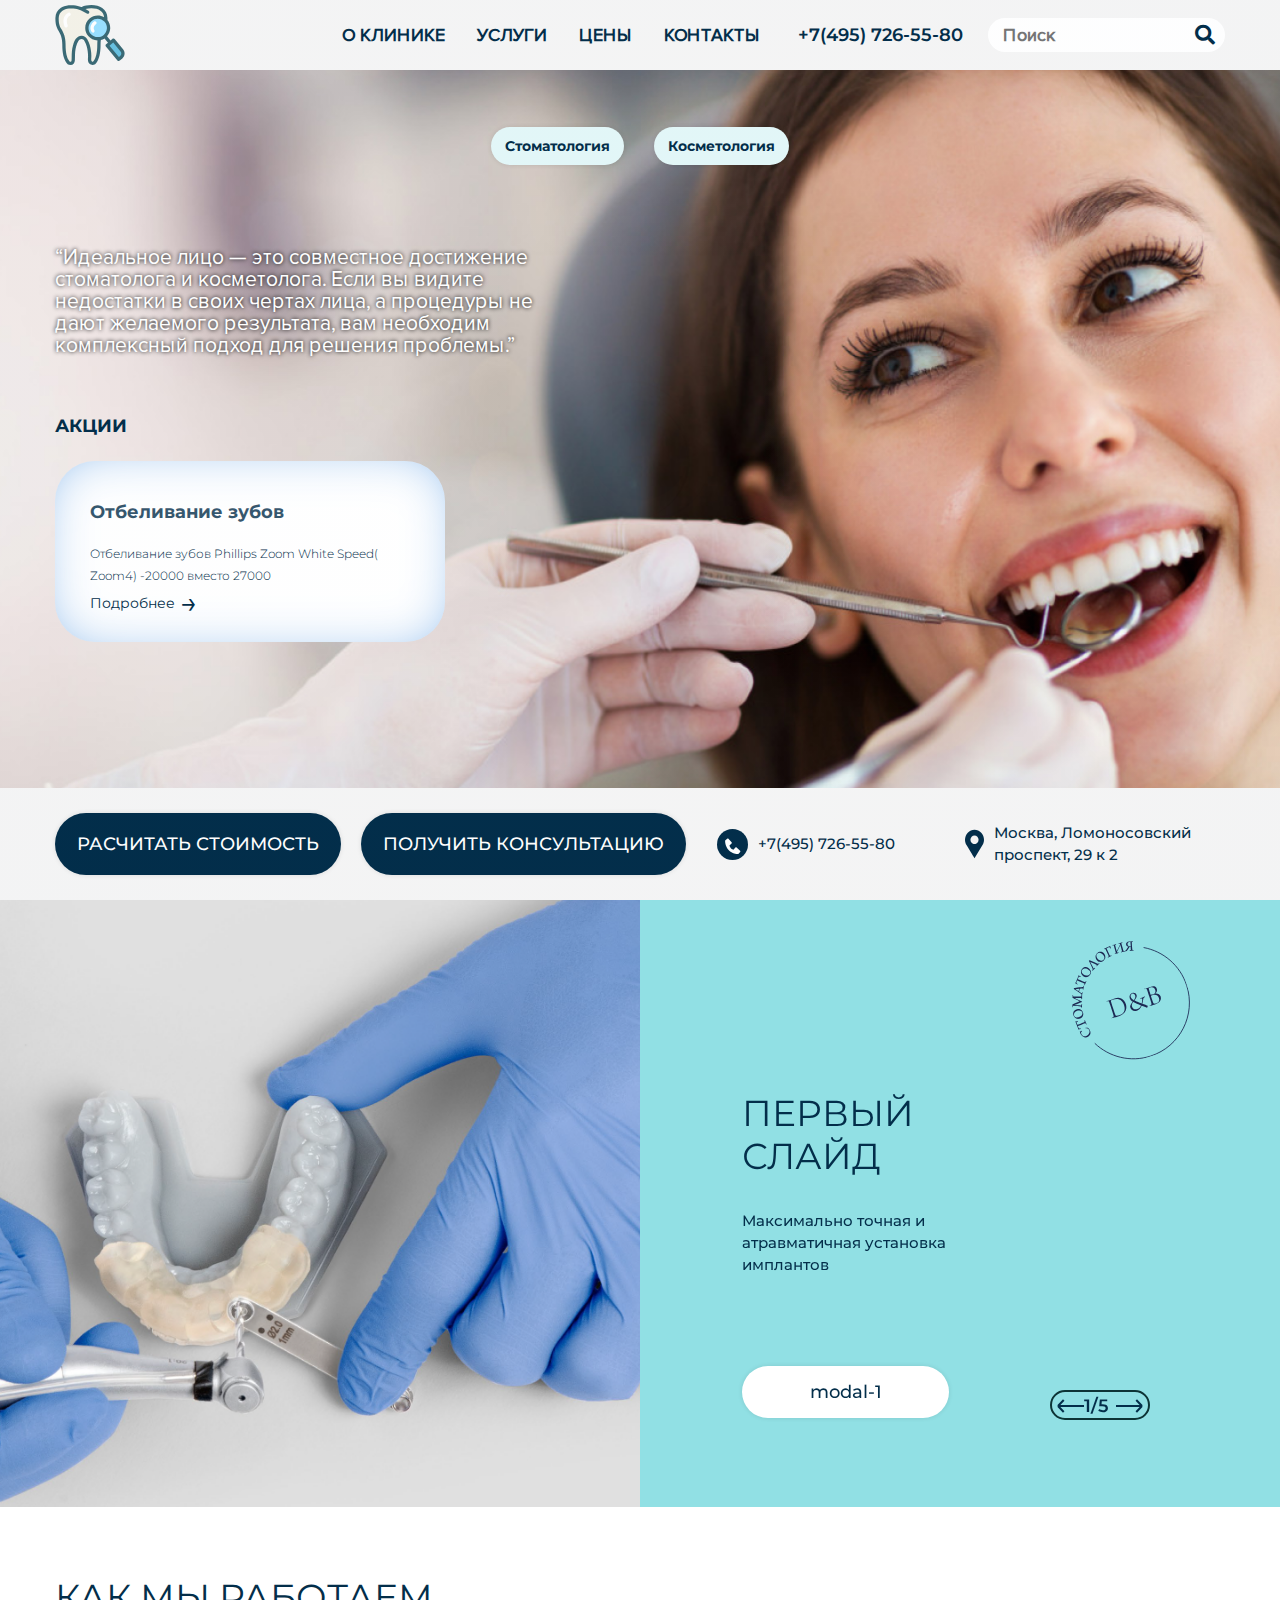
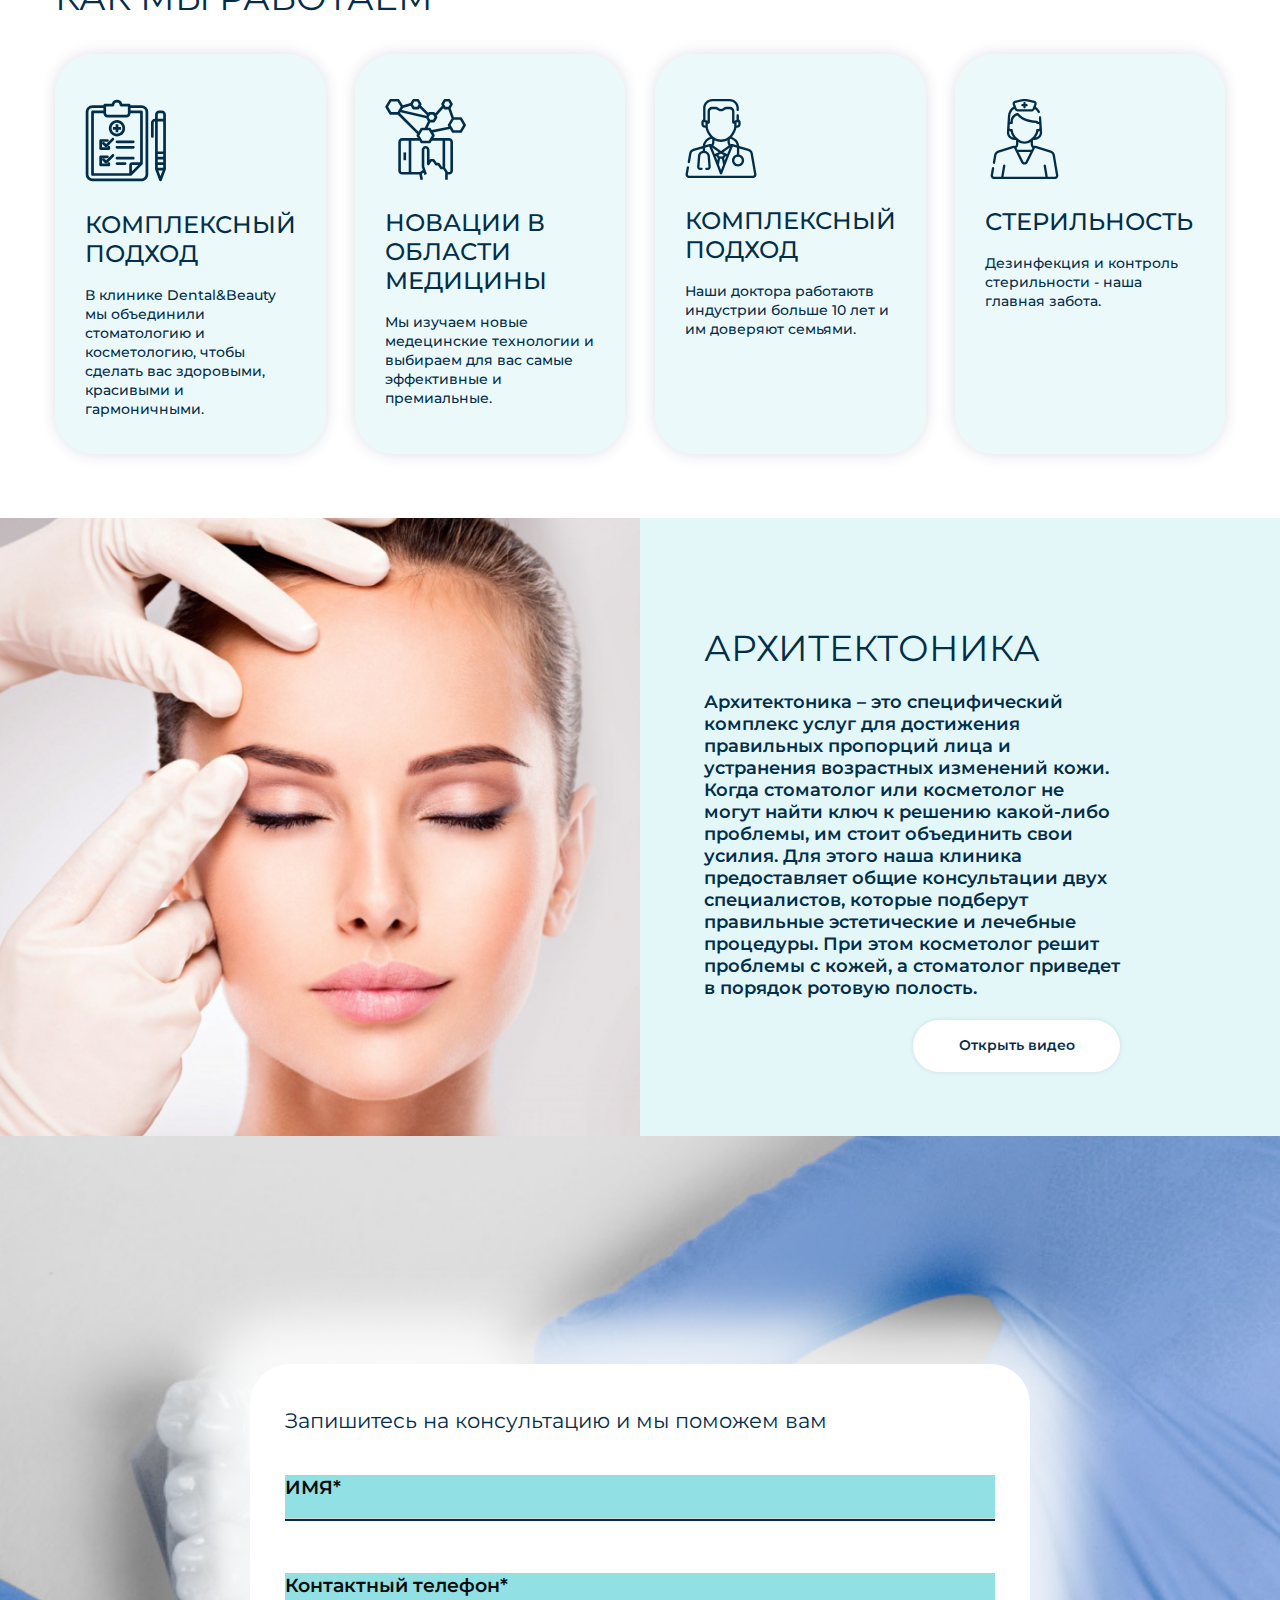
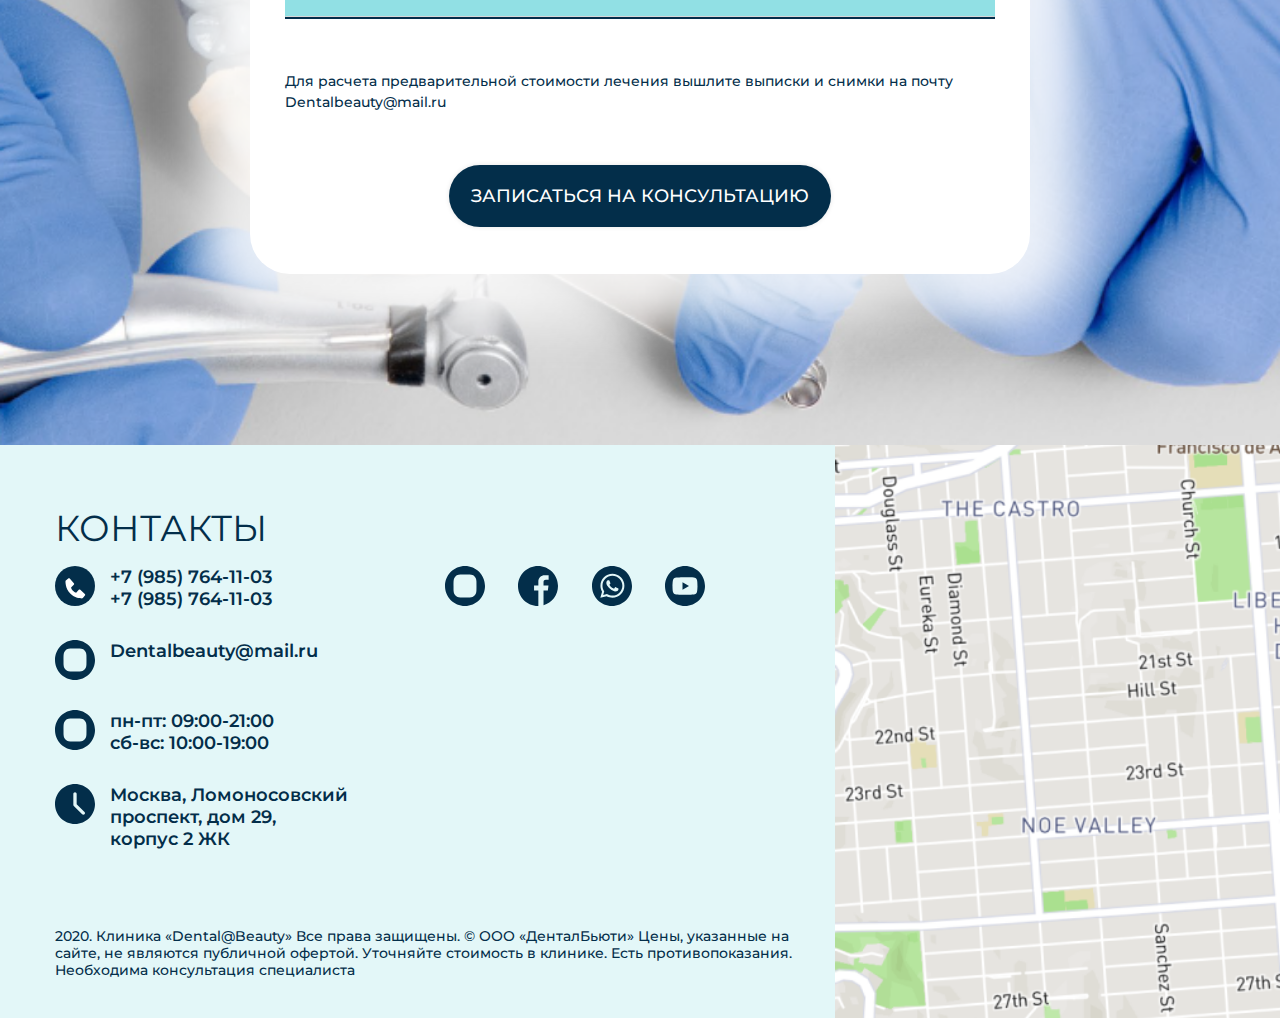
<file: index.html>
<!doctype html>
<html>

<head>
  <title>boot-dental</title>
  <meta charset="utf-8">
  <meta name="viewport" content="width=device-width,initial-scale=1,shrink-to-fit=no">
  <link href="assets/css/app.css" rel="stylesheet">
</head>

<body>
  <div class="wrapper">
    <main class="page">
      <header class="header" id="header">
        <div class="header__wrapper">
          <div class="container">
            <div class="header__body row"><a class="header__logo" href="#!"><img src="assets/img/logo.svg" alt=""></a>
              <ul class="header__menu header-menu row no-gutters" id="header__menu">
                <div class="header__menu_overlay">
                  <div class="ibg bg"><img src="assets/img/dental-1.png" alt=""></div>
                </div><i class="header-close fa fa-times"></i>
                <li class="header-menu__item"><a class="header-menu__link" href="#slider">О клинике</a></li>
                <li class="header-menu__item"><a class="header-menu__link" href="#work">Услуги</a></li>
                <li class="header-menu__item"><a class="header-menu__link" href="#arhi">Цены</a></li>
                <li class="header-menu__item"><a class="header-menu__link" href="#footer">Контакты</a></li>
              </ul>
              <div class="header__service header-service">
                <div class="header-service__body row no-gutters"><a class="header-service__phone col-xl-5"
                    href="#!">+7(495) 726-55-80</a>
                  <div class="header-service__search col-xl-7"><input class="search-input" placeholder="Поиск"><i
                      class="fa fa-search"></i></div>
                </div>
              </div><i class="header-burger fa fa-bars"></i>
            </div>
          </div>
        </div>
      </header>
      <section class="top" id="top">
        <div class="top__wrapper">
          <div class="item container-fluid">
            <div class="ibg bg"><img src="assets/img/dental-1.png" alt=""></div>
            <div class="row no-gutters">
              <div class="container bunner">
                <div class="bunner__body row">
                  <div class="bunner__buttons row no-gutters"><button class="btn btn-primary btn-primary-all"
                      type="button">Стоматология</button><button class="btn btn-primary btn-primary-all"
                      type="button">Косметология</button></div>
                  <div class="bunner__discription col-md-9 col-lg-8 col-xl-5"><span>“Идеальное лицо — это совместное
                      достижение стоматолога и косметолога. Если вы видите недостатки в своих чертах лица, а процедуры
                      не дают желаемого результата, вам необходим комплексный подход для решения проблемы.”</span>
                    <p>“Идеальное лицо — это совместное достижение стоматолога и косметолога."</p>
                  </div>
                  <h1 class="bunner__title">акции</h1>
                  <div class="bunner__info bunner-info col-md-6 col-lg-4">
                    <div class="bunner-info__body">
                      <div class="bunner-info__title">Отбеливание зубов</div>
                      <div class="bunner-info__text">Отбеливание зубов Phillips Zoom White Speed( Zoom4) -20000 вместо
                        27000</div><a class="bunner-info__link" href="#!">Подробнее<i>&#8594;</i></a>
                    </div>
                  </div>
                </div>
              </div>
            </div>
          </div>
          <section class="nav container-fluid" id="nav">
            <div class="nav__wrapper row">
              <div class="container">
                <div class="nav__body row align-items-center">
                  <div class="col-xl-3 col-md-6 col-lg-6 nav__item nav-item">
                    <div class="nav-item__body"><button class="btn btn-primary btn-primary-all btn-primary-all_dark"
                        type="button">расчитать стоимость</button></div>
                  </div>
                  <div class="col-xl-3 col-md-6 col-lg-6 nav__item nav-item">
                    <div class="nav-item__body"><button
                        class="btn btn-primary btn-primary-all btn-primary-all_dark proba-item__button"
                        type="button">получить консультацию</button></div>
                  </div>
                  <div class="col-xl-3 col-md-6 col-lg-6 nav__item nav-item">
                    <div class="nav-item__body d-flex align-items-center">
                      <div class="nav-item__icon"><img src="assets/img/Group9.svg" alt="img"></div>
                      <div class="nav-item__text">+7(495) 726-55-80</div>
                    </div>
                  </div>
                  <div class="col-xl-3 col-md-6 col-lg-6 nav__item nav-item">
                    <div class="nav-item__body d-flex align-items-center">
                      <div class="nav-item__icon"><img src="assets/img/Vector.svg" alt="img"></div>
                      <div class="nav-item__text">Москва, Ломоносовский проспект, 29 к 2</div>
                    </div>
                  </div>
                </div>
              </div>
            </div>
          </section>
        </div>
      </section>
      <section class="slider-main" id="slider">
        <div class="slider-main__wrapper">
          <div class="container-fluid">
            <div class="slider-main__body">
              <div class="slider-main__arrows slider-main-arrows">
                <div class="slider-main-arrows__arrow_prev slider-main-arrows__arrow"><img
                    src="assets/img/arrow-left.svg" alt="img"></div>
                <div class="slider-main-arrows__arrow_next slider-main-arrows__arrow"><img
                    src="assets/img/arrow-right.svg" alt="img"></div>
              </div>
              <div class="slider-main-js">
                <div class="slider-main__item slider-main-item">
                  <div class="slider-main-item__body row">
                    <div class="col-12 col-lg-6 relative slider-main-item__left">
                      <div class="ibg bg"><img src="assets/img/img-1.png" alt=""></div>
                    </div>
                    <div class="col-12 col-lg-6">
                      <div class="slider-main-item__content slider-main-item-content">
                        <div class="slider-main-item-content__body row no-gutters flex-column">
                          <div class="col-2 col-md-4 slider-main-item-content__icon offset-7"><img
                              src="assets/img/img-2.svg" alt="img"></div>
                          <div class="col-6 slider-main-item-content__title common-Title">первый слайд</div>
                          <div class="col-6 slider-main-item-content__text">Максимально точная и атравматичная установка
                            имплантов</div>
                          <div class="col-4 slider-main-item-content__button popup__init"><button
                              class="btn btn-primary btn-primary-all popup-init-js" type="button"
                              rel="slide-1-popup">modal-1</button></div>
                        </div>
                      </div>
                    </div>
                  </div>
                </div>
                <div class="slider-main__item slider-main-item">
                  <div class="slider-main-item__body row">
                    <div class="col-12 col-lg-6 relative slider-main-item__left">
                      <div class="ibg bg"><img src="assets/img/img-1.png" alt=""></div>
                    </div>
                    <div class="col-12 col-lg-6">
                      <div class="slider-main-item__content slider-main-item-content">
                        <div class="slider-main-item-content__body row no-gutters flex-column">
                          <div class="col-2 col-md-4 slider-main-item-content__icon offset-7"><img
                              src="assets/img/img-2.svg" alt="img"></div>
                          <div class="col-6 slider-main-item-content__title common-Title">второй слайд</div>
                          <div class="col-6 slider-main-item-content__text">Максимально точная и атравматичная установка
                            имплантов</div>
                          <div class="col-4 slider-main-item-content__button popup__init"><button
                              class="btn btn-primary btn-primary-all popup-init-js" type="button"
                              rel="slide-2-popup">modal-2</button></div>
                        </div>
                      </div>
                    </div>
                  </div>
                </div>
                <div class="slider-main__item slider-main-item">
                  <div class="slider-main-item__body row">
                    <div class="col-12 col-lg-6 relative slider-main-item__left">
                      <div class="ibg bg"><img src="assets/img/img-1.png" alt=""></div>
                    </div>
                    <div class="col-12 col-lg-6">
                      <div class="slider-main-item__content slider-main-item-content">
                        <div class="slider-main-item-content__body row no-gutters flex-column">
                          <div class="col-2 col-md-4 slider-main-item-content__icon offset-7"><img
                              src="assets/img/img-2.svg" alt="img"></div>
                          <div class="col-6 slider-main-item-content__title common-Title">третий слайд</div>
                          <div class="col-6 slider-main-item-content__text">Максимально точная и атравматичная установка
                            имплантов</div>
                          <div class="col-4 slider-main-item-content__button popup__init"><button
                              class="btn btn-primary btn-primary-all popup-init-js" type="button"
                              rel="slide-3-popup">modal-3</button></div>
                        </div>
                      </div>
                    </div>
                  </div>
                </div>
                <div class="slider-main__item slider-main-item">
                  <div class="slider-main-item__body row">
                    <div class="col-12 col-lg-6 relative slider-main-item__left">
                      <div class="ibg bg"><img src="assets/img/img-1.png" alt=""></div>
                    </div>
                    <div class="col-12 col-lg-6">
                      <div class="slider-main-item__content slider-main-item-content">
                        <div class="slider-main-item-content__body row no-gutters flex-column">
                          <div class="col-2 col-md-4 slider-main-item-content__icon offset-7"><img
                              src="assets/img/img-2.svg" alt="img"></div>
                          <div class="col-6 slider-main-item-content__title common-Title">четвертый слайд</div>
                          <div class="col-6 slider-main-item-content__text">Максимально точная и атравматичная установка
                            имплантов</div>
                          <div class="col-4 slider-main-item-content__button popup__init"><button
                              class="btn btn-primary btn-primary-all popup-init-js" type="button"
                              rel="slide-4-popup">modal-4</button></div>
                        </div>
                      </div>
                    </div>
                  </div>
                </div>
                <div class="slider-main__item slider-main-item">
                  <div class="slider-main-item__body row">
                    <div class="col-12 col-lg-6 relative slider-main-item__left">
                      <div class="ibg bg"><img src="assets/img/img-1.png" alt=""></div>
                    </div>
                    <div class="col-12 col-lg-6">
                      <div class="slider-main-item__content slider-main-item-content">
                        <div class="slider-main-item-content__body row no-gutters flex-column">
                          <div class="col-2 col-md-4 slider-main-item-content__icon offset-7"><img
                              src="assets/img/img-2.svg" alt="img"></div>
                          <div class="col-6 slider-main-item-content__title common-Title">пятый слайд</div>
                          <div class="col-6 slider-main-item-content__text">Максимально точная и атравматичная установка
                            имплантов</div>
                          <div class="col-4 slider-main-item-content__button popup__init"><button
                              class="btn btn-primary btn-primary-all popup-init-js" type="button"
                              rel="slide-5-popup">modal-5</button></div>
                        </div>
                      </div>
                    </div>
                  </div>
                </div>
              </div>
            </div>
          </div>
        </div>
      </section>
      <section class="work" id="work">
        <div class="work__wrapper">
          <div class="container">
            <div class="row">
              <h2 class="common-Title">Как мы работаем</h2>
              <ul class="work__body">
                <li class="work__item work-item">
                  <div class="work-item__body"><img class="work-item__img" src="assets/img/work/img-14.svg" alt="img">
                    <div class="work-item__title">Комплексный подход</div>
                    <div class="work-item__description">В клинике Dental&amp;Beauty мы объединили стоматологию и
                      косметологию, чтобы сделать вас здоровыми, красивыми и гармоничными.</div>
                  </div>
                </li>
                <li class="work__item work-item">
                  <div class="work-item__body"><img class="work-item__img" src="assets/img/work/img-16.svg" alt="img">
                    <div class="work-item__title">новации в области медицины</div>
                    <div class="work-item__description">Мы изучаем новые медецинские технологии и выбираем для вас самые
                      эффективные и премиальные.</div>
                  </div>
                </li>
                <li class="work__item work-item">
                  <div class="work-item__body"><img class="work-item__img" src="assets/img/work/img-11.svg" alt="img">
                    <div class="work-item__title">Комплексный подход</div>
                    <div class="work-item__description">Наши доктора работаютв индустрии больше 10 лет и им доверяют
                      семьями.</div>
                  </div>
                </li>
                <li class="work__item work-item">
                  <div class="work-item__body"><img class="work-item__img" src="assets/img/work/img-17.svg" alt="img">
                    <div class="work-item__title">стерильность</div>
                    <div class="work-item__description">Дезинфекция и контроль стерильности - наша главная забота.</div>
                  </div>
                </li>
              </ul>
            </div>
          </div>
        </div>
      </section>
      <section class="arhi" id="arhi">
        <div class="arhi__wrapper">
          <div class="container-fluid">
            <div class="arhi__body row">
              <div class="col-lg-6 arhi__item arhi-item">
                <div class="ibg bg"><img src="assets/img/img-10.png" alt=""></div>
              </div>
              <div class="col-lg-6 arhi__item arhi-item">
                <div class="arhi-item__body">
                  <h2 class="common-Title">Архитектоника</h2>
                  <div class="arhi-item__description">Архитектоника – это специфический комплекс услуг для достижения
                    правильных пропорций лица и устранения возрастных изменений кожи. Когда стоматолог или косметолог не
                    могут найти ключ к решению какой-либо проблемы, им стоит объединить свои усилия. Для этого наша
                    клиника предоставляет общие консультации двух специалистов, которые подберут правильные эстетические
                    и лечебные процедуры. При этом косметолог решит проблемы с кожей, а стоматолог приведет в порядок
                    ротовую полость.</div>
                  <div class="arhi-item__button popup__init"><button
                      class="btn btn-primary btn-primary-all ml-auto popup-init-js" type="button"
                      rel="first-popup">Открыть видео</button></div>
                </div>
              </div>
            </div>
          </div>
        </div>
      </section>
      <section class="contacts" id="contacts">
        <div class="contacts__wrapper" style="position: relative">
          <div class="ibg bg"><img src="assets/img/img-1.png" alt="img"></div>
          <div class="container">
            <div class="contacts__body row justify-content-center">
              <form class="connect__form col-lg-8">
                <h3>Запишитесь на консультацию и мы поможем вам</h3>
                <div>
                  <div class="connect__form-item"><input id="name" required="" placeholder=" Denzel Washington"><label
                      for="name">ИМЯ*</label></div>
                  <div class="connect__form-item"><input id="email" type="email" required=""
                      placeholder=" thebestmail@mail.com"><label for="email">Контактный телефон*</label></div>
                  <div class="connect__form-item">Для расчета предварительной стоимости лечения вышлите выписки и снимки
                    на почту Dentalbeauty@mail.ru</div>
                </div>
                <div class="form__submit-button"><button class="btn btn-primary btn-primary-all btn-primary-all_dark"
                    type="submit">Записаться на консультацию</button></div>
              </form>
            </div>
          </div>
        </div>
      </section>
      <section class="footer" id="footer">
        <div class="footer__wrapper">
          <div class="container">
            <div class="footer__body row">
              <div class="col-xs-12 order-2 order-xl-1 col-xl-8 footer__item_left footer-item">
                <div class="footer-item__body">
                  <h2 class="common-Title">Контакты</h2>
                  <div class="footer-item__content footer-item-content">
                    <div class="footer-item-content__body row no-gutters">
                      <ul class="footer-item-content__left col-md-6 flex-column align-items-start">
                        <li class="nav-item">
                          <div class="nav-item__body d-flex"><img class="nav-item__icon" src="assets/img/Group9.svg"
                              alt="img">
                            <div class="nav-item__text nav-item-text">
                              <div class="nav-item-text__body row no-gutters flex-column">
                                <div class="nav-item__text">+7 (985) 764-11-03</div>
                                <div class="nav-item__text">+7 (985) 764-11-03</div>
                                <div class="nav-item__text"></div>
                              </div>
                            </div>
                          </div>
                        </li>
                        <li class="nav-item">
                          <div class="nav-item__body d-flex"><img class="nav-item__icon"
                              src="assets/img/footer/img-1.svg" alt="img">
                            <div class="nav-item__text nav-item-text">
                              <div class="nav-item-text__body row no-gutters flex-column">
                                <div class="nav-item__text">Dentalbeauty@mail.ru</div>
                                <div class="nav-item__text"></div>
                                <div class="nav-item__text"></div>
                              </div>
                            </div>
                          </div>
                        </li>
                        <li class="nav-item">
                          <div class="nav-item__body d-flex"><img class="nav-item__icon"
                              src="assets/img/footer/img-2.svg" alt="img">
                            <div class="nav-item__text nav-item-text">
                              <div class="nav-item-text__body row no-gutters flex-column">
                                <div class="nav-item__text">пн-пт: 09:00-21:00</div>
                                <div class="nav-item__text">сб-вс: 10:00-19:00</div>
                                <div class="nav-item__text"></div>
                              </div>
                            </div>
                          </div>
                        </li>
                        <li class="nav-item">
                          <div class="nav-item__body d-flex"><img class="nav-item__icon"
                              src="assets/img/footer/clock.svg" alt="img">
                            <div class="nav-item__text nav-item-text">
                              <div class="nav-item-text__body row no-gutters flex-column">
                                <div class="nav-item__text">Москва, Ломоносовский</div>
                                <div class="nav-item__text">проспект, дом 29,</div>
                                <div class="nav-item__text">корпус 2 ЖК</div>
                              </div>
                            </div>
                          </div>
                        </li>
                      </ul>
                      <div class="footer-item-content__right col-12 col-md-4">
                        <ul
                          class="footer-item-content__icons row no-gutters justify-content-md-between justify-content-around">
                          <li><a href="#!"><img src="assets/img/footer/img-1.svg" alt="img"></a></li>
                          <li><a href="#!"><img src="assets/img/footer/facebook.svg" alt="img"></a></li>
                          <li><a href="#!"><img src="assets/img/footer/whatsapp.svg" alt="img"></a></li>
                          <li><a href="#!"><img src="assets/img/footer/youtube.svg" alt="img"></a></li>
                        </ul>
                      </div>
                    </div>
                  </div>
                  <div class="footer-item__description">2020. Клиника «Dental@Beauty» Все права защищены. © ООО
                    «‎ДенталБьюти» Цены, указанные на сайте, не являются публичной офертой. Уточняйте стоимость в
                    клинике. Есть противопоказания. Необходима консультация специалиста</div>
                </div>
              </div>
              <div class="col-xs-12 order-1 order-xl-2 col-xl-3 footer-map">
                <div class="footer-map__img">
                  <div class="ibg bg"><img src="assets/img/footer/map.png" alt=""></div>
                </div>
              </div>
            </div>
          </div>
        </div>
      </section>
      <div class="up_down_btn" title="Наверх">↑</div>
      <div class="cssload">
        <div class="cssload-loader" id="p_prldr">
          <div class="cssload-inner cssload-one"></div>
          <div class="cssload-inner cssload-two"></div>
          <div class="cssload-inner cssload-three"></div>
        </div>
      </div>
      <section class="modaL" id="modaL">
        <div class="popup first-popup">
          <div class="popup__overlay"></div>
          <div class="popup__inner">
            <div id="player" data-plyr-provider="youtube" data-plyr-embed-id="bTqVqk7FSmY"></div><span
              class="icon-close2 close-js"></span>
          </div>
        </div>
        <div class="popup slide-1-popup">
          <div class="popup__overlay"></div>
          <div class="popup__inner">
            <p>попап слайда 1</p><span class="icon-close2 close-js"></span>
          </div>
        </div>
        <div class="popup slide-2-popup">
          <div class="popup__overlay"></div>
          <div class="popup__inner">
            <p>попап слайда 2</p><span class="icon-close2 close-js"></span>
          </div>
        </div>
        <div class="popup slide-3-popup">
          <div class="popup__overlay"></div>
          <div class="popup__inner">
            <p>попап слайда 3</p><span class="icon-close2 close-js"></span>
          </div>
        </div>
        <div class="popup slide-4-popup">
          <div class="popup__overlay"></div>
          <div class="popup__inner">
            <p>попап слайда 4</p><span class="icon-close2 close-js"></span>
          </div>
        </div>
        <div class="popup slide-5-popup">
          <div class="popup__overlay"></div>
          <div class="popup__inner">
            <p>попап слайда 5</p><span class="icon-close2 close-js"></span>
          </div>
        </div>
      </section>
    </main>
  </div>
  <script src="assets/js/app.js"></script>
</body>

</html>
</file>
<file: assets/css/app.css>
@import url(https://fonts.googleapis.com/css2?family=Montserrat:ital,wght@0,400;0,700;1,700&family=Rubik:wght@300;400;500&display=swap);
@import url(https://use.fontawesome.com/releases/v5.0.13/css/all.css);
@import url(https://fonts.googleapis.com/css2?family=Montserrat:ital,wght@1,800&display=swap);
@import url(https://fonts.googleapis.com/css2?family=Balsamiq+Sans:ital,wght@0,400;0,700;1,400;1,700&display=swap);
@import url(https://fonts.googleapis.com/css2?family=Anton&display=swap);
.slick-slider {
  -webkit-box-sizing: border-box;
  box-sizing: border-box;
  -webkit-user-select: none;
  -moz-user-select: none;
  -ms-user-select: none;
  user-select: none;
  -webkit-touch-callout: none;
  -khtml-user-select: none;
  -ms-touch-action: pan-y;
  touch-action: pan-y;
  -webkit-tap-highlight-color: transparent;
}
.slick-list,
.slick-slider {
  position: relative;
  display: block;
}
.slick-list {
  overflow: hidden;
  margin: 0;
  padding: 0;
}
.slick-list:focus {
  outline: none;
}
.slick-list.dragging {
  cursor: pointer;
  cursor: hand;
}
.slick-slider .slick-list,
.slick-slider .slick-track {
  -webkit-transform: translateZ(0);
  -ms-transform: translateZ(0);
  transform: translateZ(0);
}
.slick-track {
  position: relative;
  top: 0;
  left: 0;
  display: block;
  margin-left: auto;
  margin-right: auto;
}
.slick-track:after,
.slick-track:before {
  display: table;
  content: "";
}
.slick-track:after {
  clear: both;
}
.slick-loading .slick-track {
  visibility: hidden;
}
.slick-slide {
  display: none;
  float: left;
  height: 100%;
  min-height: 1px;
}
[dir="rtl"] .slick-slide {
  float: right;
}
.slick-slide img {
  display: block;
}
.slick-slide.slick-loading img {
  display: none;
}
.slick-slide.dragging img {
  pointer-events: none;
}
.slick-initialized .slick-slide {
  display: block;
}
.slick-loading .slick-slide {
  visibility: hidden;
}
.slick-vertical .slick-slide {
  display: block;
  height: auto;
  border: 1px solid rgba(0, 0, 0, 0);
}
.slick-arrow.slick-hidden {
  display: none;
}
@font-face {
font-family: ProximaNova-Regular;
src:
local(ProximaNova-Regular),
url('../fonts/ProximaNova-Regular.woff') format('woff'),
url('../fonts/ProximaNova-Regular.ttf') format('truetype'),
url('../fonts/ProximaNova-Regular}') format('embedded-opentype'),
url('../fonts/ProximaNova-Regular.svg  ') format('svg'),
url('../fonts/ProximaNova-Regular.otf  '),
url('../fonts/ProximaNova-Regular.eot  ');
font-weight: normal;
font-style: normal;
font-stretch: normal;
}

@-webkit-keyframes plyr-progress {
  to {
    background-position: 25px 0;
  }
}
@keyframes plyr-progress {
  to {
    background-position: 25px 0;
  }
}
@-webkit-keyframes plyr-popup {
  0% {
    opacity: 0.5;
    -webkit-transform: translateY(10px);
    transform: translateY(10px);
  }
  to {
    opacity: 1;
    -webkit-transform: translateY(0);
    transform: translateY(0);
  }
}
@keyframes plyr-popup {
  0% {
    opacity: 0.5;
    -webkit-transform: translateY(10px);
    transform: translateY(10px);
  }
  to {
    opacity: 1;
    -webkit-transform: translateY(0);
    transform: translateY(0);
  }
}
@-webkit-keyframes plyr-fade-in {
  0% {
    opacity: 0;
  }
  to {
    opacity: 1;
  }
}
@keyframes plyr-fade-in {
  0% {
    opacity: 0;
  }
  to {
    opacity: 1;
  }
}
.plyr {
  -moz-osx-font-smoothing: auto;
  -webkit-font-smoothing: subpixel-antialiased;
  direction: ltr;
  font-family: Avenir, Avenir Next, Helvetica Neue, Segoe UI, Helvetica, Arial,
    sans-serif;
  font-variant-numeric: tabular-nums;
  font-weight: 500;
  line-height: 1.7;
  max-width: 100%;
  min-width: 200px;
  position: relative;
  text-shadow: none;
  -webkit-transition: -webkit-box-shadow 0.3s ease;
  transition: -webkit-box-shadow 0.3s ease;
  -o-transition: box-shadow 0.3s ease;
  transition: box-shadow 0.3s ease;
  transition: box-shadow 0.3s ease, -webkit-box-shadow 0.3s ease;
}
.plyr audio,
.plyr video {
  border-radius: inherit;
  height: auto;
  vertical-align: middle;
  width: 100%;
}
.plyr button {
  font: inherit;
  line-height: inherit;
  width: auto;
}
.plyr:focus {
  outline: 0;
}
.plyr--full-ui {
  -webkit-box-sizing: border-box;
  box-sizing: border-box;
}
.plyr--full-ui *,
.plyr--full-ui :after,
.plyr--full-ui :before {
  -webkit-box-sizing: inherit;
  box-sizing: inherit;
}
.plyr--full-ui a,
.plyr--full-ui button,
.plyr--full-ui input,
.plyr--full-ui label {
  -ms-touch-action: manipulation;
  touch-action: manipulation;
}
.plyr__badge {
  background: #4a5764;
  border-radius: 2px;
  color: #fff;
  font-size: 9px;
  line-height: 1;
  padding: 3px 4px;
}
.plyr--full-ui ::-webkit-media-text-track-container {
  display: none;
}
.plyr__captions {
  -webkit-animation: plyr-fade-in 0.3s ease;
  animation: plyr-fade-in 0.3s ease;
  bottom: 0;
  color: #fff;
  display: none;
  font-size: 14px;
  left: 0;
  padding: 10px;
  position: absolute;
  text-align: center;
  -webkit-transition: -webkit-transform 0.4s ease-in-out;
  transition: -webkit-transform 0.4s ease-in-out;
  -o-transition: transform 0.4s ease-in-out;
  transition: transform 0.4s ease-in-out;
  transition: transform 0.4s ease-in-out, -webkit-transform 0.4s ease-in-out;
  width: 100%;
}
.plyr__captions .plyr__caption {
  background: rgba(0, 0, 0, 0.8);
  border-radius: 2px;
  -webkit-box-decoration-break: clone;
  box-decoration-break: clone;
  line-height: 185%;
  padding: 0.2em 0.5em;
  white-space: pre-wrap;
}
.plyr__captions .plyr__caption div {
  display: inline;
}
.plyr__captions span:empty {
  display: none;
}
.plyr--captions-active .plyr__captions {
  display: block;
}
.plyr:not(.plyr--hide-controls) .plyr__controls:not(:empty) ~ .plyr__captions {
  -webkit-transform: translateY(-40px);
  -ms-transform: translateY(-40px);
  transform: translateY(-40px);
}
.plyr__control {
  background: 0 0;
  border: 0;
  border-radius: 3px;
  color: inherit;
  cursor: pointer;
  -ms-flex-negative: 0;
  flex-shrink: 0;
  overflow: visible;
  padding: 7px;
  position: relative;
  -webkit-transition: all 0.3s ease;
  -o-transition: all 0.3s ease;
  transition: all 0.3s ease;
}
.plyr__control svg {
  display: block;
  fill: currentColor;
  height: 18px;
  pointer-events: none;
  width: 18px;
}
.plyr__control:focus {
  outline: 0;
}
.plyr__control.plyr__tab-focus {
  -webkit-box-shadow: 0 0 0 5px rgba(0, 179, 255, 0.5);
  box-shadow: 0 0 0 5px rgba(0, 179, 255, 0.5);
  outline: 0;
}
a.plyr__control {
  text-decoration: none;
}
.plyr__control.plyr__control--pressed .icon--not-pressed,
.plyr__control.plyr__control--pressed .label--not-pressed,
.plyr__control:not(.plyr__control--pressed) .icon--pressed,
.plyr__control:not(.plyr__control--pressed) .label--pressed,
a.plyr__control:after,
a.plyr__control:before {
  display: none;
}
.plyr--audio .plyr__control.plyr__tab-focus,
.plyr--audio .plyr__control:hover,
.plyr--audio .plyr__control[aria-expanded="true"],
.plyr--video .plyr__control.plyr__tab-focus,
.plyr--video .plyr__control:hover,
.plyr--video .plyr__control[aria-expanded="true"] {
  background: #00b3ff;
  color: #fff;
}
.plyr__control--overlaid {
  background: rgba(0, 179, 255, 0.8);
  border: 0;
  border-radius: 100%;
  color: #fff;
  display: none;
  left: 50%;
  padding: 15px;
  position: absolute;
  top: 50%;
  -webkit-transform: translate(-50%, -50%);
  -ms-transform: translate(-50%, -50%);
  transform: translate(-50%, -50%);
  z-index: 2;
}
.plyr__control--overlaid svg {
  left: 2px;
  position: relative;
}
.plyr__control--overlaid:focus,
.plyr__control--overlaid:hover {
  background: #00b3ff;
}
.plyr--playing .plyr__control--overlaid {
  opacity: 0;
  visibility: hidden;
}
.plyr--full-ui.plyr--video .plyr__control--overlaid {
  display: block;
}
.plyr--full-ui ::-webkit-media-controls {
  display: none;
}
.plyr__controls {
  -webkit-box-align: center;
  -ms-flex-align: center;
  align-items: center;
  display: -webkit-box;
  display: -ms-flexbox;
  display: flex;
  -webkit-box-pack: end;
  -ms-flex-pack: end;
  justify-content: flex-end;
  text-align: center;
}
.plyr__controls .plyr__progress__container {
  -webkit-box-flex: 1;
  -ms-flex: 1;
  flex: 1;
  min-width: 0;
}
.plyr__controls .plyr__controls__item {
  margin-left: 2.5px;
}
.plyr__controls .plyr__controls__item:first-child {
  margin-left: 0;
  margin-right: auto;
}
.plyr__controls .plyr__controls__item.plyr__progress__container {
  padding-left: 2.5px;
}
.plyr__controls .plyr__controls__item.plyr__time {
  padding: 0 5px;
}
.plyr__controls .plyr__controls__item.plyr__progress__container:first-child,
.plyr__controls .plyr__controls__item.plyr__time + .plyr__time,
.plyr__controls .plyr__controls__item.plyr__time:first-child {
  padding-left: 0;
}
.plyr__controls .plyr__controls__item.plyr__volume {
  padding-right: 5px;
}
.plyr__controls .plyr__controls__item.plyr__volume:first-child {
  padding-right: 0;
}
.plyr__controls:empty {
  display: none;
}
.plyr--audio .plyr__controls {
  background: #fff;
  border-radius: inherit;
  color: #4a5764;
  padding: 10px;
}
.plyr--video .plyr__controls {
  background: -webkit-gradient(
    linear,
    left top,
    left bottom,
    from(rgba(0, 0, 0, 0)),
    to(rgba(0, 0, 0, 0.7))
  );
  background: -o-linear-gradient(rgba(0, 0, 0, 0), rgba(0, 0, 0, 0.7));
  background: linear-gradient(rgba(0, 0, 0, 0), rgba(0, 0, 0, 0.7));
  border-bottom-left-radius: inherit;
  border-bottom-right-radius: inherit;
  bottom: 0;
  color: #fff;
  left: 0;
  padding: 20px 5px 5px;
  position: absolute;
  right: 0;
  -webkit-transition: opacity 0.4s ease-in-out,
    -webkit-transform 0.4s ease-in-out;
  transition: opacity 0.4s ease-in-out, -webkit-transform 0.4s ease-in-out;
  -o-transition: opacity 0.4s ease-in-out, transform 0.4s ease-in-out;
  transition: opacity 0.4s ease-in-out, transform 0.4s ease-in-out;
  transition: opacity 0.4s ease-in-out, transform 0.4s ease-in-out,
    -webkit-transform 0.4s ease-in-out;
  z-index: 3;
}
.plyr--video.plyr--hide-controls .plyr__controls {
  opacity: 0;
  pointer-events: none;
  -webkit-transform: translateY(100%);
  -ms-transform: translateY(100%);
  transform: translateY(100%);
}
.plyr [data-plyr="airplay"],
.plyr [data-plyr="captions"],
.plyr [data-plyr="fullscreen"],
.plyr [data-plyr="pip"] {
  display: none;
}
.plyr--airplay-supported [data-plyr="airplay"],
.plyr--captions-enabled [data-plyr="captions"],
.plyr--fullscreen-enabled [data-plyr="fullscreen"],
.plyr--pip-supported [data-plyr="pip"] {
  display: inline-block;
}
.plyr__menu {
  display: -webkit-box;
  display: -ms-flexbox;
  display: flex;
  position: relative;
}
.plyr__menu .plyr__control svg {
  -webkit-transition: -webkit-transform 0.3s ease;
  transition: -webkit-transform 0.3s ease;
  -o-transition: transform 0.3s ease;
  transition: transform 0.3s ease;
  transition: transform 0.3s ease, -webkit-transform 0.3s ease;
}
.plyr__menu .plyr__control[aria-expanded="true"] svg {
  -webkit-transform: rotate(90deg);
  -ms-transform: rotate(90deg);
  transform: rotate(90deg);
}
.plyr__menu .plyr__control[aria-expanded="true"] .plyr__tooltip {
  display: none;
}
.plyr__menu__container {
  -webkit-animation: plyr-popup 0.2s ease;
  animation: plyr-popup 0.2s ease;
  background: hsla(0, 0%, 100%, 0.9);
  border-radius: 4px;
  bottom: 100%;
  -webkit-box-shadow: 0 1px 2px rgba(0, 0, 0, 0.15);
  box-shadow: 0 1px 2px rgba(0, 0, 0, 0.15);
  color: #4a5764;
  font-size: 16px;
  margin-bottom: 10px;
  position: absolute;
  right: -3px;
  text-align: left;
  white-space: nowrap;
  z-index: 3;
}
.plyr__menu__container > div {
  overflow: hidden;
  -webkit-transition: height 0.35s cubic-bezier(0.4, 0, 0.2, 1),
    width 0.35s cubic-bezier(0.4, 0, 0.2, 1);
  -o-transition: height 0.35s cubic-bezier(0.4, 0, 0.2, 1),
    width 0.35s cubic-bezier(0.4, 0, 0.2, 1);
  transition: height 0.35s cubic-bezier(0.4, 0, 0.2, 1),
    width 0.35s cubic-bezier(0.4, 0, 0.2, 1);
}
.plyr__menu__container:after {
  border: 4px solid rgba(0, 0, 0, 0);
  border-top-color: hsla(0, 0%, 100%, 0.9);
  content: "";
  height: 0;
  position: absolute;
  right: 15px;
  top: 100%;
  width: 0;
}
.plyr__menu__container [role="menu"] {
  padding: 7px;
}
.plyr__menu__container [role="menuitem"],
.plyr__menu__container [role="menuitemradio"] {
  margin-top: 2px;
}
.plyr__menu__container [role="menuitem"]:first-child,
.plyr__menu__container [role="menuitemradio"]:first-child {
  margin-top: 0;
}
.plyr__menu__container .plyr__control {
  -webkit-box-align: center;
  -ms-flex-align: center;
  align-items: center;
  color: #4a5764;
  display: -webkit-box;
  display: -ms-flexbox;
  display: flex;
  font-size: 14px;
  padding: 4px 11px;
  -webkit-user-select: none;
  -moz-user-select: none;
  -ms-user-select: none;
  user-select: none;
  width: 100%;
}
.plyr__menu__container .plyr__control > span {
  -webkit-box-align: inherit;
  -ms-flex-align: inherit;
  align-items: inherit;
  display: -webkit-box;
  display: -ms-flexbox;
  display: flex;
  width: 100%;
}
.plyr__menu__container .plyr__control:after {
  border: 4px solid rgba(0, 0, 0, 0);
  content: "";
  position: absolute;
  top: 50%;
  -webkit-transform: translateY(-50%);
  -ms-transform: translateY(-50%);
  transform: translateY(-50%);
}
.plyr__menu__container .plyr__control--forward {
  padding-right: 28px;
}
.plyr__menu__container .plyr__control--forward:after {
  border-left-color: rgba(74, 87, 100, 0.8);
  right: 5px;
}
.plyr__menu__container .plyr__control--forward.plyr__tab-focus:after,
.plyr__menu__container .plyr__control--forward:hover:after {
  border-left-color: currentColor;
}
.plyr__menu__container .plyr__control--back {
  font-weight: 500;
  margin: 7px 7px 3px;
  padding-left: 28px;
  position: relative;
  width: calc(100% - 14px);
}
.plyr__menu__container .plyr__control--back:after {
  border-right-color: rgba(74, 87, 100, 0.8);
  left: 7px;
}
.plyr__menu__container .plyr__control--back:before {
  background: #c1c9d1;
  -webkit-box-shadow: 0 1px 0 #fff;
  box-shadow: 0 1px 0 #fff;
  content: "";
  height: 1px;
  left: 0;
  margin-top: 4px;
  overflow: hidden;
  position: absolute;
  right: 0;
  top: 100%;
}
.plyr__menu__container .plyr__control--back.plyr__tab-focus:after,
.plyr__menu__container .plyr__control--back:hover:after {
  border-right-color: currentColor;
}
.plyr__menu__container .plyr__control[role="menuitemradio"] {
  padding-left: 7px;
}
.plyr__menu__container .plyr__control[role="menuitemradio"]:after,
.plyr__menu__container .plyr__control[role="menuitemradio"]:before {
  border-radius: 100%;
}
.plyr__menu__container .plyr__control[role="menuitemradio"]:before {
  background: rgba(0, 0, 0, 0.1);
  content: "";
  display: block;
  -ms-flex-negative: 0;
  flex-shrink: 0;
  height: 16px;
  margin-right: 10px;
  -webkit-transition: all 0.3s ease;
  -o-transition: all 0.3s ease;
  transition: all 0.3s ease;
  width: 16px;
}
.plyr__menu__container .plyr__control[role="menuitemradio"]:after {
  background: #fff;
  border: 0;
  height: 6px;
  left: 12px;
  opacity: 0;
  top: 50%;
  -webkit-transform: translateY(-50%) scale(0);
  -ms-transform: translateY(-50%) scale(0);
  transform: translateY(-50%) scale(0);
  -webkit-transition: opacity 0.3s ease, -webkit-transform 0.3s ease;
  transition: opacity 0.3s ease, -webkit-transform 0.3s ease;
  -o-transition: transform 0.3s ease, opacity 0.3s ease;
  transition: transform 0.3s ease, opacity 0.3s ease;
  transition: transform 0.3s ease, opacity 0.3s ease,
    -webkit-transform 0.3s ease;
  width: 6px;
}
.plyr__menu__container
  .plyr__control[role="menuitemradio"][aria-checked="true"]:before {
  background: #00b3ff;
}
.plyr__menu__container
  .plyr__control[role="menuitemradio"][aria-checked="true"]:after {
  opacity: 1;
  -webkit-transform: translateY(-50%) scale(1);
  -ms-transform: translateY(-50%) scale(1);
  transform: translateY(-50%) scale(1);
}
.plyr__menu__container
  .plyr__control[role="menuitemradio"].plyr__tab-focus:before,
.plyr__menu__container .plyr__control[role="menuitemradio"]:hover:before {
  background: rgba(0, 0, 0, 0.1);
}
.plyr__menu__container .plyr__menu__value {
  -webkit-box-align: center;
  -ms-flex-align: center;
  align-items: center;
  display: -webkit-box;
  display: -ms-flexbox;
  display: flex;
  margin-left: auto;
  margin-right: -5px;
  overflow: hidden;
  padding-left: 25px;
  pointer-events: none;
}
.plyr--full-ui input[type="range"] {
  -webkit-appearance: none;
  background: 0 0;
  border: 0;
  border-radius: 26px;
  color: #00b3ff;
  display: block;
  height: 19px;
  margin: 0;
  padding: 0;
  -webkit-transition: -webkit-box-shadow 0.3s ease;
  transition: -webkit-box-shadow 0.3s ease;
  -o-transition: box-shadow 0.3s ease;
  transition: box-shadow 0.3s ease;
  transition: box-shadow 0.3s ease, -webkit-box-shadow 0.3s ease;
  width: 100%;
}
.plyr--full-ui input[type="range"]::-webkit-slider-runnable-track {
  background: 0 0;
  border: 0;
  border-radius: 2.5px;
  height: 5px;
  -webkit-transition: -webkit-box-shadow 0.3s ease;
  transition: -webkit-box-shadow 0.3s ease;
  transition: box-shadow 0.3s ease;
  transition: box-shadow 0.3s ease, -webkit-box-shadow 0.3s ease;
  -webkit-user-select: none;
  user-select: none;
  background-image: -webkit-gradient(
    linear,
    left top,
    right top,
    from(currentColor),
    to(rgba(0, 0, 0, 0))
  );
  background-image: linear-gradient(
    90deg,
    currentColor var(--value, 0),
    rgba(0, 0, 0, 0) var(--value, 0)
  );
}
.plyr--full-ui input[type="range"]::-webkit-slider-thumb {
  background: #fff;
  border: 0;
  border-radius: 100%;
  -webkit-box-shadow: 0 1px 1px rgba(0, 0, 0, 0.15),
    0 0 0 1px rgba(35, 41, 47, 0.2);
  box-shadow: 0 1px 1px rgba(0, 0, 0, 0.15), 0 0 0 1px rgba(35, 41, 47, 0.2);
  height: 13px;
  position: relative;
  -webkit-transition: all 0.2s ease;
  transition: all 0.2s ease;
  width: 13px;
  -webkit-appearance: none;
  margin-top: -4px;
}
.plyr--full-ui input[type="range"]::-moz-range-track {
  background: 0 0;
  border: 0;
  border-radius: 2.5px;
  height: 5px;
  -moz-transition: box-shadow 0.3s ease;
  transition: box-shadow 0.3s ease;
  -moz-user-select: none;
  user-select: none;
}
.plyr--full-ui input[type="range"]::-moz-range-thumb {
  background: #fff;
  border: 0;
  border-radius: 100%;
  box-shadow: 0 1px 1px rgba(0, 0, 0, 0.15), 0 0 0 1px rgba(35, 41, 47, 0.2);
  height: 13px;
  position: relative;
  -moz-transition: all 0.2s ease;
  transition: all 0.2s ease;
  width: 13px;
}
.plyr--full-ui input[type="range"]::-moz-range-progress {
  background: currentColor;
  border-radius: 2.5px;
  height: 5px;
}
.plyr--full-ui input[type="range"]::-ms-track {
  color: rgba(0, 0, 0, 0);
}
.plyr--full-ui input[type="range"]::-ms-fill-upper,
.plyr--full-ui input[type="range"]::-ms-track {
  background: 0 0;
  border: 0;
  border-radius: 2.5px;
  height: 5px;
  -ms-transition: box-shadow 0.3s ease;
  transition: box-shadow 0.3s ease;
  -ms-user-select: none;
  user-select: none;
}
.plyr--full-ui input[type="range"]::-ms-fill-lower {
  background: 0 0;
  border: 0;
  border-radius: 2.5px;
  height: 5px;
  -ms-transition: box-shadow 0.3s ease;
  transition: box-shadow 0.3s ease;
  -ms-user-select: none;
  user-select: none;
  background: currentColor;
}
.plyr--full-ui input[type="range"]::-ms-thumb {
  background: #fff;
  border: 0;
  border-radius: 100%;
  box-shadow: 0 1px 1px rgba(0, 0, 0, 0.15), 0 0 0 1px rgba(35, 41, 47, 0.2);
  height: 13px;
  position: relative;
  -ms-transition: all 0.2s ease;
  transition: all 0.2s ease;
  width: 13px;
  margin-top: 0;
}
.plyr--full-ui input[type="range"]::-ms-tooltip {
  display: none;
}
.plyr--full-ui input[type="range"]:focus {
  outline: 0;
}
.plyr--full-ui input[type="range"]::-moz-focus-outer {
  border: 0;
}
.plyr--full-ui
  input[type="range"].plyr__tab-focus::-webkit-slider-runnable-track {
  -webkit-box-shadow: 0 0 0 5px rgba(0, 179, 255, 0.5);
  box-shadow: 0 0 0 5px rgba(0, 179, 255, 0.5);
  outline: 0;
}
.plyr--full-ui input[type="range"].plyr__tab-focus::-moz-range-track {
  box-shadow: 0 0 0 5px rgba(0, 179, 255, 0.5);
  outline: 0;
}
.plyr--full-ui input[type="range"].plyr__tab-focus::-ms-track {
  box-shadow: 0 0 0 5px rgba(0, 179, 255, 0.5);
  outline: 0;
}
.plyr--full-ui.plyr--video input[type="range"]::-webkit-slider-runnable-track {
  background-color: hsla(0, 0%, 100%, 0.25);
}
.plyr--full-ui.plyr--video input[type="range"]::-moz-range-track {
  background-color: hsla(0, 0%, 100%, 0.25);
}
.plyr--full-ui.plyr--video input[type="range"]::-ms-track {
  background-color: hsla(0, 0%, 100%, 0.25);
}
.plyr--full-ui.plyr--video input[type="range"]:active::-webkit-slider-thumb {
  -webkit-box-shadow: 0 1px 1px rgba(0, 0, 0, 0.15),
    0 0 0 1px rgba(35, 41, 47, 0.2), 0 0 0 3px hsla(0, 0%, 100%, 0.5);
  box-shadow: 0 1px 1px rgba(0, 0, 0, 0.15), 0 0 0 1px rgba(35, 41, 47, 0.2),
    0 0 0 3px hsla(0, 0%, 100%, 0.5);
}
.plyr--full-ui.plyr--video input[type="range"]:active::-moz-range-thumb {
  box-shadow: 0 1px 1px rgba(0, 0, 0, 0.15), 0 0 0 1px rgba(35, 41, 47, 0.2),
    0 0 0 3px hsla(0, 0%, 100%, 0.5);
}
.plyr--full-ui.plyr--video input[type="range"]:active::-ms-thumb {
  box-shadow: 0 1px 1px rgba(0, 0, 0, 0.15), 0 0 0 1px rgba(35, 41, 47, 0.2),
    0 0 0 3px hsla(0, 0%, 100%, 0.5);
}
.plyr--full-ui.plyr--audio input[type="range"]::-webkit-slider-runnable-track {
  background-color: rgba(193, 201, 209, 0.66);
}
.plyr--full-ui.plyr--audio input[type="range"]::-moz-range-track {
  background-color: rgba(193, 201, 209, 0.66);
}
.plyr--full-ui.plyr--audio input[type="range"]::-ms-track {
  background-color: rgba(193, 201, 209, 0.66);
}
.plyr--full-ui.plyr--audio input[type="range"]:active::-webkit-slider-thumb {
  -webkit-box-shadow: 0 1px 1px rgba(0, 0, 0, 0.15),
    0 0 0 1px rgba(35, 41, 47, 0.2), 0 0 0 3px rgba(0, 0, 0, 0.1);
  box-shadow: 0 1px 1px rgba(0, 0, 0, 0.15), 0 0 0 1px rgba(35, 41, 47, 0.2),
    0 0 0 3px rgba(0, 0, 0, 0.1);
}
.plyr--full-ui.plyr--audio input[type="range"]:active::-moz-range-thumb {
  box-shadow: 0 1px 1px rgba(0, 0, 0, 0.15), 0 0 0 1px rgba(35, 41, 47, 0.2),
    0 0 0 3px rgba(0, 0, 0, 0.1);
}
.plyr--full-ui.plyr--audio input[type="range"]:active::-ms-thumb {
  box-shadow: 0 1px 1px rgba(0, 0, 0, 0.15), 0 0 0 1px rgba(35, 41, 47, 0.2),
    0 0 0 3px rgba(0, 0, 0, 0.1);
}
.plyr__poster {
  background-color: #000;
  background-position: 50% 50%;
  background-repeat: no-repeat;
  background-size: contain;
  height: 100%;
  left: 0;
  opacity: 0;
  position: absolute;
  top: 0;
  -webkit-transition: opacity 0.2s ease;
  -o-transition: opacity 0.2s ease;
  transition: opacity 0.2s ease;
  width: 100%;
  z-index: 1;
}
.plyr--stopped.plyr__poster-enabled .plyr__poster {
  opacity: 1;
}
.plyr__time {
  font-size: 14px;
}
.plyr__time + .plyr__time:before {
  content: "\2044";
  margin-right: 10px;
}
.plyr--video .plyr__time {
  text-shadow: 0 1px 1px rgba(0, 0, 0, 0.15);
}
.plyr__tooltip {
  background: hsla(0, 0%, 100%, 0.9);
  border-radius: 3px;
  bottom: 100%;
  -webkit-box-shadow: 0 1px 2px rgba(0, 0, 0, 0.15);
  box-shadow: 0 1px 2px rgba(0, 0, 0, 0.15);
  color: #4a5764;
  font-size: 14px;
  font-weight: 500;
  left: 50%;
  line-height: 1.3;
  margin-bottom: 10px;
  opacity: 0;
  padding: 5px 7.5px;
  pointer-events: none;
  position: absolute;
  -webkit-transform: translate(-50%, 10px) scale(0.8);
  -ms-transform: translate(-50%, 10px) scale(0.8);
  transform: translate(-50%, 10px) scale(0.8);
  -webkit-transform-origin: 50% 100%;
  -ms-transform-origin: 50% 100%;
  transform-origin: 50% 100%;
  -webkit-transition: opacity 0.2s ease 0.1s, -webkit-transform 0.2s ease 0.1s;
  transition: opacity 0.2s ease 0.1s, -webkit-transform 0.2s ease 0.1s;
  -o-transition: transform 0.2s 0.1s ease, opacity 0.2s 0.1s ease;
  transition: transform 0.2s ease 0.1s, opacity 0.2s ease 0.1s;
  transition: transform 0.2s ease 0.1s, opacity 0.2s ease 0.1s,
    -webkit-transform 0.2s ease 0.1s;
  white-space: nowrap;
  z-index: 2;
}
.plyr__tooltip:before {
  border-left: 4px solid rgba(0, 0, 0, 0);
  border-right: 4px solid rgba(0, 0, 0, 0);
  border-top: 4px solid hsla(0, 0%, 100%, 0.9);
  bottom: -4px;
  content: "";
  height: 0;
  left: 50%;
  position: absolute;
  -webkit-transform: translateX(-50%);
  -ms-transform: translateX(-50%);
  transform: translateX(-50%);
  width: 0;
  z-index: 2;
}
.plyr .plyr__control.plyr__tab-focus .plyr__tooltip,
.plyr .plyr__control:hover .plyr__tooltip,
.plyr__tooltip--visible {
  opacity: 1;
  -webkit-transform: translate(-50%) scale(1);
  -ms-transform: translate(-50%) scale(1);
  transform: translate(-50%) scale(1);
}
.plyr .plyr__control:hover .plyr__tooltip {
  z-index: 3;
}
.plyr__controls > .plyr__control:first-child + .plyr__control .plyr__tooltip,
.plyr__controls > .plyr__control:first-child .plyr__tooltip {
  left: 0;
  -webkit-transform: translateY(10px) scale(0.8);
  -ms-transform: translateY(10px) scale(0.8);
  transform: translateY(10px) scale(0.8);
  -webkit-transform-origin: 0 100%;
  -ms-transform-origin: 0 100%;
  transform-origin: 0 100%;
}
.plyr__controls
  > .plyr__control:first-child
  + .plyr__control
  .plyr__tooltip:before,
.plyr__controls > .plyr__control:first-child .plyr__tooltip:before {
  left: 16px;
}
.plyr__controls > .plyr__control:last-child .plyr__tooltip {
  left: auto;
  right: 0;
  -webkit-transform: translateY(10px) scale(0.8);
  -ms-transform: translateY(10px) scale(0.8);
  transform: translateY(10px) scale(0.8);
  -webkit-transform-origin: 100% 100%;
  -ms-transform-origin: 100% 100%;
  transform-origin: 100% 100%;
}
.plyr__controls > .plyr__control:last-child .plyr__tooltip:before {
  left: auto;
  right: 16px;
  -webkit-transform: translateX(50%);
  -ms-transform: translateX(50%);
  transform: translateX(50%);
}
.plyr__controls
  > .plyr__control:first-child
  + .plyr__control.plyr__tab-focus
  .plyr__tooltip,
.plyr__controls
  > .plyr__control:first-child
  + .plyr__control
  .plyr__tooltip--visible,
.plyr__controls
  > .plyr__control:first-child
  + .plyr__control:hover
  .plyr__tooltip,
.plyr__controls > .plyr__control:first-child.plyr__tab-focus .plyr__tooltip,
.plyr__controls > .plyr__control:first-child .plyr__tooltip--visible,
.plyr__controls > .plyr__control:first-child:hover .plyr__tooltip,
.plyr__controls > .plyr__control:last-child.plyr__tab-focus .plyr__tooltip,
.plyr__controls > .plyr__control:last-child .plyr__tooltip--visible,
.plyr__controls > .plyr__control:last-child:hover .plyr__tooltip {
  -webkit-transform: translate(0) scale(1);
  -ms-transform: translate(0) scale(1);
  transform: translate(0) scale(1);
}
.plyr--video {
  background: #000;
  overflow: hidden;
}
.plyr--video.plyr--menu-open {
  overflow: visible;
}
.plyr__video-wrapper {
  background: #000;
  border-radius: inherit;
  overflow: hidden;
  position: relative;
  z-index: 0;
}
.plyr__video-embed,
.plyr__video-wrapper--fixed-ratio {
  padding-bottom: 49.5% !important;
}
.plyr__video-embed iframe,
.plyr__video-wrapper--fixed-ratio video {
  border: 0;
  height: 100%;
  left: 0;
  position: absolute;
  top: 0;
  -webkit-user-select: none;
  -moz-user-select: none;
  -ms-user-select: none;
  user-select: none;
  width: 100%;
}
.plyr--full-ui .plyr__video-embed > .plyr__video-embed__container {
  padding-bottom: 240%;
  position: relative;
  -webkit-transform: translateY(-38.28125%);
  -ms-transform: translateY(-38.28125%);
  transform: translateY(-38.28125%);
}
.plyr__progress {
  left: 6.5px;
  margin-right: 13px;
  position: relative;
}
.plyr__progress__buffer,
.plyr__progress input[type="range"] {
  margin-left: -6.5px;
  margin-right: -6.5px;
  width: calc(100% + 13px);
}
.plyr__progress input[type="range"] {
  position: relative;
  z-index: 2;
}
.plyr__progress .plyr__tooltip {
  font-size: 14px;
  left: 0;
}
.plyr__progress__buffer {
  -webkit-appearance: none;
  background: 0 0;
  border: 0;
  border-radius: 100px;
  height: 5px;
  left: 0;
  margin-top: -2.5px;
  padding: 0;
  position: absolute;
  top: 50%;
}
.plyr__progress__buffer::-webkit-progress-bar {
  background: 0 0;
}
.plyr__progress__buffer::-webkit-progress-value {
  background: currentColor;
  border-radius: 100px;
  min-width: 5px;
  -webkit-transition: width 0.2s ease;
  transition: width 0.2s ease;
}
.plyr__progress__buffer::-moz-progress-bar {
  background: currentColor;
  border-radius: 100px;
  min-width: 5px;
  -moz-transition: width 0.2s ease;
  transition: width 0.2s ease;
}
.plyr__progress__buffer::-ms-fill {
  border-radius: 100px;
  -ms-transition: width 0.2s ease;
  transition: width 0.2s ease;
}
.plyr--video .plyr__progress__buffer {
  -webkit-box-shadow: 0 1px 1px rgba(0, 0, 0, 0.15);
  box-shadow: 0 1px 1px rgba(0, 0, 0, 0.15);
  color: hsla(0, 0%, 100%, 0.25);
}
.plyr--audio .plyr__progress__buffer {
  color: rgba(193, 201, 209, 0.66);
}
.plyr--loading .plyr__progress__buffer {
  -webkit-animation: plyr-progress 1s linear infinite;
  animation: plyr-progress 1s linear infinite;
  background-image: -o-linear-gradient(
    135deg,
    rgba(35, 41, 47, 0.6) 25%,
    rgba(0, 0, 0, 0) 25%,
    rgba(0, 0, 0, 0) 50%,
    rgba(35, 41, 47, 0.6) 50%,
    rgba(35, 41, 47, 0.6) 75%,
    rgba(0, 0, 0, 0) 75%,
    rgba(0, 0, 0, 0)
  );
  background-image: linear-gradient(
    -45deg,
    rgba(35, 41, 47, 0.6) 25%,
    rgba(0, 0, 0, 0) 0,
    rgba(0, 0, 0, 0) 50%,
    rgba(35, 41, 47, 0.6) 0,
    rgba(35, 41, 47, 0.6) 75%,
    rgba(0, 0, 0, 0) 0,
    rgba(0, 0, 0, 0)
  );
  background-repeat: repeat-x;
  background-size: 25px 25px;
  color: rgba(0, 0, 0, 0);
}
.plyr--video.plyr--loading .plyr__progress__buffer {
  background-color: hsla(0, 0%, 100%, 0.25);
}
.plyr--audio.plyr--loading .plyr__progress__buffer {
  background-color: rgba(193, 201, 209, 0.66);
}
.plyr__volume {
  -webkit-box-align: center;
  -ms-flex-align: center;
  align-items: center;
  display: -webkit-box;
  display: -ms-flexbox;
  display: flex;
  -webkit-box-flex: 1;
  -ms-flex: 1;
  flex: 1;
  position: relative;
}
.plyr__volume input[type="range"] {
  margin-left: 5px;
  position: relative;
  z-index: 2;
}
.plyr--is-ios.plyr--vimeo [data-plyr="mute"],
.plyr--is-ios .plyr__volume {
  display: none !important;
}
.plyr:fullscreen {
  background: #000;
  border-radius: 0 !important;
  height: 100%;
  margin: 0;
  width: 100%;
}
.plyr:fullscreen video {
  height: 100%;
}
.plyr:fullscreen .plyr__video-wrapper {
  height: 100%;
  position: static;
}
.plyr:fullscreen.plyr--vimeo .plyr__video-wrapper {
  height: 0;
  position: relative;
  top: 50%;
  -webkit-transform: translateY(-50%);
  -ms-transform: translateY(-50%);
  transform: translateY(-50%);
}
.plyr:fullscreen .plyr__control .icon--exit-fullscreen {
  display: block;
}
.plyr:fullscreen .plyr__control .icon--exit-fullscreen + svg {
  display: none;
}
.plyr:fullscreen.plyr--hide-controls {
  cursor: none;
}
.plyr:-webkit-full-screen {
  background: #000;
  border-radius: 0 !important;
  height: 100%;
  margin: 0;
  width: 100%;
}
.plyr:-webkit-full-screen video {
  height: 100%;
}
.plyr:-webkit-full-screen .plyr__video-wrapper {
  height: 100%;
  position: static;
}
.plyr:-webkit-full-screen.plyr--vimeo .plyr__video-wrapper {
  height: 0;
  position: relative;
  top: 50%;
  -webkit-transform: translateY(-50%);
  transform: translateY(-50%);
}
.plyr:-webkit-full-screen .plyr__control .icon--exit-fullscreen {
  display: block;
}
.plyr:-webkit-full-screen .plyr__control .icon--exit-fullscreen + svg {
  display: none;
}
.plyr:-webkit-full-screen.plyr--hide-controls {
  cursor: none;
}
.plyr:-moz-full-screen {
  background: #000;
  border-radius: 0 !important;
  height: 100%;
  margin: 0;
  width: 100%;
}
.plyr:-moz-full-screen video {
  height: 100%;
}
.plyr:-moz-full-screen .plyr__video-wrapper {
  height: 100%;
  position: static;
}
.plyr:-moz-full-screen.plyr--vimeo .plyr__video-wrapper {
  height: 0;
  position: relative;
  top: 50%;
  transform: translateY(-50%);
}
.plyr:-moz-full-screen .plyr__control .icon--exit-fullscreen {
  display: block;
}
.plyr:-moz-full-screen .plyr__control .icon--exit-fullscreen + svg {
  display: none;
}
.plyr:-moz-full-screen.plyr--hide-controls {
  cursor: none;
}
.plyr:-ms-fullscreen {
  background: #000;
  border-radius: 0 !important;
  height: 100%;
  margin: 0;
  width: 100%;
}
.plyr:-ms-fullscreen video {
  height: 100%;
}
.plyr:-ms-fullscreen .plyr__video-wrapper {
  height: 100%;
  position: static;
}
.plyr:-ms-fullscreen.plyr--vimeo .plyr__video-wrapper {
  height: 0;
  position: relative;
  top: 50%;
  -ms-transform: translateY(-50%);
  transform: translateY(-50%);
}
.plyr:-ms-fullscreen .plyr__control .icon--exit-fullscreen {
  display: block;
}
.plyr:-ms-fullscreen .plyr__control .icon--exit-fullscreen + svg {
  display: none;
}
.plyr:-ms-fullscreen.plyr--hide-controls {
  cursor: none;
}
.plyr--fullscreen-fallback {
  background: #000;
  border-radius: 0 !important;
  height: 100%;
  margin: 0;
  width: 100%;
  bottom: 0;
  left: 0;
  position: fixed;
  right: 0;
  top: 0;
  z-index: 10000000;
}
.plyr--fullscreen-fallback video {
  height: 100%;
}
.plyr--fullscreen-fallback .plyr__video-wrapper {
  height: 100%;
  position: static;
}
.plyr--fullscreen-fallback.plyr--vimeo .plyr__video-wrapper {
  height: 0;
  position: relative;
  top: 50%;
  -webkit-transform: translateY(-50%);
  -ms-transform: translateY(-50%);
  transform: translateY(-50%);
}
.plyr--fullscreen-fallback .plyr__control .icon--exit-fullscreen {
  display: block;
}
.plyr--fullscreen-fallback .plyr__control .icon--exit-fullscreen + svg {
  display: none;
}
.plyr--fullscreen-fallback.plyr--hide-controls {
  cursor: none;
}
.plyr__ads {
  border-radius: inherit;
  bottom: 0;
  cursor: pointer;
  left: 0;
  overflow: hidden;
  position: absolute;
  right: 0;
  top: 0;
  z-index: -1;
}
.plyr__ads > div,
.plyr__ads > div iframe {
  height: 100%;
  position: absolute;
  width: 100%;
}
.plyr__ads:after {
  background: rgba(35, 41, 47, 0.8);
  border-radius: 2px;
  bottom: 10px;
  color: #fff;
  content: attr(data-badge-text);
  font-size: 11px;
  padding: 2px 6px;
  pointer-events: none;
  position: absolute;
  right: 10px;
  z-index: 3;
}
.plyr__ads:after:empty {
  display: none;
}
.plyr__cues {
  background: currentColor;
  display: block;
  height: 5px;
  left: 0;
  margin: -2.5px 0 0;
  opacity: 0.8;
  position: absolute;
  top: 50%;
  width: 3px;
  z-index: 3;
}
.plyr__preview-thumb {
  background-color: hsla(0, 0%, 100%, 0.9);
  border-radius: 3px;
  bottom: 100%;
  -webkit-box-shadow: 0 1px 2px rgba(0, 0, 0, 0.15);
  box-shadow: 0 1px 2px rgba(0, 0, 0, 0.15);
  margin-bottom: 10px;
  opacity: 0;
  padding: 3px;
  pointer-events: none;
  position: absolute;
  -webkit-transform: translateY(10px) scale(0.8);
  -ms-transform: translateY(10px) scale(0.8);
  transform: translateY(10px) scale(0.8);
  -webkit-transform-origin: 50% 100%;
  -ms-transform-origin: 50% 100%;
  transform-origin: 50% 100%;
  -webkit-transition: opacity 0.2s ease 0.1s, -webkit-transform 0.2s ease 0.1s;
  transition: opacity 0.2s ease 0.1s, -webkit-transform 0.2s ease 0.1s;
  -o-transition: transform 0.2s 0.1s ease, opacity 0.2s 0.1s ease;
  transition: transform 0.2s ease 0.1s, opacity 0.2s ease 0.1s;
  transition: transform 0.2s ease 0.1s, opacity 0.2s ease 0.1s,
    -webkit-transform 0.2s ease 0.1s;
  z-index: 2;
}
.plyr__preview-thumb--is-shown {
  opacity: 1;
  -webkit-transform: translate(0) scale(1);
  -ms-transform: translate(0) scale(1);
  transform: translate(0) scale(1);
}
.plyr__preview-thumb:before {
  border-left: 4px solid rgba(0, 0, 0, 0);
  border-right: 4px solid rgba(0, 0, 0, 0);
  border-top: 4px solid hsla(0, 0%, 100%, 0.9);
  bottom: -4px;
  content: "";
  height: 0;
  left: 50%;
  position: absolute;
  -webkit-transform: translateX(-50%);
  -ms-transform: translateX(-50%);
  transform: translateX(-50%);
  width: 0;
  z-index: 2;
}
.plyr__preview-thumb__image-container {
  background: #c1c9d1;
  border-radius: 2px;
  overflow: hidden;
  position: relative;
  z-index: 0;
}
.plyr__preview-thumb__image-container img {
  height: 100%;
  left: 0;
  max-height: none;
  max-width: none;
  position: absolute;
  top: 0;
  width: 100%;
}
.plyr__preview-thumb__time-container {
  bottom: 6px;
  left: 0;
  position: absolute;
  right: 0;
  white-space: nowrap;
  z-index: 3;
}
.plyr__preview-thumb__time-container span {
  background-color: rgba(0, 0, 0, 0.55);
  border-radius: 2px;
  color: #fff;
  font-size: 14px;
  padding: 3px 6px;
}
.plyr__preview-scrubbing {
  bottom: 0;
  -webkit-filter: blur(1px);
  filter: blur(1px);
  height: 100%;
  left: 0;
  margin: auto;
  opacity: 0;
  overflow: hidden;
  position: absolute;
  right: 0;
  top: 0;
  -webkit-transition: opacity 0.3s ease;
  -o-transition: opacity 0.3s ease;
  transition: opacity 0.3s ease;
  width: 100%;
  z-index: 1;
}
.plyr__preview-scrubbing--is-shown {
  opacity: 1;
}
.plyr__preview-scrubbing img {
  height: 100%;
  left: 0;
  max-height: none;
  max-width: none;
  -o-object-fit: contain;
  object-fit: contain;
  position: absolute;
  top: 0;
  width: 100%;
}
.plyr--no-transition {
  -webkit-transition: none !important;
  -o-transition: none !important;
  transition: none !important;
}
.plyr__sr-only {
  clip: rect(1px, 1px, 1px, 1px);
  overflow: hidden;
  border: 0 !important;
  height: 1px !important;
  padding: 0 !important;
  position: absolute !important;
  width: 1px !important;
}
.plyr [hidden] {
  display: none !important;
}
@media (min-width: 480px) {
  .plyr__captions {
    font-size: 16px;
    padding: 20px;
  }
  .plyr--video .plyr__controls {
    padding: 35px 10px 10px;
  }
  .plyr__volume {
    max-width: 90px;
  }
}
@media (min-width: 768px) {
  .plyr__captions {
    font-size: 18px;
  }
  .plyr__volume {
    max-width: 110px;
  }
}
@media (max-width: 767px) {
  .plyr__time + .plyr__time {
    display: none;
  }
}
@media (min-width: 1024px) {
  .plyr:fullscreen .plyr__captions {
    font-size: 21px;
  }
  .plyr:-webkit-full-screen .plyr__captions {
    font-size: 21px;
  }
  .plyr:-moz-full-screen .plyr__captions {
    font-size: 21px;
  }
  .plyr:-ms-fullscreen .plyr__captions {
    font-size: 21px;
  }
  .plyr--fullscreen-fallback .plyr__captions {
    font-size: 21px;
  }
}
:root {
  --blue: #007bff;
  --indigo: #6610f2;
  --purple: #6f42c1;
  --pink: #e83e8c;
  --red: #dc3545;
  --orange: #fd7e14;
  --yellow: #ffc107;
  --green: #28a745;
  --teal: #20c997;
  --cyan: #17a2b8;
  --white: #fff;
  --gray: #6c757d;
  --gray-dark: #343a40;
  --primary: #007bff;
  --secondary: #6c757d;
  --success: #28a745;
  --info: #17a2b8;
  --warning: #ffc107;
  --danger: #dc3545;
  --light: #f8f9fa;
  --dark: #343a40;
  --breakpoint-xs: 0;
  --breakpoint-sm: 576px;
  --breakpoint-md: 768px;
  --breakpoint-lg: 992px;
  --breakpoint-xl: 1200px;
  --font-family-sans-serif: -apple-system, BlinkMacSystemFont, "Segoe UI",
    Roboto, "Helvetica Neue", Arial, "Noto Sans", sans-serif,
    "Apple Color Emoji", "Segoe UI Emoji", "Segoe UI Symbol", "Noto Color Emoji";
  --font-family-monospace: SFMono-Regular, Menlo, Monaco, Consolas,
    "Liberation Mono", "Courier New", monospace;
}
html {
  font-family: sans-serif;
  line-height: 1.15;
  -webkit-text-size-adjust: 100%;
  -webkit-tap-highlight-color: rgba(0, 0, 0, 0);
}
article,
aside,
figcaption,
figure,
footer,
header,
hgroup,
main,
nav,
section {
  display: block;
}
body {
  margin: 0;
  font-family: -apple-system, BlinkMacSystemFont, Segoe UI, Roboto,
    Helvetica Neue, Arial, Noto Sans, sans-serif, Apple Color Emoji,
    Segoe UI Emoji, Segoe UI Symbol, Noto Color Emoji;
  font-size: 1rem;
  font-weight: 400;
  line-height: 1.5;
  color: #212529;
  text-align: left;
  background-color: #fff;
}
[tabindex="-1"]:focus:not(:focus-visible) {
  outline: 0 !important;
}
hr {
  -webkit-box-sizing: content-box;
  box-sizing: content-box;
  height: 0;
  overflow: visible;
}
h1,
h2,
h3,
h4,
h5,
h6 {
  margin-top: 0;
  margin-bottom: 0.5rem;
}
p {
  margin-top: 0;
  margin-bottom: 1rem;
}
abbr[data-original-title],
abbr[title] {
  text-decoration: underline;
  -webkit-text-decoration: underline dotted;
  text-decoration: underline dotted;
  cursor: help;
  border-bottom: 0;
  -webkit-text-decoration-skip-ink: none;
  text-decoration-skip-ink: none;
}
address {
  font-style: normal;
  line-height: inherit;
}
address,
dl,
ol,
ul {
  margin-bottom: 1rem;
}
dl,
ol,
ul {
  margin-top: 0;
}
ol ol,
ol ul,
ul ol,
ul ul {
  margin-bottom: 0;
}
dt {
  font-weight: 700;
}
dd {
  margin-bottom: 0.5rem;
  margin-left: 0;
}
blockquote {
  margin: 0 0 1rem;
}
b,
strong {
  font-weight: bolder;
}
small {
  font-size: 80%;
}
sub,
sup {
  position: relative;
  font-size: 75%;
  line-height: 0;
  vertical-align: baseline;
}
sub {
  bottom: -0.25em;
}
sup {
  top: -0.5em;
}
a {
  color: #007bff;
  background-color: rgba(0, 0, 0, 0);
}
a:hover {
  color: #0056b3;
  text-decoration: underline;
}
a:not([href]):not([class]),
a:not([href]):not([class]):hover {
  color: inherit;
  text-decoration: none;
}
code,
kbd,
pre,
samp {
  font-family: SFMono-Regular, Menlo, Monaco, Consolas, Liberation Mono,
    Courier New, monospace;
  font-size: 1em;
}
pre {
  margin-top: 0;
  margin-bottom: 1rem;
  overflow: auto;
  -ms-overflow-style: scrollbar;
}
figure {
  margin: 0 0 1rem;
}
img {
  border-style: none;
}
img,
svg {
  vertical-align: middle;
}
svg {
  overflow: hidden;
}
caption {
  padding-top: 0.75rem;
  padding-bottom: 0.75rem;
  color: #6c757d;
  text-align: left;
  caption-side: bottom;
}
th {
  text-align: inherit;
  text-align: -webkit-match-parent;
}
label {
  display: inline-block;
  margin-bottom: 0.5rem;
}
button {
  border-radius: 0;
}
button:focus {
  outline: 1px dotted;
  outline: 5px auto -webkit-focus-ring-color;
}
button,
input,
optgroup,
select,
textarea {
  margin: 0;
  font-family: inherit;
  font-size: inherit;
  line-height: inherit;
}
button,
input {
  overflow: visible;
}
button,
select {
  text-transform: none;
}
[role="button"] {
  cursor: pointer;
}
select {
  word-wrap: normal;
}
[type="button"],
[type="reset"],
[type="submit"],
button {
  -webkit-appearance: button;
}
[type="button"]:not(:disabled),
[type="reset"]:not(:disabled),
[type="submit"]:not(:disabled),
button:not(:disabled) {
  cursor: pointer;
}
[type="button"]::-moz-focus-inner,
[type="reset"]::-moz-focus-inner,
[type="submit"]::-moz-focus-inner,
button::-moz-focus-inner {
  padding: 0;
  border-style: none;
}
input[type="checkbox"],
input[type="radio"] {
  -webkit-box-sizing: border-box;
  box-sizing: border-box;
  padding: 0;
}
textarea {
  resize: vertical;
}
fieldset {
  min-width: 0;
  padding: 0;
  margin: 0;
  border: 0;
}
legend {
  display: block;
  width: 100%;
  max-width: 100%;
  padding: 0;
  margin-bottom: 0.5rem;
  font-size: 1.5rem;
  line-height: inherit;
  color: inherit;
  white-space: normal;
}
progress {
  vertical-align: baseline;
}
[type="number"]::-webkit-inner-spin-button,
[type="number"]::-webkit-outer-spin-button {
  height: auto;
}
[type="search"] {
  outline-offset: -2px;
  -webkit-appearance: none;
}
[type="search"]::-webkit-search-decoration {
  -webkit-appearance: none;
}
::-webkit-file-upload-button {
  font: inherit;
  -webkit-appearance: button;
}
output {
  display: inline-block;
}
summary {
  display: list-item;
  cursor: pointer;
}
template {
  display: none;
}
[hidden] {
  display: none !important;
}
.container,
.container-fluid,
.container-lg,
.container-md,
.container-sm,
.container-xl {
  width: 100%;
  padding-right: 15px;
  padding-left: 15px;
  margin-right: auto;
  margin-left: auto;
}
.row {
  display: -webkit-box;
  display: -ms-flexbox;
  display: flex;
  -ms-flex-wrap: wrap;
  flex-wrap: wrap;
  margin-right: -15px;
  margin-left: -15px;
}
.no-gutters {
  margin-right: 0;
  margin-left: 0;
}
.no-gutters > .col,
.no-gutters > [class*="col-"] {
  padding-right: 0;
  padding-left: 0;
}
.col,
.col-1,
.col-2,
.col-3,
.col-4,
.col-5,
.col-6,
.col-7,
.col-8,
.col-9,
.col-10,
.col-11,
.col-12,
.col-auto,
.col-lg,
.col-lg-1,
.col-lg-2,
.col-lg-3,
.col-lg-4,
.col-lg-5,
.col-lg-6,
.col-lg-7,
.col-lg-8,
.col-lg-9,
.col-lg-10,
.col-lg-11,
.col-lg-12,
.col-lg-auto,
.col-md,
.col-md-1,
.col-md-2,
.col-md-3,
.col-md-4,
.col-md-5,
.col-md-6,
.col-md-7,
.col-md-8,
.col-md-9,
.col-md-10,
.col-md-11,
.col-md-12,
.col-md-auto,
.col-sm,
.col-sm-1,
.col-sm-2,
.col-sm-3,
.col-sm-4,
.col-sm-5,
.col-sm-6,
.col-sm-7,
.col-sm-8,
.col-sm-9,
.col-sm-10,
.col-sm-11,
.col-sm-12,
.col-sm-auto,
.col-xl,
.col-xl-1,
.col-xl-2,
.col-xl-3,
.col-xl-4,
.col-xl-5,
.col-xl-6,
.col-xl-7,
.col-xl-8,
.col-xl-9,
.col-xl-10,
.col-xl-11,
.col-xl-12,
.col-xl-auto {
  position: relative;
  width: 100%;
  padding-right: 15px;
  padding-left: 15px;
}
.col {
  -ms-flex-preferred-size: 0;
  flex-basis: 0;
  -webkit-box-flex: 1;
  -ms-flex-positive: 1;
  flex-grow: 1;
  max-width: 100%;
}
.row-cols-1 > * {
  -webkit-box-flex: 0;
  -ms-flex: 0 0 100%;
  flex: 0 0 100%;
  max-width: 100%;
}
.row-cols-2 > * {
  -webkit-box-flex: 0;
  -ms-flex: 0 0 50%;
  flex: 0 0 50%;
  max-width: 50%;
}
.row-cols-3 > * {
  -webkit-box-flex: 0;
  -ms-flex: 0 0 33.3333333333%;
  flex: 0 0 33.3333333333%;
  max-width: 33.3333333333%;
}
.row-cols-4 > * {
  -webkit-box-flex: 0;
  -ms-flex: 0 0 25%;
  flex: 0 0 25%;
  max-width: 25%;
}
.row-cols-5 > * {
  -webkit-box-flex: 0;
  -ms-flex: 0 0 20%;
  flex: 0 0 20%;
  max-width: 20%;
}
.row-cols-6 > * {
  -webkit-box-flex: 0;
  -ms-flex: 0 0 16.6666666667%;
  flex: 0 0 16.6666666667%;
  max-width: 16.6666666667%;
}
.col-auto {
  -ms-flex: 0 0 auto;
  flex: 0 0 auto;
  width: auto;
  max-width: 100%;
}
.col-1,
.col-auto {
  -webkit-box-flex: 0;
}
.col-1 {
  -ms-flex: 0 0 8.3333333333%;
  flex: 0 0 8.3333333333%;
  max-width: 8.3333333333%;
}
.col-2 {
  -ms-flex: 0 0 16.6666666667%;
  flex: 0 0 16.6666666667%;
  max-width: 16.6666666667%;
}
.col-2,
.col-3 {
  -webkit-box-flex: 0;
}
.col-3 {
  -ms-flex: 0 0 25%;
  flex: 0 0 25%;
  max-width: 25%;
}
.col-4 {
  -ms-flex: 0 0 33.3333333333%;
  flex: 0 0 33.3333333333%;
  max-width: 33.3333333333%;
}
.col-4,
.col-5 {
  -webkit-box-flex: 0;
}
.col-5 {
  -ms-flex: 0 0 41.6666666667%;
  flex: 0 0 41.6666666667%;
  max-width: 41.6666666667%;
}
.col-6 {
  -ms-flex: 0 0 50%;
  flex: 0 0 50%;
  max-width: 50%;
}
.col-6,
.col-7 {
  -webkit-box-flex: 0;
}
.col-7 {
  -ms-flex: 0 0 58.3333333333%;
  flex: 0 0 58.3333333333%;
  max-width: 58.3333333333%;
}
.col-8 {
  -ms-flex: 0 0 66.6666666667%;
  flex: 0 0 66.6666666667%;
  max-width: 66.6666666667%;
}
.col-8,
.col-9 {
  -webkit-box-flex: 0;
}
.col-9 {
  -ms-flex: 0 0 75%;
  flex: 0 0 75%;
  max-width: 75%;
}
.col-10 {
  -ms-flex: 0 0 83.3333333333%;
  flex: 0 0 83.3333333333%;
  max-width: 83.3333333333%;
}
.col-10,
.col-11 {
  -webkit-box-flex: 0;
}
.col-11 {
  -ms-flex: 0 0 91.6666666667%;
  flex: 0 0 91.6666666667%;
  max-width: 91.6666666667%;
}
.col-12 {
  -webkit-box-flex: 0;
  -ms-flex: 0 0 100%;
  flex: 0 0 100%;
  max-width: 100%;
}
.order-first {
  -webkit-box-ordinal-group: 0;
  -ms-flex-order: -1;
  order: -1;
}
.order-last {
  -webkit-box-ordinal-group: 14;
  -ms-flex-order: 13;
  order: 13;
}
.order-0 {
  -webkit-box-ordinal-group: 1;
  -ms-flex-order: 0;
  order: 0;
}
.order-1 {
  -webkit-box-ordinal-group: 2;
  -ms-flex-order: 1;
  order: 1;
}
.order-2 {
  -webkit-box-ordinal-group: 3;
  -ms-flex-order: 2;
  order: 2;
}
.order-3 {
  -webkit-box-ordinal-group: 4;
  -ms-flex-order: 3;
  order: 3;
}
.order-4 {
  -webkit-box-ordinal-group: 5;
  -ms-flex-order: 4;
  order: 4;
}
.order-5 {
  -webkit-box-ordinal-group: 6;
  -ms-flex-order: 5;
  order: 5;
}
.order-6 {
  -webkit-box-ordinal-group: 7;
  -ms-flex-order: 6;
  order: 6;
}
.order-7 {
  -webkit-box-ordinal-group: 8;
  -ms-flex-order: 7;
  order: 7;
}
.order-8 {
  -webkit-box-ordinal-group: 9;
  -ms-flex-order: 8;
  order: 8;
}
.order-9 {
  -webkit-box-ordinal-group: 10;
  -ms-flex-order: 9;
  order: 9;
}
.order-10 {
  -webkit-box-ordinal-group: 11;
  -ms-flex-order: 10;
  order: 10;
}
.order-11 {
  -webkit-box-ordinal-group: 12;
  -ms-flex-order: 11;
  order: 11;
}
.order-12 {
  -webkit-box-ordinal-group: 13;
  -ms-flex-order: 12;
  order: 12;
}
.offset-1 {
  margin-left: 8.3333333333%;
}
.offset-2 {
  margin-left: 16.6666666667%;
}
.offset-3 {
  margin-left: 25%;
}
.offset-4 {
  margin-left: 33.3333333333%;
}
.offset-5 {
  margin-left: 41.6666666667%;
}
.offset-6 {
  margin-left: 50%;
}
.offset-7 {
  margin-left: 58.3333333333%;
}
.offset-8 {
  margin-left: 66.6666666667%;
}
.offset-9 {
  margin-left: 75%;
}
.offset-10 {
  margin-left: 83.3333333333%;
}
.offset-11 {
  margin-left: 91.6666666667%;
}
.fade {
  -webkit-transition: opacity 0.15s linear;
  -o-transition: opacity 0.15s linear;
  transition: opacity 0.15s linear;
}
.fade:not(.show) {
  opacity: 0;
}
.collapse:not(.show) {
  display: none;
}
.collapsing {
  position: relative;
  height: 0;
  overflow: hidden;
  -webkit-transition: height 0.35s ease;
  -o-transition: height 0.35s ease;
  transition: height 0.35s ease;
}
.badge {
  display: inline-block;
  padding: 0.25em 0.4em;
  font-size: 75%;
  font-weight: 700;
  line-height: 1;
  text-align: center;
  white-space: nowrap;
  vertical-align: baseline;
  border-radius: 0.25rem;
  -webkit-transition: color 0.15s ease-in-out,
    background-color 0.15s ease-in-out, border-color 0.15s ease-in-out,
    -webkit-box-shadow 0.15s ease-in-out;
  transition: color 0.15s ease-in-out, background-color 0.15s ease-in-out,
    border-color 0.15s ease-in-out, -webkit-box-shadow 0.15s ease-in-out;
  -o-transition: color 0.15s ease-in-out, background-color 0.15s ease-in-out,
    border-color 0.15s ease-in-out, box-shadow 0.15s ease-in-out;
  transition: color 0.15s ease-in-out, background-color 0.15s ease-in-out,
    border-color 0.15s ease-in-out, box-shadow 0.15s ease-in-out;
  transition: color 0.15s ease-in-out, background-color 0.15s ease-in-out,
    border-color 0.15s ease-in-out, box-shadow 0.15s ease-in-out,
    -webkit-box-shadow 0.15s ease-in-out;
}
a.badge:focus,
a.badge:hover {
  text-decoration: none;
}
.badge:empty {
  display: none;
}
.btn .badge {
  position: relative;
  top: -1px;
}
.badge-pill {
  padding-right: 0.6em;
  padding-left: 0.6em;
  border-radius: 10rem;
}
.badge-primary {
  color: #fff;
  background-color: #007bff;
}
a.badge-primary:focus,
a.badge-primary:hover {
  color: #fff;
  background-color: #0062cc;
}
a.badge-primary.focus,
a.badge-primary:focus {
  outline: 0;
  -webkit-box-shadow: 0 0 0 0.2rem rgba(0, 123, 255, 0.5);
  box-shadow: 0 0 0 0.2rem rgba(0, 123, 255, 0.5);
}
.badge-secondary {
  color: #fff;
  background-color: #6c757d;
}
a.badge-secondary:focus,
a.badge-secondary:hover {
  color: #fff;
  background-color: #545b62;
}
a.badge-secondary.focus,
a.badge-secondary:focus {
  outline: 0;
  -webkit-box-shadow: 0 0 0 0.2rem rgba(108, 117, 125, 0.5);
  box-shadow: 0 0 0 0.2rem rgba(108, 117, 125, 0.5);
}
.badge-success {
  color: #fff;
  background-color: #28a745;
}
a.badge-success:focus,
a.badge-success:hover {
  color: #fff;
  background-color: #1e7e34;
}
a.badge-success.focus,
a.badge-success:focus {
  outline: 0;
  -webkit-box-shadow: 0 0 0 0.2rem rgba(40, 167, 69, 0.5);
  box-shadow: 0 0 0 0.2rem rgba(40, 167, 69, 0.5);
}
.badge-info {
  color: #fff;
  background-color: #17a2b8;
}
a.badge-info:focus,
a.badge-info:hover {
  color: #fff;
  background-color: #117a8b;
}
a.badge-info.focus,
a.badge-info:focus {
  outline: 0;
  -webkit-box-shadow: 0 0 0 0.2rem rgba(23, 162, 184, 0.5);
  box-shadow: 0 0 0 0.2rem rgba(23, 162, 184, 0.5);
}
.badge-warning {
  color: #212529;
  background-color: #ffc107;
}
a.badge-warning:focus,
a.badge-warning:hover {
  color: #212529;
  background-color: #d39e00;
}
a.badge-warning.focus,
a.badge-warning:focus {
  outline: 0;
  -webkit-box-shadow: 0 0 0 0.2rem rgba(255, 193, 7, 0.5);
  box-shadow: 0 0 0 0.2rem rgba(255, 193, 7, 0.5);
}
.badge-danger {
  color: #fff;
  background-color: #dc3545;
}
a.badge-danger:focus,
a.badge-danger:hover {
  color: #fff;
  background-color: #bd2130;
}
a.badge-danger.focus,
a.badge-danger:focus {
  outline: 0;
  -webkit-box-shadow: 0 0 0 0.2rem rgba(220, 53, 69, 0.5);
  box-shadow: 0 0 0 0.2rem rgba(220, 53, 69, 0.5);
}
.badge-light {
  color: #212529;
  background-color: #f8f9fa;
}
a.badge-light:focus,
a.badge-light:hover {
  color: #212529;
  background-color: #dae0e5;
}
a.badge-light.focus,
a.badge-light:focus {
  outline: 0;
  -webkit-box-shadow: 0 0 0 0.2rem rgba(248, 249, 250, 0.5);
  box-shadow: 0 0 0 0.2rem rgba(248, 249, 250, 0.5);
}
.badge-dark {
  color: #fff;
  background-color: #343a40;
}
a.badge-dark:focus,
a.badge-dark:hover {
  color: #fff;
  background-color: #1d2124;
}
a.badge-dark.focus,
a.badge-dark:focus {
  outline: 0;
  -webkit-box-shadow: 0 0 0 0.2rem rgba(52, 58, 64, 0.5);
  box-shadow: 0 0 0 0.2rem rgba(52, 58, 64, 0.5);
}
.list-group {
  display: -webkit-box;
  display: -ms-flexbox;
  display: flex;
  -webkit-box-orient: vertical;
  -webkit-box-direction: normal;
  -ms-flex-direction: column;
  flex-direction: column;
  padding-left: 0;
  margin-bottom: 0;
  border-radius: 0.25rem;
}
.list-group-item-action {
  width: 100%;
  color: #495057;
  text-align: inherit;
}
.list-group-item-action:focus,
.list-group-item-action:hover {
  z-index: 1;
  color: #495057;
  text-decoration: none;
  background-color: #f8f9fa;
}
.list-group-item-action:active {
  color: #212529;
  background-color: #e9ecef;
}
.list-group-item {
  position: relative;
  display: block;
  padding: 0.75rem 1.25rem;
  background-color: #fff;
  border: 1px solid rgba(0, 0, 0, 0.125);
}
.list-group-item:first-child {
  border-top-left-radius: inherit;
  border-top-right-radius: inherit;
}
.list-group-item:last-child {
  border-bottom-right-radius: inherit;
  border-bottom-left-radius: inherit;
}
.list-group-item.disabled,
.list-group-item:disabled {
  color: #6c757d;
  pointer-events: none;
  background-color: #fff;
}
.list-group-item.active {
  z-index: 2;
  color: #fff;
  background-color: #007bff;
  border-color: #007bff;
}
.list-group-item + .list-group-item {
  border-top-width: 0;
}
.list-group-item + .list-group-item.active {
  margin-top: -1px;
  border-top-width: 1px;
}
.list-group-horizontal {
  -webkit-box-orient: horizontal;
  -webkit-box-direction: normal;
  -ms-flex-direction: row;
  flex-direction: row;
}
.list-group-horizontal > .list-group-item:first-child {
  border-bottom-left-radius: 0.25rem;
  border-top-right-radius: 0;
}
.list-group-horizontal > .list-group-item:last-child {
  border-top-right-radius: 0.25rem;
  border-bottom-left-radius: 0;
}
.list-group-horizontal > .list-group-item.active {
  margin-top: 0;
}
.list-group-horizontal > .list-group-item + .list-group-item {
  border-top-width: 1px;
  border-left-width: 0;
}
.list-group-horizontal > .list-group-item + .list-group-item.active {
  margin-left: -1px;
  border-left-width: 1px;
}
.list-group-flush {
  border-radius: 0;
}
.list-group-flush > .list-group-item {
  border-width: 0 0 1px;
}
.list-group-flush > .list-group-item:last-child {
  border-bottom-width: 0;
}
.list-group-item-primary {
  color: #004085;
  background-color: #b8daff;
}
.list-group-item-primary.list-group-item-action:focus,
.list-group-item-primary.list-group-item-action:hover {
  color: #004085;
  background-color: #9fcdff;
}
.list-group-item-primary.list-group-item-action.active {
  color: #fff;
  background-color: #004085;
  border-color: #004085;
}
.list-group-item-secondary {
  color: #383d41;
  background-color: #d6d8db;
}
.list-group-item-secondary.list-group-item-action:focus,
.list-group-item-secondary.list-group-item-action:hover {
  color: #383d41;
  background-color: #c8cbcf;
}
.list-group-item-secondary.list-group-item-action.active {
  color: #fff;
  background-color: #383d41;
  border-color: #383d41;
}
.list-group-item-success {
  color: #155724;
  background-color: #c3e6cb;
}
.list-group-item-success.list-group-item-action:focus,
.list-group-item-success.list-group-item-action:hover {
  color: #155724;
  background-color: #b1dfbb;
}
.list-group-item-success.list-group-item-action.active {
  color: #fff;
  background-color: #155724;
  border-color: #155724;
}
.list-group-item-info {
  color: #0c5460;
  background-color: #bee5eb;
}
.list-group-item-info.list-group-item-action:focus,
.list-group-item-info.list-group-item-action:hover {
  color: #0c5460;
  background-color: #abdde5;
}
.list-group-item-info.list-group-item-action.active {
  color: #fff;
  background-color: #0c5460;
  border-color: #0c5460;
}
.list-group-item-warning {
  color: #856404;
  background-color: #ffeeba;
}
.list-group-item-warning.list-group-item-action:focus,
.list-group-item-warning.list-group-item-action:hover {
  color: #856404;
  background-color: #ffe8a1;
}
.list-group-item-warning.list-group-item-action.active {
  color: #fff;
  background-color: #856404;
  border-color: #856404;
}
.list-group-item-danger {
  color: #721c24;
  background-color: #f5c6cb;
}
.list-group-item-danger.list-group-item-action:focus,
.list-group-item-danger.list-group-item-action:hover {
  color: #721c24;
  background-color: #f1b0b7;
}
.list-group-item-danger.list-group-item-action.active {
  color: #fff;
  background-color: #721c24;
  border-color: #721c24;
}
.list-group-item-light {
  color: #818182;
  background-color: #fdfdfe;
}
.list-group-item-light.list-group-item-action:focus,
.list-group-item-light.list-group-item-action:hover {
  color: #818182;
  background-color: #ececf6;
}
.list-group-item-light.list-group-item-action.active {
  color: #fff;
  background-color: #818182;
  border-color: #818182;
}
.list-group-item-dark {
  color: #1b1e21;
  background-color: #c6c8ca;
}
.list-group-item-dark.list-group-item-action:focus,
.list-group-item-dark.list-group-item-action:hover {
  color: #1b1e21;
  background-color: #b9bbbe;
}
.list-group-item-dark.list-group-item-action.active {
  color: #fff;
  background-color: #1b1e21;
  border-color: #1b1e21;
}
.close {
  float: right;
  font-size: 1.5rem;
  font-weight: 700;
  line-height: 1;
  color: #000;
  text-shadow: 0 1px 0 #fff;
  opacity: 0.5;
}
.close:hover {
  color: #000;
  text-decoration: none;
}
.close:not(:disabled):not(.disabled):focus,
.close:not(:disabled):not(.disabled):hover {
  opacity: 0.75;
}
button.close {
  padding: 0;
  background-color: rgba(0, 0, 0, 0);
  border: 0;
}
a.close.disabled {
  pointer-events: none;
}
.modal-open {
  overflow: hidden;
}
.modal-open .modal {
  overflow-x: hidden;
  overflow-y: auto;
}
.modal {
  position: fixed;
  top: 0;
  left: 0;
  z-index: 1050;
  display: none;
  width: 100%;
  height: 100%;
  overflow: hidden;
  outline: 0;
}
.modal-dialog {
  position: relative;
  width: auto;
  margin: 0.5rem;
  pointer-events: none;
}
.modal.fade .modal-dialog {
  -webkit-transition: -webkit-transform 0.3s ease-out;
  transition: -webkit-transform 0.3s ease-out;
  -o-transition: transform 0.3s ease-out;
  transition: transform 0.3s ease-out;
  transition: transform 0.3s ease-out, -webkit-transform 0.3s ease-out;
  -webkit-transform: translateY(-50px);
  -ms-transform: translateY(-50px);
  transform: translateY(-50px);
}
.modal.show .modal-dialog {
  -webkit-transform: none;
  -ms-transform: none;
  transform: none;
}
.modal.modal-static .modal-dialog {
  -webkit-transform: scale(1.02);
  -ms-transform: scale(1.02);
  transform: scale(1.02);
}
.modal-dialog-scrollable {
  display: -webkit-box;
  display: -ms-flexbox;
  display: flex;
  max-height: calc(100% - 1rem);
}
.modal-dialog-scrollable .modal-content {
  max-height: calc(100vh - 1rem);
  overflow: hidden;
}
.modal-dialog-scrollable .modal-footer,
.modal-dialog-scrollable .modal-header {
  -ms-flex-negative: 0;
  flex-shrink: 0;
}
.modal-dialog-scrollable .modal-body {
  overflow-y: auto;
}
.modal-dialog-centered {
  display: -webkit-box;
  display: -ms-flexbox;
  display: flex;
  -webkit-box-align: center;
  -ms-flex-align: center;
  align-items: center;
  min-height: calc(100% - 1rem);
}
.modal-dialog-centered:before {
  display: block;
  height: calc(100vh - 1rem);
  height: -webkit-min-content;
  height: -moz-min-content;
  height: min-content;
  content: "";
}
.modal-dialog-centered.modal-dialog-scrollable {
  -webkit-box-orient: vertical;
  -webkit-box-direction: normal;
  -ms-flex-direction: column;
  flex-direction: column;
  -webkit-box-pack: center;
  -ms-flex-pack: center;
  justify-content: center;
  height: 100%;
}
.modal-dialog-centered.modal-dialog-scrollable .modal-content {
  max-height: none;
}
.modal-dialog-centered.modal-dialog-scrollable:before {
  content: none;
}
.modal-content {
  position: relative;
  display: -webkit-box;
  display: -ms-flexbox;
  display: flex;
  -webkit-box-orient: vertical;
  -webkit-box-direction: normal;
  -ms-flex-direction: column;
  flex-direction: column;
  width: 100%;
  pointer-events: auto;
  background-color: #fff;
  background-clip: padding-box;
  border: 1px solid rgba(0, 0, 0, 0.2);
  border-radius: 0.3rem;
  outline: 0;
}
.modal-backdrop {
  position: fixed;
  top: 0;
  left: 0;
  z-index: 1040;
  width: 100vw;
  height: 100vh;
  background-color: #000;
}
.modal-backdrop.fade {
  opacity: 0;
}
.modal-backdrop.show {
  opacity: 0.5;
}
.modal-header {
  display: -webkit-box;
  display: -ms-flexbox;
  display: flex;
  -webkit-box-align: start;
  -ms-flex-align: start;
  align-items: flex-start;
  -webkit-box-pack: justify;
  -ms-flex-pack: justify;
  justify-content: space-between;
  padding: 1rem;
  border-bottom: 1px solid #dee2e6;
  border-top-left-radius: calc(0.3rem - 1px);
  border-top-right-radius: calc(0.3rem - 1px);
}
.modal-header .close {
  padding: 1rem;
  margin: -1rem -1rem -1rem auto;
}
.modal-title {
  margin-bottom: 0;
  line-height: 1.5;
}
.modal-body {
  position: relative;
  -webkit-box-flex: 1;
  -ms-flex: 1 1 auto;
  flex: 1 1 auto;
  padding: 1rem;
}
.modal-footer {
  display: -webkit-box;
  display: -ms-flexbox;
  display: flex;
  -ms-flex-wrap: wrap;
  flex-wrap: wrap;
  -webkit-box-align: center;
  -ms-flex-align: center;
  align-items: center;
  -webkit-box-pack: end;
  -ms-flex-pack: end;
  justify-content: flex-end;
  padding: 0.75rem;
  border-top: 1px solid #dee2e6;
  border-bottom-right-radius: calc(0.3rem - 1px);
  border-bottom-left-radius: calc(0.3rem - 1px);
}
.modal-footer > * {
  margin: 0.25rem;
}
.modal-scrollbar-measure {
  position: absolute;
  top: -9999px;
  width: 50px;
  height: 50px;
  overflow: scroll;
}
.align-baseline {
  vertical-align: baseline !important;
}
.align-top {
  vertical-align: top !important;
}
.align-middle {
  vertical-align: middle !important;
}
.align-bottom {
  vertical-align: bottom !important;
}
.align-text-bottom {
  vertical-align: text-bottom !important;
}
.align-text-top {
  vertical-align: text-top !important;
}
.bg-primary {
  background-color: #007bff !important;
}
a.bg-primary:focus,
a.bg-primary:hover,
button.bg-primary:focus,
button.bg-primary:hover {
  background-color: #0062cc !important;
}
.bg-secondary {
  background-color: #6c757d !important;
}
a.bg-secondary:focus,
a.bg-secondary:hover,
button.bg-secondary:focus,
button.bg-secondary:hover {
  background-color: #545b62 !important;
}
.bg-success {
  background-color: #28a745 !important;
}
a.bg-success:focus,
a.bg-success:hover,
button.bg-success:focus,
button.bg-success:hover {
  background-color: #1e7e34 !important;
}
.bg-info {
  background-color: #17a2b8 !important;
}
a.bg-info:focus,
a.bg-info:hover,
button.bg-info:focus,
button.bg-info:hover {
  background-color: #117a8b !important;
}
.bg-warning {
  background-color: #ffc107 !important;
}
a.bg-warning:focus,
a.bg-warning:hover,
button.bg-warning:focus,
button.bg-warning:hover {
  background-color: #d39e00 !important;
}
.bg-danger {
  background-color: #dc3545 !important;
}
a.bg-danger:focus,
a.bg-danger:hover,
button.bg-danger:focus,
button.bg-danger:hover {
  background-color: #bd2130 !important;
}
.bg-light {
  background-color: #f8f9fa !important;
}
a.bg-light:focus,
a.bg-light:hover,
button.bg-light:focus,
button.bg-light:hover {
  background-color: #dae0e5 !important;
}
.bg-dark {
  background-color: #343a40 !important;
}
a.bg-dark:focus,
a.bg-dark:hover,
button.bg-dark:focus,
button.bg-dark:hover {
  background-color: #1d2124 !important;
}
.bg-white {
  background-color: #fff !important;
}
.bg-transparent {
  background-color: rgba(0, 0, 0, 0) !important;
}
.border {
  border: 1px solid #dee2e6 !important;
}
.border-top {
  border-top: 1px solid #dee2e6 !important;
}
.border-right {
  border-right: 1px solid #dee2e6 !important;
}
.border-bottom {
  border-bottom: 1px solid #dee2e6 !important;
}
.border-left {
  border-left: 1px solid #dee2e6 !important;
}
.border-0 {
  border: 0 !important;
}
.border-top-0 {
  border-top: 0 !important;
}
.border-right-0 {
  border-right: 0 !important;
}
.border-bottom-0 {
  border-bottom: 0 !important;
}
.border-left-0 {
  border-left: 0 !important;
}
.border-primary {
  border-color: #007bff !important;
}
.border-secondary {
  border-color: #6c757d !important;
}
.border-success {
  border-color: #28a745 !important;
}
.border-info {
  border-color: #17a2b8 !important;
}
.border-warning {
  border-color: #ffc107 !important;
}
.border-danger {
  border-color: #dc3545 !important;
}
.border-light {
  border-color: #f8f9fa !important;
}
.border-dark {
  border-color: #343a40 !important;
}
.border-white {
  border-color: #fff !important;
}
.rounded-sm {
  border-radius: 0.2rem !important;
}
.rounded {
  border-radius: 0.25rem !important;
}
.rounded-top {
  border-top-left-radius: 0.25rem !important;
}
.rounded-right,
.rounded-top {
  border-top-right-radius: 0.25rem !important;
}
.rounded-bottom,
.rounded-right {
  border-bottom-right-radius: 0.25rem !important;
}
.rounded-bottom,
.rounded-left {
  border-bottom-left-radius: 0.25rem !important;
}
.rounded-left {
  border-top-left-radius: 0.25rem !important;
}
.rounded-lg {
  border-radius: 0.3rem !important;
}
.rounded-circle {
  border-radius: 50% !important;
}
.rounded-pill {
  border-radius: 50rem !important;
}
.rounded-0 {
  border-radius: 0 !important;
}
.clearfix:after {
  display: block;
  clear: both;
  content: "";
}
.d-none {
  display: none !important;
}
.d-inline {
  display: inline !important;
}
.d-inline-block {
  display: inline-block !important;
}
.d-block {
  display: block !important;
}
.d-table {
  display: table !important;
}
.d-table-row {
  display: table-row !important;
}
.d-table-cell {
  display: table-cell !important;
}
.d-flex {
  display: -webkit-box !important;
  display: -ms-flexbox !important;
  display: flex !important;
}
.d-inline-flex {
  display: -webkit-inline-box !important;
  display: -ms-inline-flexbox !important;
  display: inline-flex !important;
}
.embed-responsive {
  position: relative;
  display: block;
  width: 100%;
  padding: 0;
  overflow: hidden;
}
.embed-responsive:before {
  display: block;
  content: "";
}
.embed-responsive .embed-responsive-item,
.embed-responsive embed,
.embed-responsive iframe,
.embed-responsive object,
.embed-responsive video {
  position: absolute;
  top: 0;
  bottom: 0;
  left: 0;
  width: 100%;
  height: 100%;
  border: 0;
}
.embed-responsive-21by9:before {
  padding-top: 42.8571428571%;
}
.embed-responsive-16by9:before {
  padding-top: 56.25%;
}
.embed-responsive-4by3:before {
  padding-top: 75%;
}
.embed-responsive-1by1:before {
  padding-top: 100%;
}
.flex-row {
  -webkit-box-orient: horizontal !important;
  -ms-flex-direction: row !important;
  flex-direction: row !important;
}
.flex-column,
.flex-row {
  -webkit-box-direction: normal !important;
}
.flex-column {
  -webkit-box-orient: vertical !important;
  -ms-flex-direction: column !important;
  flex-direction: column !important;
}
.flex-row-reverse {
  -webkit-box-orient: horizontal !important;
  -ms-flex-direction: row-reverse !important;
  flex-direction: row-reverse !important;
}
.flex-column-reverse,
.flex-row-reverse {
  -webkit-box-direction: reverse !important;
}
.flex-column-reverse {
  -webkit-box-orient: vertical !important;
  -ms-flex-direction: column-reverse !important;
  flex-direction: column-reverse !important;
}
.flex-wrap {
  -ms-flex-wrap: wrap !important;
  flex-wrap: wrap !important;
}
.flex-nowrap {
  -ms-flex-wrap: nowrap !important;
  flex-wrap: nowrap !important;
}
.flex-wrap-reverse {
  -ms-flex-wrap: wrap-reverse !important;
  flex-wrap: wrap-reverse !important;
}
.flex-fill {
  -webkit-box-flex: 1 !important;
  -ms-flex: 1 1 auto !important;
  flex: 1 1 auto !important;
}
.flex-grow-0 {
  -webkit-box-flex: 0 !important;
  -ms-flex-positive: 0 !important;
  flex-grow: 0 !important;
}
.flex-grow-1 {
  -webkit-box-flex: 1 !important;
  -ms-flex-positive: 1 !important;
  flex-grow: 1 !important;
}
.flex-shrink-0 {
  -ms-flex-negative: 0 !important;
  flex-shrink: 0 !important;
}
.flex-shrink-1 {
  -ms-flex-negative: 1 !important;
  flex-shrink: 1 !important;
}
.justify-content-start {
  -webkit-box-pack: start !important;
  -ms-flex-pack: start !important;
  justify-content: flex-start !important;
}
.justify-content-end {
  -webkit-box-pack: end !important;
  -ms-flex-pack: end !important;
  justify-content: flex-end !important;
}
.justify-content-center {
  -webkit-box-pack: center !important;
  -ms-flex-pack: center !important;
  justify-content: center !important;
}
.justify-content-between {
  -webkit-box-pack: justify !important;
  -ms-flex-pack: justify !important;
  justify-content: space-between !important;
}
.justify-content-around {
  -ms-flex-pack: distribute !important;
  justify-content: space-around !important;
}
.align-items-start {
  -webkit-box-align: start !important;
  -ms-flex-align: start !important;
  align-items: flex-start !important;
}
.align-items-end {
  -webkit-box-align: end !important;
  -ms-flex-align: end !important;
  align-items: flex-end !important;
}
.align-items-center {
  -webkit-box-align: center !important;
  -ms-flex-align: center !important;
  align-items: center !important;
}
.align-items-baseline {
  -webkit-box-align: baseline !important;
  -ms-flex-align: baseline !important;
  align-items: baseline !important;
}
.align-items-stretch {
  -webkit-box-align: stretch !important;
  -ms-flex-align: stretch !important;
  align-items: stretch !important;
}
.align-content-start {
  -ms-flex-line-pack: start !important;
  align-content: flex-start !important;
}
.align-content-end {
  -ms-flex-line-pack: end !important;
  align-content: flex-end !important;
}
.align-content-center {
  -ms-flex-line-pack: center !important;
  align-content: center !important;
}
.align-content-between {
  -ms-flex-line-pack: justify !important;
  align-content: space-between !important;
}
.align-content-around {
  -ms-flex-line-pack: distribute !important;
  align-content: space-around !important;
}
.align-content-stretch {
  -ms-flex-line-pack: stretch !important;
  align-content: stretch !important;
}
.align-self-auto {
  -ms-flex-item-align: auto !important;
  align-self: auto !important;
}
.align-self-start {
  -ms-flex-item-align: start !important;
  align-self: flex-start !important;
}
.align-self-end {
  -ms-flex-item-align: end !important;
  align-self: flex-end !important;
}
.align-self-center {
  -ms-flex-item-align: center !important;
  align-self: center !important;
}
.align-self-baseline {
  -ms-flex-item-align: baseline !important;
  align-self: baseline !important;
}
.align-self-stretch {
  -ms-flex-item-align: stretch !important;
  align-self: stretch !important;
}
.float-left {
  float: left !important;
}
.float-right {
  float: right !important;
}
.float-none {
  float: none !important;
}
.user-select-all {
  -webkit-user-select: all !important;
  -moz-user-select: all !important;
  -ms-user-select: all !important;
  user-select: all !important;
}
.user-select-auto {
  -webkit-user-select: auto !important;
  -moz-user-select: auto !important;
  -ms-user-select: auto !important;
  user-select: auto !important;
}
.user-select-none {
  -webkit-user-select: none !important;
  -moz-user-select: none !important;
  -ms-user-select: none !important;
  user-select: none !important;
}
.overflow-auto {
  overflow: auto !important;
}
.overflow-hidden {
  overflow: hidden !important;
}
.position-static {
  position: static !important;
}
.position-relative {
  position: relative !important;
}
.position-absolute {
  position: absolute !important;
}
.position-fixed {
  position: fixed !important;
}
.position-sticky {
  position: -webkit-sticky !important;
  position: sticky !important;
}
.fixed-top {
  top: 0;
}
.fixed-bottom,
.fixed-top {
  position: fixed;
  right: 0;
  left: 0;
  z-index: 1030;
}
.fixed-bottom {
  bottom: 0;
}
@supports ((position: -webkit-sticky) or (position: sticky)) {
  .sticky-top {
    position: -webkit-sticky;
    position: sticky;
    top: 0;
    z-index: 1020;
  }
}
.sr-only {
  position: absolute;
  width: 1px;
  height: 1px;
  padding: 0;
  margin: -1px;
  overflow: hidden;
  clip: rect(0, 0, 0, 0);
  white-space: nowrap;
  border: 0;
}
.sr-only-focusable:active,
.sr-only-focusable:focus {
  position: static;
  width: auto;
  height: auto;
  overflow: visible;
  clip: auto;
  white-space: normal;
}
.shadow-sm {
  -webkit-box-shadow: 0 0.125rem 0.25rem rgba(0, 0, 0, 0.075) !important;
  box-shadow: 0 0.125rem 0.25rem rgba(0, 0, 0, 0.075) !important;
}
.shadow {
  -webkit-box-shadow: 0 0.5rem 1rem rgba(0, 0, 0, 0.15) !important;
  box-shadow: 0 0.5rem 1rem rgba(0, 0, 0, 0.15) !important;
}
.shadow-lg {
  -webkit-box-shadow: 0 1rem 3rem rgba(0, 0, 0, 0.175) !important;
  box-shadow: 0 1rem 3rem rgba(0, 0, 0, 0.175) !important;
}
.shadow-none {
  -webkit-box-shadow: none !important;
  box-shadow: none !important;
}
.w-25 {
  width: 25% !important;
}
.w-50 {
  width: 50% !important;
}
.w-75 {
  width: 75% !important;
}
.w-100 {
  width: 100% !important;
}
.w-auto {
  width: auto !important;
}
.h-25 {
  height: 25% !important;
}
.h-50 {
  height: 50% !important;
}
.h-75 {
  height: 75% !important;
}
.h-100 {
  height: 100% !important;
}
.h-auto {
  height: auto !important;
}
.mw-100 {
  max-width: 100% !important;
}
.mh-100 {
  max-height: 100% !important;
}
.min-vw-100 {
  min-width: 100vw !important;
}
.min-vh-100 {
  min-height: 100vh !important;
}
.vw-100 {
  width: 100vw !important;
}
.vh-100 {
  height: 100vh !important;
}
.m-0 {
  margin: 0 !important;
}
.mt-0,
.my-0 {
  margin-top: 0 !important;
}
.mr-0,
.mx-0 {
  margin-right: 0 !important;
}
.mb-0,
.my-0 {
  margin-bottom: 0 !important;
}
.ml-0,
.mx-0 {
  margin-left: 0 !important;
}
.m-1 {
  margin: 0.25rem !important;
}
.mt-1,
.my-1 {
  margin-top: 0.25rem !important;
}
.mr-1,
.mx-1 {
  margin-right: 0.25rem !important;
}
.mb-1,
.my-1 {
  margin-bottom: 0.25rem !important;
}
.ml-1,
.mx-1 {
  margin-left: 0.25rem !important;
}
.m-2 {
  margin: 0.5rem !important;
}
.mt-2,
.my-2 {
  margin-top: 0.5rem !important;
}
.mr-2,
.mx-2 {
  margin-right: 0.5rem !important;
}
.mb-2,
.my-2 {
  margin-bottom: 0.5rem !important;
}
.ml-2,
.mx-2 {
  margin-left: 0.5rem !important;
}
.m-3 {
  margin: 1rem !important;
}
.mt-3,
.my-3 {
  margin-top: 1rem !important;
}
.mr-3,
.mx-3 {
  margin-right: 1rem !important;
}
.mb-3,
.my-3 {
  margin-bottom: 1rem !important;
}
.ml-3,
.mx-3 {
  margin-left: 1rem !important;
}
.m-4 {
  margin: 1.5rem !important;
}
.mt-4,
.my-4 {
  margin-top: 1.5rem !important;
}
.mr-4,
.mx-4 {
  margin-right: 1.5rem !important;
}
.mb-4,
.my-4 {
  margin-bottom: 1.5rem !important;
}
.ml-4,
.mx-4 {
  margin-left: 1.5rem !important;
}
.m-5 {
  margin: 3rem !important;
}
.mt-5,
.my-5 {
  margin-top: 3rem !important;
}
.mr-5,
.mx-5 {
  margin-right: 3rem !important;
}
.mb-5,
.my-5 {
  margin-bottom: 3rem !important;
}
.ml-5,
.mx-5 {
  margin-left: 3rem !important;
}
.p-0 {
  padding: 0 !important;
}
.pt-0,
.py-0 {
  padding-top: 0 !important;
}
.pr-0,
.px-0 {
  padding-right: 0 !important;
}
.pb-0,
.py-0 {
  padding-bottom: 0 !important;
}
.pl-0,
.px-0 {
  padding-left: 0 !important;
}
.p-1 {
  padding: 0.25rem !important;
}
.pt-1,
.py-1 {
  padding-top: 0.25rem !important;
}
.pr-1,
.px-1 {
  padding-right: 0.25rem !important;
}
.pb-1,
.py-1 {
  padding-bottom: 0.25rem !important;
}
.pl-1,
.px-1 {
  padding-left: 0.25rem !important;
}
.p-2 {
  padding: 0.5rem !important;
}
.pt-2,
.py-2 {
  padding-top: 0.5rem !important;
}
.pr-2,
.px-2 {
  padding-right: 0.5rem !important;
}
.pb-2,
.py-2 {
  padding-bottom: 0.5rem !important;
}
.pl-2,
.px-2 {
  padding-left: 0.5rem !important;
}
.p-3 {
  padding: 1rem !important;
}
.pt-3,
.py-3 {
  padding-top: 1rem !important;
}
.pr-3,
.px-3 {
  padding-right: 1rem !important;
}
.pb-3,
.py-3 {
  padding-bottom: 1rem !important;
}
.pl-3,
.px-3 {
  padding-left: 1rem !important;
}
.p-4 {
  padding: 1.5rem !important;
}
.pt-4,
.py-4 {
  padding-top: 1.5rem !important;
}
.pr-4,
.px-4 {
  padding-right: 1.5rem !important;
}
.pb-4,
.py-4 {
  padding-bottom: 1.5rem !important;
}
.pl-4,
.px-4 {
  padding-left: 1.5rem !important;
}
.p-5 {
  padding: 3rem !important;
}
.pt-5,
.py-5 {
  padding-top: 3rem !important;
}
.pr-5,
.px-5 {
  padding-right: 3rem !important;
}
.pb-5,
.py-5 {
  padding-bottom: 3rem !important;
}
.pl-5,
.px-5 {
  padding-left: 3rem !important;
}
.m-n1 {
  margin: -0.25rem !important;
}
.mt-n1,
.my-n1 {
  margin-top: -0.25rem !important;
}
.mr-n1,
.mx-n1 {
  margin-right: -0.25rem !important;
}
.mb-n1,
.my-n1 {
  margin-bottom: -0.25rem !important;
}
.ml-n1,
.mx-n1 {
  margin-left: -0.25rem !important;
}
.m-n2 {
  margin: -0.5rem !important;
}
.mt-n2,
.my-n2 {
  margin-top: -0.5rem !important;
}
.mr-n2,
.mx-n2 {
  margin-right: -0.5rem !important;
}
.mb-n2,
.my-n2 {
  margin-bottom: -0.5rem !important;
}
.ml-n2,
.mx-n2 {
  margin-left: -0.5rem !important;
}
.m-n3 {
  margin: -1rem !important;
}
.mt-n3,
.my-n3 {
  margin-top: -1rem !important;
}
.mr-n3,
.mx-n3 {
  margin-right: -1rem !important;
}
.mb-n3,
.my-n3 {
  margin-bottom: -1rem !important;
}
.ml-n3,
.mx-n3 {
  margin-left: -1rem !important;
}
.m-n4 {
  margin: -1.5rem !important;
}
.mt-n4,
.my-n4 {
  margin-top: -1.5rem !important;
}
.mr-n4,
.mx-n4 {
  margin-right: -1.5rem !important;
}
.mb-n4,
.my-n4 {
  margin-bottom: -1.5rem !important;
}
.ml-n4,
.mx-n4 {
  margin-left: -1.5rem !important;
}
.m-n5 {
  margin: -3rem !important;
}
.mt-n5,
.my-n5 {
  margin-top: -3rem !important;
}
.mr-n5,
.mx-n5 {
  margin-right: -3rem !important;
}
.mb-n5,
.my-n5 {
  margin-bottom: -3rem !important;
}
.ml-n5,
.mx-n5 {
  margin-left: -3rem !important;
}
.m-auto {
  margin: auto !important;
}
.mt-auto,
.my-auto {
  margin-top: auto !important;
}
.mr-auto,
.mx-auto {
  margin-right: auto !important;
}
.mb-auto,
.my-auto {
  margin-bottom: auto !important;
}
.ml-auto,
.mx-auto {
  margin-left: auto !important;
}
.stretched-link:after {
  position: absolute;
  top: 0;
  right: 0;
  bottom: 0;
  left: 0;
  z-index: 1;
  pointer-events: auto;
  content: "";
  background-color: rgba(0, 0, 0, 0);
}
.text-monospace {
  font-family: SFMono-Regular, Menlo, Monaco, Consolas, Liberation Mono,
    Courier New, monospace !important;
}
.text-justify {
  text-align: justify !important;
}
.text-wrap {
  white-space: normal !important;
}
.text-nowrap {
  white-space: nowrap !important;
}
.text-truncate {
  overflow: hidden;
  -o-text-overflow: ellipsis;
  text-overflow: ellipsis;
  white-space: nowrap;
}
.text-left {
  text-align: left !important;
}
.text-right {
  text-align: right !important;
}
.text-center {
  text-align: center !important;
}
.text-lowercase {
  text-transform: lowercase !important;
}
.text-uppercase {
  text-transform: uppercase !important;
}
.text-capitalize {
  text-transform: capitalize !important;
}
.font-weight-light {
  font-weight: 300 !important;
}
.font-weight-lighter {
  font-weight: lighter !important;
}
.font-weight-normal {
  font-weight: 400 !important;
}
.font-weight-bold {
  font-weight: 700 !important;
}
.font-weight-bolder {
  font-weight: bolder !important;
}
.font-italic {
  font-style: italic !important;
}
.text-white {
  color: #fff !important;
}
.text-primary {
  color: #007bff !important;
}
a.text-primary:focus,
a.text-primary:hover {
  color: #0056b3 !important;
}
.text-secondary {
  color: #6c757d !important;
}
a.text-secondary:focus,
a.text-secondary:hover {
  color: #494f54 !important;
}
.text-success {
  color: #28a745 !important;
}
a.text-success:focus,
a.text-success:hover {
  color: #19692c !important;
}
.text-info {
  color: #17a2b8 !important;
}
a.text-info:focus,
a.text-info:hover {
  color: #0f6674 !important;
}
.text-warning {
  color: #ffc107 !important;
}
a.text-warning:focus,
a.text-warning:hover {
  color: #ba8b00 !important;
}
.text-danger {
  color: #dc3545 !important;
}
a.text-danger:focus,
a.text-danger:hover {
  color: #a71d2a !important;
}
.text-light {
  color: #f8f9fa !important;
}
a.text-light:focus,
a.text-light:hover {
  color: #cbd3da !important;
}
.text-dark {
  color: #343a40 !important;
}
a.text-dark:focus,
a.text-dark:hover {
  color: #121416 !important;
}
.text-body {
  color: #212529 !important;
}
.text-muted {
  color: #6c757d !important;
}
.text-black-50 {
  color: rgba(0, 0, 0, 0.5) !important;
}
.text-white-50 {
  color: hsla(0, 0%, 100%, 0.5) !important;
}
.text-hide {
  font: 0/0 a;
  color: rgba(0, 0, 0, 0);
  text-shadow: none;
  background-color: rgba(0, 0, 0, 0);
  border: 0;
}
.text-decoration-none {
  text-decoration: none !important;
}
.text-break {
  word-break: break-word !important;
  word-wrap: break-word !important;
}
.text-reset {
  color: inherit !important;
}
.visible {
  visibility: visible !important;
}
.invisible {
  visibility: hidden !important;
}
.alert {
  position: relative;
  padding: 0.75rem 1.25rem;
  margin-bottom: 1rem;
  border: 1px solid rgba(0, 0, 0, 0);
  border-radius: 0.25rem;
}
.alert-heading {
  color: inherit;
}
.alert-link {
  font-weight: 700;
}
.alert-dismissible {
  padding-right: 4rem;
}
.alert-dismissible .close {
  position: absolute;
  top: 0;
  right: 0;
  z-index: 2;
  padding: 0.75rem 1.25rem;
  color: inherit;
}
.alert-primary {
  color: #004085;
  background-color: #cce5ff;
  border-color: #b8daff;
}
.alert-primary hr {
  border-top-color: #9fcdff;
}
.alert-primary .alert-link {
  color: #002752;
}
.alert-secondary {
  color: #383d41;
  background-color: #e2e3e5;
  border-color: #d6d8db;
}
.alert-secondary hr {
  border-top-color: #c8cbcf;
}
.alert-secondary .alert-link {
  color: #202326;
}
.alert-success {
  color: #155724;
  background-color: #d4edda;
  border-color: #c3e6cb;
}
.alert-success hr {
  border-top-color: #b1dfbb;
}
.alert-success .alert-link {
  color: #0b2e13;
}
.alert-info {
  color: #0c5460;
  background-color: #d1ecf1;
  border-color: #bee5eb;
}
.alert-info hr {
  border-top-color: #abdde5;
}
.alert-info .alert-link {
  color: #062c33;
}
.alert-warning {
  color: #856404;
  background-color: #fff3cd;
  border-color: #ffeeba;
}
.alert-warning hr {
  border-top-color: #ffe8a1;
}
.alert-warning .alert-link {
  color: #533f03;
}
.alert-danger {
  color: #721c24;
  background-color: #f8d7da;
  border-color: #f5c6cb;
}
.alert-danger hr {
  border-top-color: #f1b0b7;
}
.alert-danger .alert-link {
  color: #491217;
}
.alert-light {
  color: #818182;
  background-color: #fefefe;
  border-color: #fdfdfe;
}
.alert-light hr {
  border-top-color: #ececf6;
}
.alert-light .alert-link {
  color: #686868;
}
.alert-dark {
  color: #1b1e21;
  background-color: #d6d8d9;
  border-color: #c6c8ca;
}
.alert-dark hr {
  border-top-color: #b9bbbe;
}
.alert-dark .alert-link {
  color: #040505;
}
.card {
  position: relative;
  display: -webkit-box;
  display: -ms-flexbox;
  display: flex;
  -webkit-box-orient: vertical;
  -webkit-box-direction: normal;
  -ms-flex-direction: column;
  flex-direction: column;
  min-width: 0;
  word-wrap: break-word;
  background-color: #fff;
  background-clip: border-box;
  border: 1px solid rgba(0, 0, 0, 0.125);
  border-radius: 0.25rem;
}
.card > hr {
  margin-right: 0;
  margin-left: 0;
}
.card > .list-group {
  border-top: inherit;
  border-bottom: inherit;
}
.card > .list-group:first-child {
  border-top-width: 0;
  border-top-left-radius: calc(0.25rem - 1px);
  border-top-right-radius: calc(0.25rem - 1px);
}
.card > .list-group:last-child {
  border-bottom-width: 0;
  border-bottom-right-radius: calc(0.25rem - 1px);
  border-bottom-left-radius: calc(0.25rem - 1px);
}
.card > .card-header + .list-group,
.card > .list-group + .card-footer {
  border-top: 0;
}
.card-body {
  -webkit-box-flex: 1;
  -ms-flex: 1 1 auto;
  flex: 1 1 auto;
  min-height: 1px;
  padding: 1.25rem;
}
.card-title {
  margin-bottom: 0.75rem;
}
.card-subtitle {
  margin-top: -0.375rem;
}
.card-subtitle,
.card-text:last-child {
  margin-bottom: 0;
}
.card-link:hover {
  text-decoration: none;
}
.card-link + .card-link {
  margin-left: 1.25rem;
}
.card-header {
  padding: 0.75rem 1.25rem;
  margin-bottom: 0;
  background-color: rgba(0, 0, 0, 0.03);
  border-bottom: 1px solid rgba(0, 0, 0, 0.125);
}
.card-header:first-child {
  border-radius: calc(0.25rem - 1px) calc(0.25rem - 1px) 0 0;
}
.card-footer {
  padding: 0.75rem 1.25rem;
  background-color: rgba(0, 0, 0, 0.03);
  border-top: 1px solid rgba(0, 0, 0, 0.125);
}
.card-footer:last-child {
  border-radius: 0 0 calc(0.25rem - 1px) calc(0.25rem - 1px);
}
.card-header-tabs {
  margin-bottom: -0.75rem;
  border-bottom: 0;
}
.card-header-pills,
.card-header-tabs {
  margin-right: -0.625rem;
  margin-left: -0.625rem;
}
.card-img-overlay {
  position: absolute;
  top: 0;
  right: 0;
  bottom: 0;
  left: 0;
  padding: 1.25rem;
  border-radius: calc(0.25rem - 1px);
}
.card-img,
.card-img-bottom,
.card-img-top {
  -ms-flex-negative: 0;
  flex-shrink: 0;
  width: 100%;
}
.card-img,
.card-img-top {
  border-top-left-radius: calc(0.25rem - 1px);
  border-top-right-radius: calc(0.25rem - 1px);
}
.card-img,
.card-img-bottom {
  border-bottom-right-radius: calc(0.25rem - 1px);
  border-bottom-left-radius: calc(0.25rem - 1px);
}
.card-deck .card,
.card-group > .card {
  margin-bottom: 15px;
}
.card-columns .card {
  margin-bottom: 0.75rem;
}
.accordion {
  overflow-anchor: none;
}
.accordion > .card {
  overflow: hidden;
}
.accordion > .card:not(:last-of-type) {
  border-bottom: 0;
  border-bottom-right-radius: 0;
  border-bottom-left-radius: 0;
}
.accordion > .card:not(:first-of-type) {
  border-top-left-radius: 0;
  border-top-right-radius: 0;
}
.accordion > .card > .card-header {
  border-radius: 0;
  margin-bottom: -1px;
}
.btn {
  display: inline-block;
  font-weight: 400;
  color: #212529;
  text-align: center;
  vertical-align: middle;
  -webkit-user-select: none;
  -moz-user-select: none;
  -ms-user-select: none;
  user-select: none;
  background-color: rgba(0, 0, 0, 0);
  border: 1px solid rgba(0, 0, 0, 0);
  padding: 0.375rem 0.75rem;
  font-size: 1rem;
  line-height: 1.5;
  border-radius: 0.25rem;
  -webkit-transition: color 0.15s ease-in-out,
    background-color 0.15s ease-in-out, border-color 0.15s ease-in-out,
    -webkit-box-shadow 0.15s ease-in-out;
  transition: color 0.15s ease-in-out, background-color 0.15s ease-in-out,
    border-color 0.15s ease-in-out, -webkit-box-shadow 0.15s ease-in-out;
  -o-transition: color 0.15s ease-in-out, background-color 0.15s ease-in-out,
    border-color 0.15s ease-in-out, box-shadow 0.15s ease-in-out;
  transition: color 0.15s ease-in-out, background-color 0.15s ease-in-out,
    border-color 0.15s ease-in-out, box-shadow 0.15s ease-in-out;
  transition: color 0.15s ease-in-out, background-color 0.15s ease-in-out,
    border-color 0.15s ease-in-out, box-shadow 0.15s ease-in-out,
    -webkit-box-shadow 0.15s ease-in-out;
}
.btn:hover {
  color: #212529;
  text-decoration: none;
}
.btn.focus,
.btn:focus {
  outline: 0;
  -webkit-box-shadow: 0 0 0 0.2rem rgba(0, 123, 255, 0.25);
  box-shadow: 0 0 0 0.2rem rgba(0, 123, 255, 0.25);
}
.btn.disabled,
.btn:disabled {
  opacity: 0.65;
}
.btn:not(:disabled):not(.disabled) {
  cursor: pointer;
}
a.btn.disabled,
fieldset:disabled a.btn {
  pointer-events: none;
}
.btn-primary {
  color: #fff;
  background-color: #007bff;
  border-color: #007bff;
}
.btn-primary.focus,
.btn-primary:focus,
.btn-primary:hover {
  color: #fff;
  background-color: #0069d9;
  border-color: #0062cc;
}
.btn-primary.focus,
.btn-primary:focus {
  -webkit-box-shadow: 0 0 0 0.2rem rgba(38, 143, 255, 0.5);
  box-shadow: 0 0 0 0.2rem rgba(38, 143, 255, 0.5);
}
.btn-primary.disabled,
.btn-primary:disabled {
  color: #fff;
  background-color: #007bff;
  border-color: #007bff;
}
.btn-primary:not(:disabled):not(.disabled).active,
.btn-primary:not(:disabled):not(.disabled):active,
.show > .btn-primary.dropdown-toggle {
  color: #fff;
  background-color: #0062cc;
  border-color: #005cbf;
}
.btn-primary:not(:disabled):not(.disabled).active:focus,
.btn-primary:not(:disabled):not(.disabled):active:focus,
.show > .btn-primary.dropdown-toggle:focus {
  -webkit-box-shadow: 0 0 0 0.2rem rgba(38, 143, 255, 0.5);
  box-shadow: 0 0 0 0.2rem rgba(38, 143, 255, 0.5);
}
.btn-secondary {
  color: #fff;
  background-color: #6c757d;
  border-color: #6c757d;
}
.btn-secondary.focus,
.btn-secondary:focus,
.btn-secondary:hover {
  color: #fff;
  background-color: #5a6268;
  border-color: #545b62;
}
.btn-secondary.focus,
.btn-secondary:focus {
  -webkit-box-shadow: 0 0 0 0.2rem rgba(130, 138, 145, 0.5);
  box-shadow: 0 0 0 0.2rem rgba(130, 138, 145, 0.5);
}
.btn-secondary.disabled,
.btn-secondary:disabled {
  color: #fff;
  background-color: #6c757d;
  border-color: #6c757d;
}
.btn-secondary:not(:disabled):not(.disabled).active,
.btn-secondary:not(:disabled):not(.disabled):active,
.show > .btn-secondary.dropdown-toggle {
  color: #fff;
  background-color: #545b62;
  border-color: #4e555b;
}
.btn-secondary:not(:disabled):not(.disabled).active:focus,
.btn-secondary:not(:disabled):not(.disabled):active:focus,
.show > .btn-secondary.dropdown-toggle:focus {
  -webkit-box-shadow: 0 0 0 0.2rem rgba(130, 138, 145, 0.5);
  box-shadow: 0 0 0 0.2rem rgba(130, 138, 145, 0.5);
}
.btn-success {
  color: #fff;
  background-color: #28a745;
  border-color: #28a745;
}
.btn-success.focus,
.btn-success:focus,
.btn-success:hover {
  color: #fff;
  background-color: #218838;
  border-color: #1e7e34;
}
.btn-success.focus,
.btn-success:focus {
  -webkit-box-shadow: 0 0 0 0.2rem rgba(72, 180, 97, 0.5);
  box-shadow: 0 0 0 0.2rem rgba(72, 180, 97, 0.5);
}
.btn-success.disabled,
.btn-success:disabled {
  color: #fff;
  background-color: #28a745;
  border-color: #28a745;
}
.btn-success:not(:disabled):not(.disabled).active,
.btn-success:not(:disabled):not(.disabled):active,
.show > .btn-success.dropdown-toggle {
  color: #fff;
  background-color: #1e7e34;
  border-color: #1c7430;
}
.btn-success:not(:disabled):not(.disabled).active:focus,
.btn-success:not(:disabled):not(.disabled):active:focus,
.show > .btn-success.dropdown-toggle:focus {
  -webkit-box-shadow: 0 0 0 0.2rem rgba(72, 180, 97, 0.5);
  box-shadow: 0 0 0 0.2rem rgba(72, 180, 97, 0.5);
}
.btn-info {
  color: #fff;
  background-color: #17a2b8;
  border-color: #17a2b8;
}
.btn-info.focus,
.btn-info:focus,
.btn-info:hover {
  color: #fff;
  background-color: #138496;
  border-color: #117a8b;
}
.btn-info.focus,
.btn-info:focus {
  -webkit-box-shadow: 0 0 0 0.2rem rgba(58, 176, 195, 0.5);
  box-shadow: 0 0 0 0.2rem rgba(58, 176, 195, 0.5);
}
.btn-info.disabled,
.btn-info:disabled {
  color: #fff;
  background-color: #17a2b8;
  border-color: #17a2b8;
}
.btn-info:not(:disabled):not(.disabled).active,
.btn-info:not(:disabled):not(.disabled):active,
.show > .btn-info.dropdown-toggle {
  color: #fff;
  background-color: #117a8b;
  border-color: #10707f;
}
.btn-info:not(:disabled):not(.disabled).active:focus,
.btn-info:not(:disabled):not(.disabled):active:focus,
.show > .btn-info.dropdown-toggle:focus {
  -webkit-box-shadow: 0 0 0 0.2rem rgba(58, 176, 195, 0.5);
  box-shadow: 0 0 0 0.2rem rgba(58, 176, 195, 0.5);
}
.btn-warning {
  color: #212529;
  background-color: #ffc107;
  border-color: #ffc107;
}
.btn-warning.focus,
.btn-warning:focus,
.btn-warning:hover {
  color: #212529;
  background-color: #e0a800;
  border-color: #d39e00;
}
.btn-warning.focus,
.btn-warning:focus {
  -webkit-box-shadow: 0 0 0 0.2rem rgba(222, 170, 12, 0.5);
  box-shadow: 0 0 0 0.2rem rgba(222, 170, 12, 0.5);
}
.btn-warning.disabled,
.btn-warning:disabled {
  color: #212529;
  background-color: #ffc107;
  border-color: #ffc107;
}
.btn-warning:not(:disabled):not(.disabled).active,
.btn-warning:not(:disabled):not(.disabled):active,
.show > .btn-warning.dropdown-toggle {
  color: #212529;
  background-color: #d39e00;
  border-color: #c69500;
}
.btn-warning:not(:disabled):not(.disabled).active:focus,
.btn-warning:not(:disabled):not(.disabled):active:focus,
.show > .btn-warning.dropdown-toggle:focus {
  -webkit-box-shadow: 0 0 0 0.2rem rgba(222, 170, 12, 0.5);
  box-shadow: 0 0 0 0.2rem rgba(222, 170, 12, 0.5);
}
.btn-danger {
  color: #fff;
  background-color: #dc3545;
  border-color: #dc3545;
}
.btn-danger.focus,
.btn-danger:focus,
.btn-danger:hover {
  color: #fff;
  background-color: #c82333;
  border-color: #bd2130;
}
.btn-danger.focus,
.btn-danger:focus {
  -webkit-box-shadow: 0 0 0 0.2rem rgba(225, 83, 97, 0.5);
  box-shadow: 0 0 0 0.2rem rgba(225, 83, 97, 0.5);
}
.btn-danger.disabled,
.btn-danger:disabled {
  color: #fff;
  background-color: #dc3545;
  border-color: #dc3545;
}
.btn-danger:not(:disabled):not(.disabled).active,
.btn-danger:not(:disabled):not(.disabled):active,
.show > .btn-danger.dropdown-toggle {
  color: #fff;
  background-color: #bd2130;
  border-color: #b21f2d;
}
.btn-danger:not(:disabled):not(.disabled).active:focus,
.btn-danger:not(:disabled):not(.disabled):active:focus,
.show > .btn-danger.dropdown-toggle:focus {
  -webkit-box-shadow: 0 0 0 0.2rem rgba(225, 83, 97, 0.5);
  box-shadow: 0 0 0 0.2rem rgba(225, 83, 97, 0.5);
}
.btn-light {
  color: #212529;
  background-color: #f8f9fa;
  border-color: #f8f9fa;
}
.btn-light.focus,
.btn-light:focus,
.btn-light:hover {
  color: #212529;
  background-color: #e2e6ea;
  border-color: #dae0e5;
}
.btn-light.focus,
.btn-light:focus {
  -webkit-box-shadow: 0 0 0 0.2rem rgba(216, 217, 219, 0.5);
  box-shadow: 0 0 0 0.2rem rgba(216, 217, 219, 0.5);
}
.btn-light.disabled,
.btn-light:disabled {
  color: #212529;
  background-color: #f8f9fa;
  border-color: #f8f9fa;
}
.btn-light:not(:disabled):not(.disabled).active,
.btn-light:not(:disabled):not(.disabled):active,
.show > .btn-light.dropdown-toggle {
  color: #212529;
  background-color: #dae0e5;
  border-color: #d3d9df;
}
.btn-light:not(:disabled):not(.disabled).active:focus,
.btn-light:not(:disabled):not(.disabled):active:focus,
.show > .btn-light.dropdown-toggle:focus {
  -webkit-box-shadow: 0 0 0 0.2rem rgba(216, 217, 219, 0.5);
  box-shadow: 0 0 0 0.2rem rgba(216, 217, 219, 0.5);
}
.btn-dark {
  color: #fff;
  background-color: #343a40;
  border-color: #343a40;
}
.btn-dark.focus,
.btn-dark:focus,
.btn-dark:hover {
  color: #fff;
  background-color: #23272b;
  border-color: #1d2124;
}
.btn-dark.focus,
.btn-dark:focus {
  -webkit-box-shadow: 0 0 0 0.2rem rgba(82, 88, 93, 0.5);
  box-shadow: 0 0 0 0.2rem rgba(82, 88, 93, 0.5);
}
.btn-dark.disabled,
.btn-dark:disabled {
  color: #fff;
  background-color: #343a40;
  border-color: #343a40;
}
.btn-dark:not(:disabled):not(.disabled).active,
.btn-dark:not(:disabled):not(.disabled):active,
.show > .btn-dark.dropdown-toggle {
  color: #fff;
  background-color: #1d2124;
  border-color: #171a1d;
}
.btn-dark:not(:disabled):not(.disabled).active:focus,
.btn-dark:not(:disabled):not(.disabled):active:focus,
.show > .btn-dark.dropdown-toggle:focus {
  -webkit-box-shadow: 0 0 0 0.2rem rgba(82, 88, 93, 0.5);
  box-shadow: 0 0 0 0.2rem rgba(82, 88, 93, 0.5);
}
.btn-outline-primary {
  color: #007bff;
  border-color: #007bff;
}
.btn-outline-primary:hover {
  color: #fff;
  background-color: #007bff;
  border-color: #007bff;
}
.btn-outline-primary.focus,
.btn-outline-primary:focus {
  -webkit-box-shadow: 0 0 0 0.2rem rgba(0, 123, 255, 0.5);
  box-shadow: 0 0 0 0.2rem rgba(0, 123, 255, 0.5);
}
.btn-outline-primary.disabled,
.btn-outline-primary:disabled {
  color: #007bff;
  background-color: rgba(0, 0, 0, 0);
}
.btn-outline-primary:not(:disabled):not(.disabled).active,
.btn-outline-primary:not(:disabled):not(.disabled):active,
.show > .btn-outline-primary.dropdown-toggle {
  color: #fff;
  background-color: #007bff;
  border-color: #007bff;
}
.btn-outline-primary:not(:disabled):not(.disabled).active:focus,
.btn-outline-primary:not(:disabled):not(.disabled):active:focus,
.show > .btn-outline-primary.dropdown-toggle:focus {
  -webkit-box-shadow: 0 0 0 0.2rem rgba(0, 123, 255, 0.5);
  box-shadow: 0 0 0 0.2rem rgba(0, 123, 255, 0.5);
}
.btn-outline-secondary {
  color: #6c757d;
  border-color: #6c757d;
}
.btn-outline-secondary:hover {
  color: #fff;
  background-color: #6c757d;
  border-color: #6c757d;
}
.btn-outline-secondary.focus,
.btn-outline-secondary:focus {
  -webkit-box-shadow: 0 0 0 0.2rem rgba(108, 117, 125, 0.5);
  box-shadow: 0 0 0 0.2rem rgba(108, 117, 125, 0.5);
}
.btn-outline-secondary.disabled,
.btn-outline-secondary:disabled {
  color: #6c757d;
  background-color: rgba(0, 0, 0, 0);
}
.btn-outline-secondary:not(:disabled):not(.disabled).active,
.btn-outline-secondary:not(:disabled):not(.disabled):active,
.show > .btn-outline-secondary.dropdown-toggle {
  color: #fff;
  background-color: #6c757d;
  border-color: #6c757d;
}
.btn-outline-secondary:not(:disabled):not(.disabled).active:focus,
.btn-outline-secondary:not(:disabled):not(.disabled):active:focus,
.show > .btn-outline-secondary.dropdown-toggle:focus {
  -webkit-box-shadow: 0 0 0 0.2rem rgba(108, 117, 125, 0.5);
  box-shadow: 0 0 0 0.2rem rgba(108, 117, 125, 0.5);
}
.btn-outline-success {
  color: #28a745;
  border-color: #28a745;
}
.btn-outline-success:hover {
  color: #fff;
  background-color: #28a745;
  border-color: #28a745;
}
.btn-outline-success.focus,
.btn-outline-success:focus {
  -webkit-box-shadow: 0 0 0 0.2rem rgba(40, 167, 69, 0.5);
  box-shadow: 0 0 0 0.2rem rgba(40, 167, 69, 0.5);
}
.btn-outline-success.disabled,
.btn-outline-success:disabled {
  color: #28a745;
  background-color: rgba(0, 0, 0, 0);
}
.btn-outline-success:not(:disabled):not(.disabled).active,
.btn-outline-success:not(:disabled):not(.disabled):active,
.show > .btn-outline-success.dropdown-toggle {
  color: #fff;
  background-color: #28a745;
  border-color: #28a745;
}
.btn-outline-success:not(:disabled):not(.disabled).active:focus,
.btn-outline-success:not(:disabled):not(.disabled):active:focus,
.show > .btn-outline-success.dropdown-toggle:focus {
  -webkit-box-shadow: 0 0 0 0.2rem rgba(40, 167, 69, 0.5);
  box-shadow: 0 0 0 0.2rem rgba(40, 167, 69, 0.5);
}
.btn-outline-info {
  color: #17a2b8;
  border-color: #17a2b8;
}
.btn-outline-info:hover {
  color: #fff;
  background-color: #17a2b8;
  border-color: #17a2b8;
}
.btn-outline-info.focus,
.btn-outline-info:focus {
  -webkit-box-shadow: 0 0 0 0.2rem rgba(23, 162, 184, 0.5);
  box-shadow: 0 0 0 0.2rem rgba(23, 162, 184, 0.5);
}
.btn-outline-info.disabled,
.btn-outline-info:disabled {
  color: #17a2b8;
  background-color: rgba(0, 0, 0, 0);
}
.btn-outline-info:not(:disabled):not(.disabled).active,
.btn-outline-info:not(:disabled):not(.disabled):active,
.show > .btn-outline-info.dropdown-toggle {
  color: #fff;
  background-color: #17a2b8;
  border-color: #17a2b8;
}
.btn-outline-info:not(:disabled):not(.disabled).active:focus,
.btn-outline-info:not(:disabled):not(.disabled):active:focus,
.show > .btn-outline-info.dropdown-toggle:focus {
  -webkit-box-shadow: 0 0 0 0.2rem rgba(23, 162, 184, 0.5);
  box-shadow: 0 0 0 0.2rem rgba(23, 162, 184, 0.5);
}
.btn-outline-warning {
  color: #ffc107;
  border-color: #ffc107;
}
.btn-outline-warning:hover {
  color: #212529;
  background-color: #ffc107;
  border-color: #ffc107;
}
.btn-outline-warning.focus,
.btn-outline-warning:focus {
  -webkit-box-shadow: 0 0 0 0.2rem rgba(255, 193, 7, 0.5);
  box-shadow: 0 0 0 0.2rem rgba(255, 193, 7, 0.5);
}
.btn-outline-warning.disabled,
.btn-outline-warning:disabled {
  color: #ffc107;
  background-color: rgba(0, 0, 0, 0);
}
.btn-outline-warning:not(:disabled):not(.disabled).active,
.btn-outline-warning:not(:disabled):not(.disabled):active,
.show > .btn-outline-warning.dropdown-toggle {
  color: #212529;
  background-color: #ffc107;
  border-color: #ffc107;
}
.btn-outline-warning:not(:disabled):not(.disabled).active:focus,
.btn-outline-warning:not(:disabled):not(.disabled):active:focus,
.show > .btn-outline-warning.dropdown-toggle:focus {
  -webkit-box-shadow: 0 0 0 0.2rem rgba(255, 193, 7, 0.5);
  box-shadow: 0 0 0 0.2rem rgba(255, 193, 7, 0.5);
}
.btn-outline-danger {
  color: #dc3545;
  border-color: #dc3545;
}
.btn-outline-danger:hover {
  color: #fff;
  background-color: #dc3545;
  border-color: #dc3545;
}
.btn-outline-danger.focus,
.btn-outline-danger:focus {
  -webkit-box-shadow: 0 0 0 0.2rem rgba(220, 53, 69, 0.5);
  box-shadow: 0 0 0 0.2rem rgba(220, 53, 69, 0.5);
}
.btn-outline-danger.disabled,
.btn-outline-danger:disabled {
  color: #dc3545;
  background-color: rgba(0, 0, 0, 0);
}
.btn-outline-danger:not(:disabled):not(.disabled).active,
.btn-outline-danger:not(:disabled):not(.disabled):active,
.show > .btn-outline-danger.dropdown-toggle {
  color: #fff;
  background-color: #dc3545;
  border-color: #dc3545;
}
.btn-outline-danger:not(:disabled):not(.disabled).active:focus,
.btn-outline-danger:not(:disabled):not(.disabled):active:focus,
.show > .btn-outline-danger.dropdown-toggle:focus {
  -webkit-box-shadow: 0 0 0 0.2rem rgba(220, 53, 69, 0.5);
  box-shadow: 0 0 0 0.2rem rgba(220, 53, 69, 0.5);
}
.btn-outline-light {
  color: #f8f9fa;
  border-color: #f8f9fa;
}
.btn-outline-light:hover {
  color: #212529;
  background-color: #f8f9fa;
  border-color: #f8f9fa;
}
.btn-outline-light.focus,
.btn-outline-light:focus {
  -webkit-box-shadow: 0 0 0 0.2rem rgba(248, 249, 250, 0.5);
  box-shadow: 0 0 0 0.2rem rgba(248, 249, 250, 0.5);
}
.btn-outline-light.disabled,
.btn-outline-light:disabled {
  color: #f8f9fa;
  background-color: rgba(0, 0, 0, 0);
}
.btn-outline-light:not(:disabled):not(.disabled).active,
.btn-outline-light:not(:disabled):not(.disabled):active,
.show > .btn-outline-light.dropdown-toggle {
  color: #212529;
  background-color: #f8f9fa;
  border-color: #f8f9fa;
}
.btn-outline-light:not(:disabled):not(.disabled).active:focus,
.btn-outline-light:not(:disabled):not(.disabled):active:focus,
.show > .btn-outline-light.dropdown-toggle:focus {
  -webkit-box-shadow: 0 0 0 0.2rem rgba(248, 249, 250, 0.5);
  box-shadow: 0 0 0 0.2rem rgba(248, 249, 250, 0.5);
}
.btn-outline-dark {
  color: #343a40;
  border-color: #343a40;
}
.btn-outline-dark:hover {
  color: #fff;
  background-color: #343a40;
  border-color: #343a40;
}
.btn-outline-dark.focus,
.btn-outline-dark:focus {
  -webkit-box-shadow: 0 0 0 0.2rem rgba(52, 58, 64, 0.5);
  box-shadow: 0 0 0 0.2rem rgba(52, 58, 64, 0.5);
}
.btn-outline-dark.disabled,
.btn-outline-dark:disabled {
  color: #343a40;
  background-color: rgba(0, 0, 0, 0);
}
.btn-outline-dark:not(:disabled):not(.disabled).active,
.btn-outline-dark:not(:disabled):not(.disabled):active,
.show > .btn-outline-dark.dropdown-toggle {
  color: #fff;
  background-color: #343a40;
  border-color: #343a40;
}
.btn-outline-dark:not(:disabled):not(.disabled).active:focus,
.btn-outline-dark:not(:disabled):not(.disabled):active:focus,
.show > .btn-outline-dark.dropdown-toggle:focus {
  -webkit-box-shadow: 0 0 0 0.2rem rgba(52, 58, 64, 0.5);
  box-shadow: 0 0 0 0.2rem rgba(52, 58, 64, 0.5);
}
.btn-link {
  font-weight: 400;
  color: #007bff;
  text-decoration: none;
}
.btn-link:hover {
  color: #0056b3;
}
.btn-link.focus,
.btn-link:focus,
.btn-link:hover {
  text-decoration: underline;
}
.btn-link.disabled,
.btn-link:disabled {
  color: #6c757d;
  pointer-events: none;
}
.btn-group-lg > .btn,
.btn-lg {
  padding: 0.5rem 1rem;
  font-size: 1.25rem;
  line-height: 1.5;
  border-radius: 0.3rem;
}
.btn-group-sm > .btn,
.btn-sm {
  padding: 0.25rem 0.5rem;
  font-size: 0.875rem;
  line-height: 1.5;
  border-radius: 0.2rem;
}
.btn-block {
  display: block;
  width: 100%;
}
.btn-block + .btn-block {
  margin-top: 0.5rem;
}
input[type="button"].btn-block,
input[type="reset"].btn-block,
input[type="submit"].btn-block {
  width: 100%;
}
.btn-group,
.btn-group-vertical {
  position: relative;
  display: -webkit-inline-box;
  display: -ms-inline-flexbox;
  display: inline-flex;
  vertical-align: middle;
}
.btn-group-vertical > .btn,
.btn-group > .btn {
  position: relative;
  -webkit-box-flex: 1;
  -ms-flex: 1 1 auto;
  flex: 1 1 auto;
}
.btn-group-vertical > .btn.active,
.btn-group-vertical > .btn:active,
.btn-group-vertical > .btn:focus,
.btn-group-vertical > .btn:hover,
.btn-group > .btn.active,
.btn-group > .btn:active,
.btn-group > .btn:focus,
.btn-group > .btn:hover {
  z-index: 1;
}
.btn-toolbar {
  display: -webkit-box;
  display: -ms-flexbox;
  display: flex;
  -ms-flex-wrap: wrap;
  flex-wrap: wrap;
  -webkit-box-pack: start;
  -ms-flex-pack: start;
  justify-content: flex-start;
}
.btn-toolbar .input-group {
  width: auto;
}
.btn-group > .btn-group:not(:first-child),
.btn-group > .btn:not(:first-child) {
  margin-left: -1px;
}
.btn-group > .btn-group:not(:last-child) > .btn,
.btn-group > .btn:not(:last-child):not(.dropdown-toggle) {
  border-top-right-radius: 0;
  border-bottom-right-radius: 0;
}
.btn-group > .btn-group:not(:first-child) > .btn,
.btn-group > .btn:not(:first-child) {
  border-top-left-radius: 0;
  border-bottom-left-radius: 0;
}
.dropdown-toggle-split {
  padding-right: 0.5625rem;
  padding-left: 0.5625rem;
}
.dropdown-toggle-split:after,
.dropright .dropdown-toggle-split:after,
.dropup .dropdown-toggle-split:after {
  margin-left: 0;
}
.dropleft .dropdown-toggle-split:before {
  margin-right: 0;
}
.btn-group-sm > .btn + .dropdown-toggle-split,
.btn-sm + .dropdown-toggle-split {
  padding-right: 0.375rem;
  padding-left: 0.375rem;
}
.btn-group-lg > .btn + .dropdown-toggle-split,
.btn-lg + .dropdown-toggle-split {
  padding-right: 0.75rem;
  padding-left: 0.75rem;
}
.btn-group-vertical {
  -webkit-box-orient: vertical;
  -webkit-box-direction: normal;
  -ms-flex-direction: column;
  flex-direction: column;
  -webkit-box-align: start;
  -ms-flex-align: start;
  align-items: flex-start;
  -webkit-box-pack: center;
  -ms-flex-pack: center;
  justify-content: center;
}
.btn-group-vertical > .btn,
.btn-group-vertical > .btn-group {
  width: 100%;
}
.btn-group-vertical > .btn-group:not(:first-child),
.btn-group-vertical > .btn:not(:first-child) {
  margin-top: -1px;
}
.btn-group-vertical > .btn-group:not(:last-child) > .btn,
.btn-group-vertical > .btn:not(:last-child):not(.dropdown-toggle) {
  border-bottom-right-radius: 0;
  border-bottom-left-radius: 0;
}
.btn-group-vertical > .btn-group:not(:first-child) > .btn,
.btn-group-vertical > .btn:not(:first-child) {
  border-top-left-radius: 0;
  border-top-right-radius: 0;
}
.btn-group-toggle > .btn,
.btn-group-toggle > .btn-group > .btn {
  margin-bottom: 0;
}
.btn-group-toggle > .btn-group > .btn input[type="checkbox"],
.btn-group-toggle > .btn-group > .btn input[type="radio"],
.btn-group-toggle > .btn input[type="checkbox"],
.btn-group-toggle > .btn input[type="radio"] {
  position: absolute;
  clip: rect(0, 0, 0, 0);
  pointer-events: none;
}
.btn-primary-all {
  -webkit-box-shadow: 0 0 5px rgba(0, 0, 0, 0.1);
  box-shadow: 0 0 5px rgba(0, 0, 0, 0.1);
  border: none;
  border: 2px solid rgba(0, 0, 0, 0);
  outline: none !important;
  font-family: Montserrat;
  font-style: normal;
  font-weight: 500;
  font-size: 18px;
  line-height: 24px;
  color: #032e4a !important;
}
.btn-primary-all:hover {
  background-color: #40c8cf !important;
  border: 2px solid #185b5e;
}
.btn-primary-all:focus,
.btn-primary-all:hover {
  -webkit-box-shadow: 0 0 15px 5px rgba(0, 0, 0, 0.2);
  box-shadow: 0 0 15px 5px rgba(0, 0, 0, 0.2);
  color: #fff !important;
}
.btn-primary-all:focus {
  background-color: #0d3436 !important;
  border: 2px solid #2caab0;
}
.btn-primary-all:active {
  background-color: #228287 !important;
  border: 2px solid #0d3436 !important;
  -webkit-box-shadow: 0 0 15px 5px rgba(0, 0, 0, 0.25) !important;
  box-shadow: 0 0 15px 5px rgba(0, 0, 0, 0.25) !important;
  color: #fff !important;
}
.alert-light {
  padding: 0;
  background-color: rgba(0, 0, 0, 0);
  border: none;
}
.badge {
  text-align: left;
  white-space: normal;
}
.flex {
  -ms-flex-wrap: wrap;
  flex-wrap: wrap;
}
.fdc,
.flex {
  display: -webkit-box;
  display: -ms-flexbox;
  display: flex;
}
.fdc {
  -webkit-box-orient: vertical;
  -webkit-box-direction: normal;
  -ms-flex-direction: column;
  flex-direction: column;
}
.center {
  -webkit-box-align: center;
  -ms-flex-align: center;
  align-items: center;
}
.center,
.jucc {
  -webkit-box-pack: center;
  -ms-flex-pack: center;
  justify-content: center;
}
.center,
.jucc,
.jucs {
  display: -webkit-box;
  display: -ms-flexbox;
  display: flex;
  -ms-flex-wrap: wrap;
  flex-wrap: wrap;
}
.jucs {
  -webkit-box-pack: start;
  -ms-flex-pack: start;
  justify-content: flex-start;
}
.juce {
  -webkit-box-pack: end;
  -ms-flex-pack: end;
  justify-content: flex-end;
}
.jucb,
.juce {
  display: -webkit-box;
  display: -ms-flexbox;
  display: flex;
  -ms-flex-wrap: wrap;
  flex-wrap: wrap;
}
.jucb {
  -webkit-box-pack: justify;
  -ms-flex-pack: justify;
  justify-content: space-between;
}
.juca {
  -ms-flex-pack: distribute;
  justify-content: space-around;
}
.alis,
.juca {
  display: -webkit-box;
  display: -ms-flexbox;
  display: flex;
  -ms-flex-wrap: wrap;
  flex-wrap: wrap;
}
.alis {
  -webkit-box-align: start;
  -ms-flex-align: start;
  align-items: flex-start;
}
.alie {
  -webkit-box-align: end;
  -ms-flex-align: end;
  align-items: flex-end;
}
.alic,
.alie {
  display: -webkit-box;
  display: -ms-flexbox;
  display: flex;
  -ms-flex-wrap: wrap;
  flex-wrap: wrap;
}
.alic {
  -webkit-box-align: center;
  -ms-flex-align: center;
  align-items: center;
}
.m2 {
  margin: 2px 0 0 !important;
}
.m3 {
  margin: 3px 0 0 !important;
}
.m4 {
  margin: 4px 0 0 !important;
}
.m5 {
  margin: 5px 0 0 !important;
}
.m6 {
  margin: 6px 0 0 !important;
}
.m7 {
  margin: 7px 0 0 !important;
}
.m8 {
  margin: 8px 0 0 !important;
}
.m9 {
  margin: 9px 0 0 !important;
}
.m10 {
  margin: 10px 0 0 !important;
}
.m11 {
  margin: 11px 0 0 !important;
}
.m12 {
  margin: 12px 0 0 !important;
}
.m13 {
  margin: 13px 0 0 !important;
}
.m14 {
  margin: 14px 0 0 !important;
}
.m15 {
  margin: 15px 0 0 !important;
}
.m16 {
  margin: 16px 0 0 !important;
}
.m17 {
  margin: 17px 0 0 !important;
}
.m18 {
  margin: 18px 0 0 !important;
}
.m19 {
  margin: 19px 0 0 !important;
}
.m20 {
  margin: 20px 0 0 !important;
}
.m40 {
  margin: 40px 0 0 !important;
}
.r {
  background: red;
}
.b {
  background: #00f;
}
.g {
  background: green;
}
.border {
  border: 1px solid #05a20e;
}
@font-face {
  font-family: ProximaNova-Regular;
  src: local(ProximaNova-Regular),
    url(/assets/fonts/ProximaNova-Regular.woff) format("woff"),
    url(/assets/fonts/ProximaNova-Regular.ttf) format("truetype"),
    url(/assets/fonts/ProximaNova-Regular}) format("embedded-opentype"),
    url(/assets/fonts/ProximaNova-Regular.svg) format("svg"),
    url(/assets/fonts/ProximaNova-Regular.otf),
    url(/assets/fonts/ProximaNova-Regular.eot);
  font-weight: 400;
  font-style: normal;
  font-stretch: normal;
}
* {
  padding: 0;
  margin: 0;
  border: 0;
}
*,
:after,
:before {
  -webkit-box-sizing: border-box;
  box-sizing: border-box;
}
:active,
:focus,
a:active,
a:focus {
  outline: none;
}
aside,
footer,
header,
nav,
section {
  display: block;
}
body,
html {
  height: 100%;
  max-width: 100vw;
}
body {
  line-height: 1;
  font-size: 14px;
  -webkit-text-size-adjust: 100%;
  -moz-text-size-adjust: 100%;
  -ms-text-size-adjust: 100%;
  text-size-adjust: 100%;
}
button,
input,
textarea {
  resize: none;
}
input::-ms-clear {
  display: none;
}
button {
  cursor: pointer;
}
button::-moz-focus-inner {
  padding: 0;
  border: 0;
}
a,
a:visited {
  text-decoration: none !important;
}
li,
ul {
  list-style: none;
}
img {
  vertical-align: top;
}
a,
abbr,
acronym,
address,
applet,
article,
aside,
audio,
b,
big,
blockquote,
body,
canvas,
caption,
center,
cite,
code,
dd,
del,
details,
dfn,
div,
dl,
dt,
em,
embed,
fieldset,
figcaption,
figure,
footer,
form,
h1,
h2,
h3,
h4,
h5,
h6,
header,
hgroup,
html,
i,
iframe,
img,
ins,
kbd,
label,
legend,
li,
mark,
menu,
nav,
object,
ol,
output,
p,
pre,
q,
ruby,
s,
samp,
section,
small,
span,
strike,
strong,
sub,
summary,
sup,
table,
tbody,
td,
tfoot,
th,
thead,
time,
tr,
tt,
u,
ul,
var,
video {
  margin: 0;
  padding: 0;
  vertical-align: baseline;
}
a {
  text-decoration: none;
}
a:active,
a:hover {
  outline: 0;
}
li,
ul {
  list-style-type: none;
  margin: 0;
  padding: 0;
}
h1,
h2,
h3,
h4,
h5,
h6 {
  font-weight: 400;
}
*,
:after,
:before,
html {
  -webkit-box-sizing: border-box;
  box-sizing: border-box;
}
:focus {
  outline: 0;
}
audio,
img,
video {
  max-width: 100%;
  height: auto;
}
audio,
canvas,
iframe,
img,
svg,
video {
  vertical-align: middle;
}
iframe {
  border: 0;
}
textarea {
  resize: none;
  overflow: auto;
  vertical-align: top;
  box-shadow: none;
  -webkit-box-shadow: none;
  -moz-box-shadow: none;
}
button,
input,
select,
textarea {
  outline: none;
  border: none;
  font-size: 100%;
  margin: 0;
}
button,
input {
  line-height: normal;
}
table {
  border-collapse: collapse;
  border-spacing: 0;
}
td,
th {
  padding: 0;
  text-align: left;
}
.cssload {
  background-image: -o-radial-gradient(bottom, #0d47a1, #000);
  background-image: radial-gradient(to top, #0d47a1, #000);
  background-image: -o-radial-gradient(#fff, #0d47a1);
  background-image: radial-gradient(#fff, #0d47a1);
  position: fixed;
  width: 100vw;
  height: 100vh;
  top: 0;
  left: 0;
  z-index: 3000;
}
.cssload-loader {
  position: absolute;
  width: 100px;
  height: 100px;
  top: 50%;
  left: 50%;
  -webkit-transform: translate(-50%, -50%);
  -ms-transform: translate(-50%, -50%);
  transform: translate(-50%, -50%);
  -webkit-perspective: 780px;
  perspective: 780px;
  -webkit-box-shadow: 0 0 40px 10px #bbdefb;
  box-shadow: 0 0 40px 10px #bbdefb;
  background-color: rgba(0, 0, 0, 0);
  border-radius: 50%;
  position: relative;
}
.cssload-loader:after {
  content: "";
  background: -o-radial-gradient(100px -50px, circle, #fff, #0d47a1);
  background: radial-gradient(circle at 100px -50px, #fff, #0d47a1);
  position: absolute;
  border-radius: 50%;
  width: 100%;
  height: 100%;
  top: 0;
  left: 0;
  z-index: -1;
}
.cssload-inner {
  position: absolute;
  width: 120%;
  height: 120%;
  box-sizing: border-box;
  -o-box-sizing: border-box;
  -ms-box-sizing: border-box;
  -webkit-box-sizing: border-box;
  -moz-box-sizing: border-box;
  border-radius: 70%;
  -o-border-radius: 70%;
  -ms-border-radius: 70%;
  -webkit-border-radius: 70%;
  -moz-border-radius: 70%;
}
.cssload-inner.cssload-one {
  left: 0;
  top: 0;
  animation: cssload-rotate-one 1.15s linear infinite;
  -o-animation: cssload-rotate-one 1.15s linear infinite;
  -ms-animation: cssload-rotate-one 1.15s linear infinite;
  -webkit-animation: cssload-rotate-one 1.15s linear infinite;
  -moz-animation: cssload-rotate-one 1.15s linear infinite;
  border-bottom: 3px solid #5c5edc;
}
.cssload-inner.cssload-two {
  right: 0;
  top: 0;
  animation: cssload-rotate-two 1.15s linear infinite;
  -o-animation: cssload-rotate-two 1.15s linear infinite;
  -ms-animation: cssload-rotate-two 1.15s linear infinite;
  -webkit-animation: cssload-rotate-two 1.15s linear infinite;
  -moz-animation: cssload-rotate-two 1.15s linear infinite;
  border-right: 3px solid rgba(76, 70, 101, 0.99);
}
.cssload-inner.cssload-three {
  right: 0;
  bottom: 0;
  animation: cssload-rotate-three 1.15s linear infinite;
  -o-animation: cssload-rotate-three 1.15s linear infinite;
  -ms-animation: cssload-rotate-three 1.15s linear infinite;
  -webkit-animation: cssload-rotate-three 1.15s linear infinite;
  -moz-animation: cssload-rotate-three 1.15s linear infinite;
  border-top: 3px solid #e9908a;
}
@keyframes cssload-rotate-one {
  0% {
    -webkit-transform: rotateX(35deg) rotateY(-45deg) rotate(0deg);
    transform: rotateX(35deg) rotateY(-45deg) rotate(0deg);
  }
  to {
    -webkit-transform: rotateX(35deg) rotateY(-45deg) rotate(1turn);
    transform: rotateX(35deg) rotateY(-45deg) rotate(1turn);
  }
}
@-webkit-keyframes cssload-rotate-one {
  0% {
    -webkit-transform: rotateX(35deg) rotateY(-45deg) rotate(0deg);
  }
  to {
    -webkit-transform: rotateX(35deg) rotateY(-45deg) rotate(1turn);
  }
}
@keyframes cssload-rotate-two {
  0% {
    -webkit-transform: rotateX(50deg) rotateY(10deg) rotate(0deg);
    transform: rotateX(50deg) rotateY(10deg) rotate(0deg);
  }
  to {
    -webkit-transform: rotateX(50deg) rotateY(10deg) rotate(1turn);
    transform: rotateX(50deg) rotateY(10deg) rotate(1turn);
  }
}
@-webkit-keyframes cssload-rotate-two {
  0% {
    -webkit-transform: rotateX(50deg) rotateY(10deg) rotate(0deg);
  }
  to {
    -webkit-transform: rotateX(50deg) rotateY(10deg) rotate(1turn);
  }
}
@keyframes cssload-rotate-three {
  0% {
    -webkit-transform: rotateX(35deg) rotateY(55deg) rotate(0deg);
    transform: rotateX(35deg) rotateY(55deg) rotate(0deg);
  }
  to {
    -webkit-transform: rotateX(35deg) rotateY(55deg) rotate(1turn);
    transform: rotateX(35deg) rotateY(55deg) rotate(1turn);
  }
}
@-webkit-keyframes cssload-rotate-three {
  0% {
    -webkit-transform: rotateX(35deg) rotateY(55deg) rotate(0deg);
  }
  to {
    -webkit-transform: rotateX(35deg) rotateY(55deg) rotate(1turn);
  }
}
[class*="col-"] {
  padding: 0;
}
.font-main {
  color: #032e4a !important;
}
.font-main,
body {
  font-family: Montserrat;
  font-style: normal;
  font-weight: 600;
  font-size: 18px;
  line-height: 22px;
}
body {
  color: #032e4a;
}
.wrapper {
  overflow: hidden;
  min-height: 100vh;
}
.page,
.wrapper {
  display: -webkit-box;
  display: -ms-flexbox;
  display: flex;
  -webkit-box-orient: vertical;
  -webkit-box-direction: normal;
  -ms-flex-direction: column;
  flex-direction: column;
}
.page {
  position: absolute;
  width: 100%;
  min-height: 100%;
  top: 0;
  left: 0;
}
.ibg {
  background-repeat: no-repeat;
  background-size: cover;
  background-position: 50%;
}
.ibg img {
  display: none;
}
.bg {
  position: absolute;
  top: 0;
  left: 0;
  background-repeat: no-repeat;
  background-size: cover;
  background-position: 50%;
}
.bg,
.bg img {
  width: 100%;
  height: 100%;
}
a {
  color: inherit;
  -webkit-transition: all 0.2s ease-in-out;
  -o-transition: all 0.2s ease-in-out;
  transition: all 0.2s ease-in-out;
}
a:hover {
  color: #2caab0;
  cursor: pointer;
}
input {
  background-color: #fff;
  padding: 0 0 0 15px;
  -webkit-transition: all 0.3s ease-in-out;
  -o-transition: all 0.3s ease-in-out;
  transition: all 0.3s ease-in-out;
}
input:focus {
  background-color: #e3f7f8 !important;
  border: 2px solid #1976d2;
}
input:focus::-webkit-input-placeholder {
  opacity: 0;
  z-index: -1;
}
input:focus::-moz-placeholder {
  opacity: 0;
  z-index: -1;
}
input:focus:-ms-input-placeholder {
  opacity: 0;
  z-index: -1;
}
input:focus::-ms-input-placeholder {
  opacity: 0;
  z-index: -1;
}
input:focus::placeholder {
  opacity: 0;
  z-index: -1;
}
input:focus + i {
  background-color: #e3f2fd !important;
  color: #2caab0;
}
.lock {
  overflow: hidden;
}
.active {
  opacity: 1;
  visibility: visible;
  display: block;
}
.up_down_btn {
  position: fixed;
  background: -o-linear-gradient(357.31deg, #87cefa 0, #4169e1 100%);
  background: -o-linear-gradient(357.31deg, #87ceeb, #755cdb);
  background: linear-gradient(92.69deg, #87ceeb, #755cdb);
  right: 20px;
  bottom: 20px;
  padding: 7px;
  border-radius: 50%;
  cursor: pointer;
  display: none;
  z-index: 200;
  opacity: 0.5;
  -webkit-transition: all 0.5s;
  -o-transition: all 0.5s;
  transition: all 0.5s;
  color: #fff;
  font-size: 20px;
  font-weight: 700;
}
.up_down_btn:hover {
  text-decoration: none;
  opacity: 1;
}
.up_down_btn-show {
  display: block;
}
.up_down_btn-disabled {
  pointer-events: none;
  cursor: default;
  opacity: 0;
}
.relative {
  position: relative;
}
.plyr,
.pro {
  width: 100%;
  height: 100%;
}
.plyr {
  position: absolute;
  top: 0;
  left: 0;
  -webkit-transform: translate(0);
  -ms-transform: translate(0);
  transform: translate(0);
}
.btn-primary-all_dark {
  background: #032e4a;
  border-radius: 40px;
  font-family: Montserrat;
  font-style: normal;
  font-weight: 500;
  font-size: 18px;
  line-height: 22px;
  color: #032e4a;
  color: #fff !important;
  text-transform: uppercase;
  white-space: nowrap;
  -webkit-box-sizing: border-box;
  box-sizing: border-box;
  padding: 18px 20px;
}
.common-Title {
  font-size: 36px;
  font-weight: 400;
  line-height: 43px;
  text-transform: uppercase;
  padding: 0 0 3%;
}
.header {
  position: fixed;
  width: 100%;
  z-index: 1000;
  top: 0;
  left: 0;
  background-color: #f5f5f5;
}
.header * {
  -webkit-transition: all 0.3s ease-in-out;
  -o-transition: all 0.3s ease-in-out;
  transition: all 0.3s ease-in-out;
}
.header.responciveHeader {
  background-color: hsla(0, 0%, 96.1%, 0.9);
}
.header.responciveHeader .header-menu__link {
  padding: 22px 5px;
}
.header.responciveHeader .header__logo img {
  width: 50px;
  height: 50px;
}
.header .header__wrapper {
  width: 100%;
  height: 100%;
}
.header .header__body {
  display: -webkit-box;
  display: -ms-flexbox;
  display: flex;
  -ms-flex-wrap: wrap;
  flex-wrap: wrap;
  -webkit-box-align: center;
  -ms-flex-align: center;
  align-items: center;
}
.header .header__logo {
  -webkit-box-flex: 0;
  -ms-flex: 0 1 24%;
  flex: 0 1 24%;
}
.header .header__logo img {
  width: 70px;
  height: 70px;
}
.header .header__menu {
  -webkit-box-flex: 1;
  -ms-flex: 1 1 34%;
  flex: 1 1 34%;
  margin: 0 32px 0 auto;
  padding: 0;
  -ms-flex-wrap: nowrap !important;
  flex-wrap: nowrap !important;
}
.header .header__service {
  -webkit-box-flex: 0;
  -ms-flex: 0 1 36.5%;
  flex: 0 1 36.5%;
  display: -webkit-box;
  display: -ms-flexbox;
  display: flex;
  -webkit-box-orient: vertical;
  -webkit-box-direction: normal;
  -ms-flex-direction: column;
  flex-direction: column;
}
.header .header-service__body {
  display: -webkit-box;
  display: -ms-flexbox;
  -ms-flex-wrap: wrap;
  -webkit-box-pack: justify;
  -ms-flex-pack: justify;
  justify-content: space-between;
  display: flex;
  flex-wrap: wrap;
  -webkit-box-align: center;
  -ms-flex-align: center;
  align-items: center;
}
.header .header-service__phone {
  font-family: Montserrat;
  font-style: normal;
  font-weight: 600;
  font-size: 18px;
  line-height: 22px;
  color: #032e4a;
}
.header .header-service__search {
  position: relative;
  padding: 17px 0;
}
.header .header-service__search .search-input {
  font-family: ProximaNova-Regular;
  font-style: normal;
  font-weight: 600;
  font-size: 18px;
  line-height: 22px;
  color: #032e4a;
  position: absolute;
  width: 95%;
  height: 100%;
  top: 0;
  right: 0;
  -webkit-transform: translate(0);
  -ms-transform: translate(0);
  transform: translate(0);
  background: #fff;
  border-radius: 38px;
  z-index: 2;
}
.header .header-service__search i.fa.fa-search {
  font-size: 20px;
  background: #fff;
  position: absolute;
  width: 20px;
  height: 20px;
  top: 50%;
  right: 10px;
  -webkit-transform: translateY(-50%);
  -ms-transform: translateY(-50%);
  transform: translateY(-50%);
  z-index: 3;
}
.header .header-menu {
  display: -webkit-box;
  display: -ms-flexbox;
  display: flex;
  -ms-flex-wrap: wrap;
  flex-wrap: wrap;
  -webkit-box-pack: justify;
  -ms-flex-pack: justify;
  justify-content: space-between;
  width: 100%;
  height: 100%;
}
.header .header__menu_overlay {
  display: -webkit-inline-box;
  display: -ms-inline-flexbox;
  display: inline-flex;
}
.header .header-menu__item {
  display: -webkit-box;
  display: -ms-flexbox;
  display: flex;
}
.header .header-menu__link {
  font-family: ProximaNova-Regular;
  font-style: normal;
  font-weight: 600;
  font-size: 18px;
  line-height: 22px;
  text-transform: uppercase;
  color: #032e4a;
  width: 100%;
  height: 100%;
  padding: 23px 5px;
  border: 1px solid rgba(0, 0, 0, 0);
}
.header .header-menu__link:hover {
  background-color: #e3f7f8;
  border: 1px solid #2caab0;
  -webkit-box-shadow: 0 8px 32px rgba(0, 0, 0, 0.12);
  box-shadow: 0 8px 32px rgba(0, 0, 0, 0.12);
}
.header .header-menu__link:active {
  background-color: #2caab0;
  border: 1px solid #0d3436;
  color: #fff;
  -webkit-box-shadow: 0 8px 32px rgba(0, 0, 0, 0.4);
  box-shadow: 0 8px 32px rgba(0, 0, 0, 0.4);
}
.header .header-burger,
.header .header-close {
  display: none;
}
.top .top__wrapper {
  min-height: 100vh;
  padding: 70px 0 0;
  display: -webkit-box;
  display: -ms-flexbox;
  display: flex;
  -webkit-box-orient: vertical;
  -webkit-box-direction: normal;
  -ms-flex-direction: column;
  flex-direction: column;
  background-color: #daac95;
}
.top .item {
  -webkit-box-flex: 1;
  -ms-flex-positive: 1;
  flex-grow: 1;
  position: relative;
}
.top .item bg {
  bottom: 0 !important;
}
.top .container {
  z-index: 2;
}
.footer .footer__wrapper {
  background-color: #e3f7f8;
  overflow: hidden;
}
.footer .footer__body,
.footer .footer__item_map {
  position: relative;
}
.footer .footer-item__body {
  padding: 8% 0 5%;
}
.footer .footer-item__body h2 {
  padding: 0 0 2%;
}
.footer .nav-item {
  padding: 0 !important;
  margin: 0 0 30px !important;
}
.footer .nav-item:last-child {
  margin: 0 !important;
}
.footer .nav-item__icon {
  width: 40px;
  height: 40px;
  margin: 0 15px 0 0;
  padding: 0 !important;
}
.footer .footer-item__description {
  font-family: Montserrat;
  font-style: normal;
  font-weight: 500;
  font-size: 14px;
  line-height: 17px;
  color: #032e4a;
  padding: 10% 5% 0 0;
}
.footer .footer-map__img {
  position: relative;
  background-color: #185b5e;
  padding: 0 0 0 263%;
  width: 100%;
  height: 100%;
}
.footer .nav-item .nav-item__body {
  -webkit-box-pack: start !important;
  -ms-flex-pack: start !important;
  justify-content: start !important;
}
.popup {
  position: fixed;
  width: 100vw;
  height: 100vh;
  top: 0;
  left: 0;
  background-color: rgba(0, 0, 0, 0.95);
  display: none;
  z-index: 1000;
}
.popup__overlay {
  position: absolute;
  width: 100%;
  height: 100%;
  top: 0;
  left: 0;
  -webkit-transform: translate(0);
  -ms-transform: translate(0);
  transform: translate(0);
}
.popup__inner {
  border: 30px solid #2f4f4f;
  border-radius: 10px;
  position: relative;
  position: absolute;
  width: 70%;
  height: 70%;
  top: 50%;
  left: 50%;
  -webkit-transform: translate(-50%, -50%);
  -ms-transform: translate(-50%, -50%);
  transform: translate(-50%, -50%);
  background-color: #ff9419;
}
.popup__inner .icon-close2 {
  display: block;
  color: #000;
  position: absolute;
  width: 12px;
  height: 12px;
  top: -15px;
  right: -15px;
  -webkit-transform: translate(0);
  -ms-transform: translate(0);
  transform: translate(0);
  font-size: 12px;
}
.popup__inner .icon-close2:hover {
  cursor: pointer;
}
.slider-main .container-fluid,
.slider-main .container-lg,
.slider-main .container-md,
.slider-main .container-sm,
.slider-main .container-xl {
  padding: 0;
}
.slider-main .slider-main__body {
  position: relative;
}
.slider-main .slider-main-item__body {
  margin: 0;
}
.slider-main .slider-main-item__img {
  width: 100%;
  height: 100%;
}
.slider-main .slider-main-item-content__body {
  padding: 4% 0 0 16%;
  width: 100%;
  height: 100%;
  background-color: #91e0e4;
}
.slider-main .slider-main-item-content__icon {
  padding: 0 30px 0 0 !important;
}
.slider-main .slider-main-item-content__title {
  margin: 3% 0 0;
}
.slider-main .slider-main-item-content__text {
  font-family: Montserrat;
  font-style: normal;
  font-weight: 500;
  font-size: 15px;
  line-height: 22px;
  color: #032e4a;
  margin: 3% 0 0;
}
.slider-main .slider-main-item-content__button .btn-primary-all {
  width: 207px;
  height: 52px;
  background: #fff;
  border-radius: 26px;
  margin: 50% 0;
}
.slider-main .slider-main-arrows {
  position: absolute;
  width: 100px;
  height: 30px;
  top: 80%;
  left: 82%;
  -webkit-transform: translate(0);
  -ms-transform: translate(0);
  transform: translate(0);
  -webkit-box-pack: justify;
  -ms-flex-pack: justify;
  justify-content: space-between;
  background-color: #91e0e4;
  border: 2px solid #0d3436;
  border-radius: 30px;
  padding: 0 5px;
  font-size: 30px;
  z-index: 2;
}
.slider-main .slider-main-arrows,
.slider-main .slider-main-arrows .slider-main-arrows__arrow {
  display: -webkit-box;
  display: -ms-flexbox;
  -ms-flex-wrap: wrap;
  display: flex;
  flex-wrap: wrap;
  -webkit-box-align: center;
  -ms-flex-align: center;
  align-items: center;
}
.slider-main .slider-main-arrows .slider-main-arrows__arrow {
  padding: 8% 0;
}
.slider-main .slick-dots li:not(.slick-active) {
  display: none;
}
.slider-main li.slick-active {
  z-index: 2;
  display: -webkit-inline-box;
  display: -ms-inline-flexbox;
  display: inline-flex;
  top: 90%;
  position: absolute;
  width: 30px;
  height: 23px;
  top: 80%;
  left: 82%;
  -webkit-transform: translate(34px, 1px);
  -ms-transform: translate(34px, 1px);
  transform: translate(34px, 1px);
  padding: 4px 0 0;
}
.bunner .container {
  z-index: 2;
}
.bunner .bunner__wrapper {
  width: 100%;
  height: 100%;
  position: relative;
}
.bunner .bunner__body {
  -webkit-box-orient: vertical;
  -webkit-box-direction: normal;
  -ms-flex-direction: column;
  flex-direction: column;
  padding: 5% 0 6%;
  position: relative;
}
.bunner .bunner__body,
.bunner .bunner__buttons {
  display: -webkit-box;
  display: -ms-flexbox;
  display: flex;
}
.bunner .bunner__buttons {
  -ms-flex-wrap: wrap;
  flex-wrap: wrap;
  -webkit-box-pack: center;
  -ms-flex-pack: center;
  justify-content: center;
  z-index: 2;
}
.bunner .bunner__buttons .btn-primary-all {
  background-color: #e3f7f8;
  -webkit-box-shadow: 0 0 5px rgba(0, 0, 0, 0.1);
  box-shadow: 0 0 5px rgba(0, 0, 0, 0.1);
  border-radius: 28px;
  margin: 0 15px;
  font-family: Montserrat;
  font-style: normal;
  font-weight: 700;
  font-size: 14px;
  line-height: 22px;
  color: #032e4a;
}
.bunner .bunner__discription {
  padding: 7% 0 5%;
  font-family: ProximaNova-Regular;
  font-style: normal;
  font-weight: 500;
  line-height: 22px;
  color: #fff;
  text-shadow: 0 0 4px #000;
  font-size: 21px;
}
.bunner .bunner__discription p {
  font-size: 20px;
  color: #fff;
  display: none;
}
.bunner .bunner__title {
  font-family: Montserrat;
  font-style: normal;
  font-weight: 700;
  font-size: 18px;
  line-height: 22px;
  color: #032e4a;
  text-transform: uppercase;
  padding: 0 0 2%;
  z-index: 2;
}
.bunner .bunner-info__body {
  background: #fff;
  -webkit-box-shadow: 0 0 63px -29px #4791e1 inset;
  box-shadow: inset 0 0 63px -29px #4791e1;
  border-radius: 40px;
  padding: 40px 35px 28px;
}
.bunner .bunner-info__title {
  font-weight: 700;
  font-size: 18px;
  opacity: 0.8;
}
.bunner .bunner-info__text,
.bunner .bunner-info__title {
  font-family: Montserrat;
  font-style: normal;
  line-height: 22px;
  color: #032e4a;
}
.bunner .bunner-info__text {
  font-weight: 300;
  font-size: 12px;
  padding: 20px 0 0;
}
.bunner .bunner-info__link {
  padding: 5px 0 0;
  display: -webkit-box;
  display: -ms-flexbox;
  display: flex;
  -ms-flex-wrap: wrap;
  flex-wrap: wrap;
  -webkit-box-align: center;
  -ms-flex-align: center;
  align-items: center;
  font-family: Montserrat;
  font-style: normal;
  font-weight: 400;
  font-size: 14px;
  line-height: 22px;
  color: #032e4a;
}
.bunner .bunner-info__link i {
  font-size: 30px;
  margin: 0 0 0 5px;
}
.nav .nav__wrapper {
  background-color: #f5f5f5;
}
.nav .nav__body {
  padding: 25px 0;
}
.nav .nav-item:first-child {
  padding: 0;
}
.nav .nav-item:nth-child(2) {
  padding: 0 0 0 13px;
}
.nav .nav-item:nth-child(3) {
  padding: 0 0 0 77px;
}
.nav .nav-item:nth-child(4) {
  padding: 0 0 0 32px;
}
.nav .btn {
  color: #fff !important;
}
.nav .nav-item__icon {
  padding: 0 10px 0 0;
}
.nav .nav-item__text {
  font-family: Montserrat;
  font-style: normal;
  font-weight: 500;
  font-size: 15px;
  line-height: 22px;
  color: #032e4a;
}
.work .work__wrapper {
  position: relative;
  padding: 5% 0;
}
.work .work__body {
  display: -webkit-box;
  display: -ms-flexbox;
  display: flex;
  -ms-flex-wrap: wrap;
  flex-wrap: wrap;
  -webkit-box-pack: justify;
  -ms-flex-pack: justify;
  justify-content: space-between;
}
.work .work-item {
  -webkit-box-flex: 0;
  -ms-flex: 0 1 23%;
  flex: 0 1 23%;
}
.work .work-item__body {
  background: rgba(227, 247, 248, 0.7);
  -webkit-box-shadow: 0 0 15px rgba(28, 41, 83, 0.15);
  box-shadow: 0 0 15px rgba(28, 41, 83, 0.15);
  border-radius: 40px;
  min-height: 400px;
  min-width: 270px;
  padding: 45px 30px 30px;
}
.work .work-item__title {
  font-size: 24px;
  line-height: 29px;
  text-transform: uppercase;
  padding: 28px 0 18px;
}
.work .work-item__description,
.work .work-item__title {
  font-family: Montserrat;
  font-style: normal;
  font-weight: 500;
  color: #032e4a;
}
.work .work-item__description {
  font-size: 14px;
  line-height: 19px;
}
.arhi .arhi__wrapper {
  width: 100%;
  height: 100%;
}
.arhi .arhi__body {
  background-color: #e3f7f8;
}
.arhi .arhi-item {
  position: relative;
}
.arhi .arhi-item__body {
  padding: 17% 25% 10% 10%;
}
.arhi .arhi-item__description {
  padding: 2% 0 5%;
}
.arhi .arhi-item__title {
  font-family: ProximaNova-Regular;
  font-style: normal;
  font-weight: 400;
  font-size: 36px;
  line-height: 43px;
  text-transform: uppercase;
  color: #032e4a;
}
.arhi .arhi-item__button {
  display: -webkit-box;
  display: -ms-flexbox;
  display: flex;
  -ms-flex-wrap: wrap;
  flex-wrap: wrap;
  -webkit-box-pack: end;
  -ms-flex-pack: end;
  justify-content: flex-end;
}
.arhi .arhi-item__button button {
  width: 207px;
  height: 52px;
  background: #fff;
  border-radius: 26px;
  font-family: Montserrat;
  font-style: normal;
  font-weight: 600;
  font-size: 14px;
  line-height: 29px;
  color: #032e4a;
}
.contacts .connect__form {
  background-color: #fff;
  -webkit-box-shadow: 0 0 50px 50px hsla(0, 0%, 100%, 0.83);
  box-shadow: 0 0 50px 50px hsla(0, 0%, 100%, 0.83);
  padding: 4% 3%;
  border-radius: 40px;
}
.contacts .connect__form h3 {
  padding: 0 0 6%;
}
.contacts .contacts__body {
  padding: 20% 0 15%;
  border-radius: 10px;
}
.contacts .form__submit-button {
  display: -webkit-box;
  display: -ms-flexbox;
  display: flex;
  -ms-flex-wrap: wrap;
  flex-wrap: wrap;
  -webkit-box-pack: center;
  -ms-flex-pack: center;
  justify-content: center;
}
.contacts .connect__form-item {
  position: relative;
  margin-bottom: 52px;
  background-color: #91e0e4;
  border-bottom: 2px solid #032e4a;
}
.contacts .connect__form-item:last-child {
  border: none;
  font-family: Montserrat;
  font-style: normal;
  font-weight: 500;
  font-size: 14px;
  line-height: 21px;
  color: #032e4a;
  background-color: #fff;
}
.contacts .connect__form-item label {
  position: absolute;
  top: 0;
  left: 0;
  -webkit-transition: 0.3s;
  -o-transition: 0.3s;
  transition: 0.3s;
  -webkit-transform: translateY(0);
  -ms-transform: translateY(0);
  transform: translateY(0);
  pointer-events: none;
  color: #0d0d0d;
  width: 100%;
  font-family: Montserrat, sans-serif;
  font-size: 19px;
  line-height: 25px;
  font-weight: 600;
}
.contacts .connect__form-item input,
.contacts .connect__form-item textarea {
  width: 100%;
  outline: none;
  background-color: rgba(0, 0, 0, 0);
  background-repeat: no-repeat;
  background-position: 100% 5px;
  border: 1px solid rgba(0, 0, 0, 0);
  border-bottom-color: #d8d8d8;
  padding-bottom: 17px;
  resize: none;
  font-family: Montserrat, sans-serif;
  font-size: 19px;
  line-height: 25px;
  font-weight: 500;
}
.contacts .connect__form-item input:-webkit-autofill + label,
.contacts .connect__form-item input:focus + label,
.contacts .connect__form-item input:not(:placeholder-shown) + label,
.contacts .connect__form-item textarea:-webkit-autofill + label,
.contacts .connect__form-item textarea:focus + label,
.contacts .connect__form-item textarea:not(:placeholder-shown) + label {
  -webkit-transform: translateY(-34px);
  transform: translateY(-34px);
  font-size: 14px;
}
.contacts .connect__form-item input:focus + label,
.contacts .connect__form-item textarea:focus + label {
  -webkit-transform: translateY(-34px);
  -ms-transform: translateY(-34px);
  transform: translateY(-34px);
  font-size: 14px;
}
.contacts .connect__form-item input:not(:-moz-placeholder-shown) + label {
  transform: translateY(-34px);
  font-size: 14px;
}
.contacts .connect__form-item input:not(:-ms-input-placeholder) + label {
  -ms-transform: translateY(-34px);
  transform: translateY(-34px);
  font-size: 14px;
}
.contacts .connect__form-item input:not(:placeholder-shown) + label {
  -webkit-transform: translateY(-34px);
  -ms-transform: translateY(-34px);
  transform: translateY(-34px);
  font-size: 14px;
}
.contacts .connect__form-item textarea:not(:-moz-placeholder-shown) + label {
  transform: translateY(-34px);
  font-size: 14px;
}
.contacts .connect__form-item textarea:not(:-ms-input-placeholder) + label {
  -ms-transform: translateY(-34px);
  transform: translateY(-34px);
  font-size: 14px;
}
.contacts .connect__form-item textarea:not(:placeholder-shown) + label {
  -webkit-transform: translateY(-34px);
  -ms-transform: translateY(-34px);
  transform: translateY(-34px);
  font-size: 14px;
}
.contacts .connect__form-item input:-webkit-autofill + label,
.contacts .connect__form-item textarea:-webkit-autofill + label {
  -webkit-transform: translateY(-34px);
  transform: translateY(-34px);
  font-size: 14px;
}
.contacts .connect__form-item input::-webkit-input-placeholder,
.contacts .connect__form-item textarea::-webkit-input-placeholder {
  color: rgba(0, 0, 0, 0);
}
.contacts .connect__form-item input::-moz-placeholder,
.contacts .connect__form-item textarea::-moz-placeholder {
  color: rgba(0, 0, 0, 0);
}
.contacts .connect__form-item input:-ms-input-placeholder,
.contacts .connect__form-item textarea:-ms-input-placeholder {
  color: rgba(0, 0, 0, 0);
}
.contacts .connect__form-item input:-moz-placeholder,
.contacts .connect__form-item textarea:-moz-placeholder {
  color: rgba(0, 0, 0, 0);
}
.contacts .connect__form-item input:not(:-moz-placeholder-shown):invalid,
.contacts .connect__form-item textarea:not(:-moz-placeholder-shown):invalid {
  color: #fa333c;
  border-bottom: 1px solid #fa333c;
  font-family: Montserrat, sans-serif;
  font-size: 15px;
  font-weight: 600;
}
.contacts .connect__form-item input:not(:-ms-input-placeholder):invalid,
.contacts .connect__form-item textarea:not(:-ms-input-placeholder):invalid {
  color: #fa333c;
  border-bottom: 1px solid #fa333c;
  font-family: Montserrat, sans-serif;
  font-size: 15px;
  font-weight: 600;
}
.contacts .connect__form-item input:not(:placeholder-shown):invalid,
.contacts .connect__form-item textarea:not(:placeholder-shown):invalid {
  color: #fa333c;
  border-bottom: 1px solid #fa333c;
  font-family: Montserrat, sans-serif;
  font-size: 15px;
  font-weight: 600;
}
@media (min-width: 576px) {
  .container,
  .container-sm {
    max-width: 540px;
  }
  .col-sm {
    -ms-flex-preferred-size: 0;
    flex-basis: 0;
    -webkit-box-flex: 1;
    -ms-flex-positive: 1;
    flex-grow: 1;
    max-width: 100%;
  }
  .row-cols-sm-1 > * {
    -webkit-box-flex: 0;
    -ms-flex: 0 0 100%;
    flex: 0 0 100%;
    max-width: 100%;
  }
  .row-cols-sm-2 > * {
    -webkit-box-flex: 0;
    -ms-flex: 0 0 50%;
    flex: 0 0 50%;
    max-width: 50%;
  }
  .row-cols-sm-3 > * {
    -webkit-box-flex: 0;
    -ms-flex: 0 0 33.3333333333%;
    flex: 0 0 33.3333333333%;
    max-width: 33.3333333333%;
  }
  .row-cols-sm-4 > * {
    -webkit-box-flex: 0;
    -ms-flex: 0 0 25%;
    flex: 0 0 25%;
    max-width: 25%;
  }
  .row-cols-sm-5 > * {
    -webkit-box-flex: 0;
    -ms-flex: 0 0 20%;
    flex: 0 0 20%;
    max-width: 20%;
  }
  .row-cols-sm-6 > * {
    -webkit-box-flex: 0;
    -ms-flex: 0 0 16.6666666667%;
    flex: 0 0 16.6666666667%;
    max-width: 16.6666666667%;
  }
  .col-sm-auto {
    -webkit-box-flex: 0;
    -ms-flex: 0 0 auto;
    flex: 0 0 auto;
    width: auto;
    max-width: 100%;
  }
  .col-sm-1 {
    -webkit-box-flex: 0;
    -ms-flex: 0 0 8.3333333333%;
    flex: 0 0 8.3333333333%;
    max-width: 8.3333333333%;
  }
  .col-sm-2 {
    -webkit-box-flex: 0;
    -ms-flex: 0 0 16.6666666667%;
    flex: 0 0 16.6666666667%;
    max-width: 16.6666666667%;
  }
  .col-sm-3 {
    -webkit-box-flex: 0;
    -ms-flex: 0 0 25%;
    flex: 0 0 25%;
    max-width: 25%;
  }
  .col-sm-4 {
    -webkit-box-flex: 0;
    -ms-flex: 0 0 33.3333333333%;
    flex: 0 0 33.3333333333%;
    max-width: 33.3333333333%;
  }
  .col-sm-5 {
    -webkit-box-flex: 0;
    -ms-flex: 0 0 41.6666666667%;
    flex: 0 0 41.6666666667%;
    max-width: 41.6666666667%;
  }
  .col-sm-6 {
    -webkit-box-flex: 0;
    -ms-flex: 0 0 50%;
    flex: 0 0 50%;
    max-width: 50%;
  }
  .col-sm-7 {
    -webkit-box-flex: 0;
    -ms-flex: 0 0 58.3333333333%;
    flex: 0 0 58.3333333333%;
    max-width: 58.3333333333%;
  }
  .col-sm-8 {
    -webkit-box-flex: 0;
    -ms-flex: 0 0 66.6666666667%;
    flex: 0 0 66.6666666667%;
    max-width: 66.6666666667%;
  }
  .col-sm-9 {
    -webkit-box-flex: 0;
    -ms-flex: 0 0 75%;
    flex: 0 0 75%;
    max-width: 75%;
  }
  .col-sm-10 {
    -webkit-box-flex: 0;
    -ms-flex: 0 0 83.3333333333%;
    flex: 0 0 83.3333333333%;
    max-width: 83.3333333333%;
  }
  .col-sm-11 {
    -webkit-box-flex: 0;
    -ms-flex: 0 0 91.6666666667%;
    flex: 0 0 91.6666666667%;
    max-width: 91.6666666667%;
  }
  .col-sm-12 {
    -webkit-box-flex: 0;
    -ms-flex: 0 0 100%;
    flex: 0 0 100%;
    max-width: 100%;
  }
  .order-sm-first {
    -webkit-box-ordinal-group: 0;
    -ms-flex-order: -1;
    order: -1;
  }
  .order-sm-last {
    -webkit-box-ordinal-group: 14;
    -ms-flex-order: 13;
    order: 13;
  }
  .order-sm-0 {
    -webkit-box-ordinal-group: 1;
    -ms-flex-order: 0;
    order: 0;
  }
  .order-sm-1 {
    -webkit-box-ordinal-group: 2;
    -ms-flex-order: 1;
    order: 1;
  }
  .order-sm-2 {
    -webkit-box-ordinal-group: 3;
    -ms-flex-order: 2;
    order: 2;
  }
  .order-sm-3 {
    -webkit-box-ordinal-group: 4;
    -ms-flex-order: 3;
    order: 3;
  }
  .order-sm-4 {
    -webkit-box-ordinal-group: 5;
    -ms-flex-order: 4;
    order: 4;
  }
  .order-sm-5 {
    -webkit-box-ordinal-group: 6;
    -ms-flex-order: 5;
    order: 5;
  }
  .order-sm-6 {
    -webkit-box-ordinal-group: 7;
    -ms-flex-order: 6;
    order: 6;
  }
  .order-sm-7 {
    -webkit-box-ordinal-group: 8;
    -ms-flex-order: 7;
    order: 7;
  }
  .order-sm-8 {
    -webkit-box-ordinal-group: 9;
    -ms-flex-order: 8;
    order: 8;
  }
  .order-sm-9 {
    -webkit-box-ordinal-group: 10;
    -ms-flex-order: 9;
    order: 9;
  }
  .order-sm-10 {
    -webkit-box-ordinal-group: 11;
    -ms-flex-order: 10;
    order: 10;
  }
  .order-sm-11 {
    -webkit-box-ordinal-group: 12;
    -ms-flex-order: 11;
    order: 11;
  }
  .order-sm-12 {
    -webkit-box-ordinal-group: 13;
    -ms-flex-order: 12;
    order: 12;
  }
  .offset-sm-0 {
    margin-left: 0;
  }
  .offset-sm-1 {
    margin-left: 8.3333333333%;
  }
  .offset-sm-2 {
    margin-left: 16.6666666667%;
  }
  .offset-sm-3 {
    margin-left: 25%;
  }
  .offset-sm-4 {
    margin-left: 33.3333333333%;
  }
  .offset-sm-5 {
    margin-left: 41.6666666667%;
  }
  .offset-sm-6 {
    margin-left: 50%;
  }
  .offset-sm-7 {
    margin-left: 58.3333333333%;
  }
  .offset-sm-8 {
    margin-left: 66.6666666667%;
  }
  .offset-sm-9 {
    margin-left: 75%;
  }
  .offset-sm-10 {
    margin-left: 83.3333333333%;
  }
  .offset-sm-11 {
    margin-left: 91.6666666667%;
  }
  .list-group-horizontal-sm {
    -webkit-box-orient: horizontal;
    -webkit-box-direction: normal;
    -ms-flex-direction: row;
    flex-direction: row;
  }
  .list-group-horizontal-sm > .list-group-item:first-child {
    border-bottom-left-radius: 0.25rem;
    border-top-right-radius: 0;
  }
  .list-group-horizontal-sm > .list-group-item:last-child {
    border-top-right-radius: 0.25rem;
    border-bottom-left-radius: 0;
  }
  .list-group-horizontal-sm > .list-group-item.active {
    margin-top: 0;
  }
  .list-group-horizontal-sm > .list-group-item + .list-group-item {
    border-top-width: 1px;
    border-left-width: 0;
  }
  .list-group-horizontal-sm > .list-group-item + .list-group-item.active {
    margin-left: -1px;
    border-left-width: 1px;
  }
  .modal-dialog {
    max-width: 500px;
    margin: 1.75rem auto;
  }
  .modal-dialog-scrollable {
    max-height: calc(100% - 3.5rem);
  }
  .modal-dialog-scrollable .modal-content {
    max-height: calc(100vh - 3.5rem);
  }
  .modal-dialog-centered {
    min-height: calc(100% - 3.5rem);
  }
  .modal-dialog-centered:before {
    height: calc(100vh - 3.5rem);
    height: -webkit-min-content;
    height: -moz-min-content;
    height: min-content;
  }
  .modal-sm {
    max-width: 300px;
  }
  .d-sm-none {
    display: none !important;
  }
  .d-sm-inline {
    display: inline !important;
  }
  .d-sm-inline-block {
    display: inline-block !important;
  }
  .d-sm-block {
    display: block !important;
  }
  .d-sm-table {
    display: table !important;
  }
  .d-sm-table-row {
    display: table-row !important;
  }
  .d-sm-table-cell {
    display: table-cell !important;
  }
  .d-sm-flex {
    display: -webkit-box !important;
    display: -ms-flexbox !important;
    display: flex !important;
  }
  .d-sm-inline-flex {
    display: -webkit-inline-box !important;
    display: -ms-inline-flexbox !important;
    display: inline-flex !important;
  }
  .flex-sm-row {
    -webkit-box-orient: horizontal !important;
    -ms-flex-direction: row !important;
    flex-direction: row !important;
  }
  .flex-sm-column,
  .flex-sm-row {
    -webkit-box-direction: normal !important;
  }
  .flex-sm-column {
    -webkit-box-orient: vertical !important;
    -ms-flex-direction: column !important;
    flex-direction: column !important;
  }
  .flex-sm-row-reverse {
    -webkit-box-orient: horizontal !important;
    -webkit-box-direction: reverse !important;
    -ms-flex-direction: row-reverse !important;
    flex-direction: row-reverse !important;
  }
  .flex-sm-column-reverse {
    -webkit-box-orient: vertical !important;
    -webkit-box-direction: reverse !important;
    -ms-flex-direction: column-reverse !important;
    flex-direction: column-reverse !important;
  }
  .flex-sm-wrap {
    -ms-flex-wrap: wrap !important;
    flex-wrap: wrap !important;
  }
  .flex-sm-nowrap {
    -ms-flex-wrap: nowrap !important;
    flex-wrap: nowrap !important;
  }
  .flex-sm-wrap-reverse {
    -ms-flex-wrap: wrap-reverse !important;
    flex-wrap: wrap-reverse !important;
  }
  .flex-sm-fill {
    -webkit-box-flex: 1 !important;
    -ms-flex: 1 1 auto !important;
    flex: 1 1 auto !important;
  }
  .flex-sm-grow-0 {
    -webkit-box-flex: 0 !important;
    -ms-flex-positive: 0 !important;
    flex-grow: 0 !important;
  }
  .flex-sm-grow-1 {
    -webkit-box-flex: 1 !important;
    -ms-flex-positive: 1 !important;
    flex-grow: 1 !important;
  }
  .flex-sm-shrink-0 {
    -ms-flex-negative: 0 !important;
    flex-shrink: 0 !important;
  }
  .flex-sm-shrink-1 {
    -ms-flex-negative: 1 !important;
    flex-shrink: 1 !important;
  }
  .justify-content-sm-start {
    -webkit-box-pack: start !important;
    -ms-flex-pack: start !important;
    justify-content: flex-start !important;
  }
  .justify-content-sm-end {
    -webkit-box-pack: end !important;
    -ms-flex-pack: end !important;
    justify-content: flex-end !important;
  }
  .justify-content-sm-center {
    -webkit-box-pack: center !important;
    -ms-flex-pack: center !important;
    justify-content: center !important;
  }
  .justify-content-sm-between {
    -webkit-box-pack: justify !important;
    -ms-flex-pack: justify !important;
    justify-content: space-between !important;
  }
  .justify-content-sm-around {
    -ms-flex-pack: distribute !important;
    justify-content: space-around !important;
  }
  .align-items-sm-start {
    -webkit-box-align: start !important;
    -ms-flex-align: start !important;
    align-items: flex-start !important;
  }
  .align-items-sm-end {
    -webkit-box-align: end !important;
    -ms-flex-align: end !important;
    align-items: flex-end !important;
  }
  .align-items-sm-center {
    -webkit-box-align: center !important;
    -ms-flex-align: center !important;
    align-items: center !important;
  }
  .align-items-sm-baseline {
    -webkit-box-align: baseline !important;
    -ms-flex-align: baseline !important;
    align-items: baseline !important;
  }
  .align-items-sm-stretch {
    -webkit-box-align: stretch !important;
    -ms-flex-align: stretch !important;
    align-items: stretch !important;
  }
  .align-content-sm-start {
    -ms-flex-line-pack: start !important;
    align-content: flex-start !important;
  }
  .align-content-sm-end {
    -ms-flex-line-pack: end !important;
    align-content: flex-end !important;
  }
  .align-content-sm-center {
    -ms-flex-line-pack: center !important;
    align-content: center !important;
  }
  .align-content-sm-between {
    -ms-flex-line-pack: justify !important;
    align-content: space-between !important;
  }
  .align-content-sm-around {
    -ms-flex-line-pack: distribute !important;
    align-content: space-around !important;
  }
  .align-content-sm-stretch {
    -ms-flex-line-pack: stretch !important;
    align-content: stretch !important;
  }
  .align-self-sm-auto {
    -ms-flex-item-align: auto !important;
    align-self: auto !important;
  }
  .align-self-sm-start {
    -ms-flex-item-align: start !important;
    align-self: flex-start !important;
  }
  .align-self-sm-end {
    -ms-flex-item-align: end !important;
    align-self: flex-end !important;
  }
  .align-self-sm-center {
    -ms-flex-item-align: center !important;
    align-self: center !important;
  }
  .align-self-sm-baseline {
    -ms-flex-item-align: baseline !important;
    align-self: baseline !important;
  }
  .align-self-sm-stretch {
    -ms-flex-item-align: stretch !important;
    align-self: stretch !important;
  }
  .float-sm-left {
    float: left !important;
  }
  .float-sm-right {
    float: right !important;
  }
  .float-sm-none {
    float: none !important;
  }
  .m-sm-0 {
    margin: 0 !important;
  }
  .mt-sm-0,
  .my-sm-0 {
    margin-top: 0 !important;
  }
  .mr-sm-0,
  .mx-sm-0 {
    margin-right: 0 !important;
  }
  .mb-sm-0,
  .my-sm-0 {
    margin-bottom: 0 !important;
  }
  .ml-sm-0,
  .mx-sm-0 {
    margin-left: 0 !important;
  }
  .m-sm-1 {
    margin: 0.25rem !important;
  }
  .mt-sm-1,
  .my-sm-1 {
    margin-top: 0.25rem !important;
  }
  .mr-sm-1,
  .mx-sm-1 {
    margin-right: 0.25rem !important;
  }
  .mb-sm-1,
  .my-sm-1 {
    margin-bottom: 0.25rem !important;
  }
  .ml-sm-1,
  .mx-sm-1 {
    margin-left: 0.25rem !important;
  }
  .m-sm-2 {
    margin: 0.5rem !important;
  }
  .mt-sm-2,
  .my-sm-2 {
    margin-top: 0.5rem !important;
  }
  .mr-sm-2,
  .mx-sm-2 {
    margin-right: 0.5rem !important;
  }
  .mb-sm-2,
  .my-sm-2 {
    margin-bottom: 0.5rem !important;
  }
  .ml-sm-2,
  .mx-sm-2 {
    margin-left: 0.5rem !important;
  }
  .m-sm-3 {
    margin: 1rem !important;
  }
  .mt-sm-3,
  .my-sm-3 {
    margin-top: 1rem !important;
  }
  .mr-sm-3,
  .mx-sm-3 {
    margin-right: 1rem !important;
  }
  .mb-sm-3,
  .my-sm-3 {
    margin-bottom: 1rem !important;
  }
  .ml-sm-3,
  .mx-sm-3 {
    margin-left: 1rem !important;
  }
  .m-sm-4 {
    margin: 1.5rem !important;
  }
  .mt-sm-4,
  .my-sm-4 {
    margin-top: 1.5rem !important;
  }
  .mr-sm-4,
  .mx-sm-4 {
    margin-right: 1.5rem !important;
  }
  .mb-sm-4,
  .my-sm-4 {
    margin-bottom: 1.5rem !important;
  }
  .ml-sm-4,
  .mx-sm-4 {
    margin-left: 1.5rem !important;
  }
  .m-sm-5 {
    margin: 3rem !important;
  }
  .mt-sm-5,
  .my-sm-5 {
    margin-top: 3rem !important;
  }
  .mr-sm-5,
  .mx-sm-5 {
    margin-right: 3rem !important;
  }
  .mb-sm-5,
  .my-sm-5 {
    margin-bottom: 3rem !important;
  }
  .ml-sm-5,
  .mx-sm-5 {
    margin-left: 3rem !important;
  }
  .p-sm-0 {
    padding: 0 !important;
  }
  .pt-sm-0,
  .py-sm-0 {
    padding-top: 0 !important;
  }
  .pr-sm-0,
  .px-sm-0 {
    padding-right: 0 !important;
  }
  .pb-sm-0,
  .py-sm-0 {
    padding-bottom: 0 !important;
  }
  .pl-sm-0,
  .px-sm-0 {
    padding-left: 0 !important;
  }
  .p-sm-1 {
    padding: 0.25rem !important;
  }
  .pt-sm-1,
  .py-sm-1 {
    padding-top: 0.25rem !important;
  }
  .pr-sm-1,
  .px-sm-1 {
    padding-right: 0.25rem !important;
  }
  .pb-sm-1,
  .py-sm-1 {
    padding-bottom: 0.25rem !important;
  }
  .pl-sm-1,
  .px-sm-1 {
    padding-left: 0.25rem !important;
  }
  .p-sm-2 {
    padding: 0.5rem !important;
  }
  .pt-sm-2,
  .py-sm-2 {
    padding-top: 0.5rem !important;
  }
  .pr-sm-2,
  .px-sm-2 {
    padding-right: 0.5rem !important;
  }
  .pb-sm-2,
  .py-sm-2 {
    padding-bottom: 0.5rem !important;
  }
  .pl-sm-2,
  .px-sm-2 {
    padding-left: 0.5rem !important;
  }
  .p-sm-3 {
    padding: 1rem !important;
  }
  .pt-sm-3,
  .py-sm-3 {
    padding-top: 1rem !important;
  }
  .pr-sm-3,
  .px-sm-3 {
    padding-right: 1rem !important;
  }
  .pb-sm-3,
  .py-sm-3 {
    padding-bottom: 1rem !important;
  }
  .pl-sm-3,
  .px-sm-3 {
    padding-left: 1rem !important;
  }
  .p-sm-4 {
    padding: 1.5rem !important;
  }
  .pt-sm-4,
  .py-sm-4 {
    padding-top: 1.5rem !important;
  }
  .pr-sm-4,
  .px-sm-4 {
    padding-right: 1.5rem !important;
  }
  .pb-sm-4,
  .py-sm-4 {
    padding-bottom: 1.5rem !important;
  }
  .pl-sm-4,
  .px-sm-4 {
    padding-left: 1.5rem !important;
  }
  .p-sm-5 {
    padding: 3rem !important;
  }
  .pt-sm-5,
  .py-sm-5 {
    padding-top: 3rem !important;
  }
  .pr-sm-5,
  .px-sm-5 {
    padding-right: 3rem !important;
  }
  .pb-sm-5,
  .py-sm-5 {
    padding-bottom: 3rem !important;
  }
  .pl-sm-5,
  .px-sm-5 {
    padding-left: 3rem !important;
  }
  .m-sm-n1 {
    margin: -0.25rem !important;
  }
  .mt-sm-n1,
  .my-sm-n1 {
    margin-top: -0.25rem !important;
  }
  .mr-sm-n1,
  .mx-sm-n1 {
    margin-right: -0.25rem !important;
  }
  .mb-sm-n1,
  .my-sm-n1 {
    margin-bottom: -0.25rem !important;
  }
  .ml-sm-n1,
  .mx-sm-n1 {
    margin-left: -0.25rem !important;
  }
  .m-sm-n2 {
    margin: -0.5rem !important;
  }
  .mt-sm-n2,
  .my-sm-n2 {
    margin-top: -0.5rem !important;
  }
  .mr-sm-n2,
  .mx-sm-n2 {
    margin-right: -0.5rem !important;
  }
  .mb-sm-n2,
  .my-sm-n2 {
    margin-bottom: -0.5rem !important;
  }
  .ml-sm-n2,
  .mx-sm-n2 {
    margin-left: -0.5rem !important;
  }
  .m-sm-n3 {
    margin: -1rem !important;
  }
  .mt-sm-n3,
  .my-sm-n3 {
    margin-top: -1rem !important;
  }
  .mr-sm-n3,
  .mx-sm-n3 {
    margin-right: -1rem !important;
  }
  .mb-sm-n3,
  .my-sm-n3 {
    margin-bottom: -1rem !important;
  }
  .ml-sm-n3,
  .mx-sm-n3 {
    margin-left: -1rem !important;
  }
  .m-sm-n4 {
    margin: -1.5rem !important;
  }
  .mt-sm-n4,
  .my-sm-n4 {
    margin-top: -1.5rem !important;
  }
  .mr-sm-n4,
  .mx-sm-n4 {
    margin-right: -1.5rem !important;
  }
  .mb-sm-n4,
  .my-sm-n4 {
    margin-bottom: -1.5rem !important;
  }
  .ml-sm-n4,
  .mx-sm-n4 {
    margin-left: -1.5rem !important;
  }
  .m-sm-n5 {
    margin: -3rem !important;
  }
  .mt-sm-n5,
  .my-sm-n5 {
    margin-top: -3rem !important;
  }
  .mr-sm-n5,
  .mx-sm-n5 {
    margin-right: -3rem !important;
  }
  .mb-sm-n5,
  .my-sm-n5 {
    margin-bottom: -3rem !important;
  }
  .ml-sm-n5,
  .mx-sm-n5 {
    margin-left: -3rem !important;
  }
  .m-sm-auto {
    margin: auto !important;
  }
  .mt-sm-auto,
  .my-sm-auto {
    margin-top: auto !important;
  }
  .mr-sm-auto,
  .mx-sm-auto {
    margin-right: auto !important;
  }
  .mb-sm-auto,
  .my-sm-auto {
    margin-bottom: auto !important;
  }
  .ml-sm-auto,
  .mx-sm-auto {
    margin-left: auto !important;
  }
  .text-sm-left {
    text-align: left !important;
  }
  .text-sm-right {
    text-align: right !important;
  }
  .text-sm-center {
    text-align: center !important;
  }
  .card-deck {
    display: -webkit-box;
    display: -ms-flexbox;
    display: flex;
    -webkit-box-orient: horizontal;
    -webkit-box-direction: normal;
    -ms-flex-flow: row wrap;
    flex-flow: row wrap;
    margin-right: -15px;
    margin-left: -15px;
  }
  .card-deck .card {
    -webkit-box-flex: 1;
    -ms-flex: 1 0 0%;
    flex: 1 0 0%;
    margin-right: 15px;
    margin-bottom: 0;
    margin-left: 15px;
  }
  .card-group {
    display: -webkit-box;
    display: -ms-flexbox;
    display: flex;
    -webkit-box-orient: horizontal;
    -webkit-box-direction: normal;
    -ms-flex-flow: row wrap;
    flex-flow: row wrap;
  }
  .card-group > .card {
    -webkit-box-flex: 1;
    -ms-flex: 1 0 0%;
    flex: 1 0 0%;
    margin-bottom: 0;
  }
  .card-group > .card + .card {
    margin-left: 0;
    border-left: 0;
  }
  .card-group > .card:not(:last-child) {
    border-top-right-radius: 0;
    border-bottom-right-radius: 0;
  }
  .card-group > .card:not(:last-child) .card-header,
  .card-group > .card:not(:last-child) .card-img-top {
    border-top-right-radius: 0;
  }
  .card-group > .card:not(:last-child) .card-footer,
  .card-group > .card:not(:last-child) .card-img-bottom {
    border-bottom-right-radius: 0;
  }
  .card-group > .card:not(:first-child) {
    border-top-left-radius: 0;
    border-bottom-left-radius: 0;
  }
  .card-group > .card:not(:first-child) .card-header,
  .card-group > .card:not(:first-child) .card-img-top {
    border-top-left-radius: 0;
  }
  .card-group > .card:not(:first-child) .card-footer,
  .card-group > .card:not(:first-child) .card-img-bottom {
    border-bottom-left-radius: 0;
  }
  .card-columns {
    -webkit-column-count: 3;
    -moz-column-count: 3;
    column-count: 3;
    -webkit-column-gap: 1.25rem;
    -moz-column-gap: 1.25rem;
    column-gap: 1.25rem;
    orphans: 1;
    widows: 1;
  }
  .card-columns .card {
    display: inline-block;
    width: 100%;
  }
}
@media (min-width: 768px) {
  .container,
  .container-md,
  .container-sm {
    max-width: 720px;
  }
  .col-md {
    -ms-flex-preferred-size: 0;
    flex-basis: 0;
    -webkit-box-flex: 1;
    -ms-flex-positive: 1;
    flex-grow: 1;
    max-width: 100%;
  }
  .row-cols-md-1 > * {
    -webkit-box-flex: 0;
    -ms-flex: 0 0 100%;
    flex: 0 0 100%;
    max-width: 100%;
  }
  .row-cols-md-2 > * {
    -webkit-box-flex: 0;
    -ms-flex: 0 0 50%;
    flex: 0 0 50%;
    max-width: 50%;
  }
  .row-cols-md-3 > * {
    -webkit-box-flex: 0;
    -ms-flex: 0 0 33.3333333333%;
    flex: 0 0 33.3333333333%;
    max-width: 33.3333333333%;
  }
  .row-cols-md-4 > * {
    -webkit-box-flex: 0;
    -ms-flex: 0 0 25%;
    flex: 0 0 25%;
    max-width: 25%;
  }
  .row-cols-md-5 > * {
    -webkit-box-flex: 0;
    -ms-flex: 0 0 20%;
    flex: 0 0 20%;
    max-width: 20%;
  }
  .row-cols-md-6 > * {
    -webkit-box-flex: 0;
    -ms-flex: 0 0 16.6666666667%;
    flex: 0 0 16.6666666667%;
    max-width: 16.6666666667%;
  }
  .col-md-auto {
    -webkit-box-flex: 0;
    -ms-flex: 0 0 auto;
    flex: 0 0 auto;
    width: auto;
    max-width: 100%;
  }
  .col-md-1 {
    -webkit-box-flex: 0;
    -ms-flex: 0 0 8.3333333333%;
    flex: 0 0 8.3333333333%;
    max-width: 8.3333333333%;
  }
  .col-md-2 {
    -webkit-box-flex: 0;
    -ms-flex: 0 0 16.6666666667%;
    flex: 0 0 16.6666666667%;
    max-width: 16.6666666667%;
  }
  .col-md-3 {
    -webkit-box-flex: 0;
    -ms-flex: 0 0 25%;
    flex: 0 0 25%;
    max-width: 25%;
  }
  .col-md-4 {
    -webkit-box-flex: 0;
    -ms-flex: 0 0 33.3333333333%;
    flex: 0 0 33.3333333333%;
    max-width: 33.3333333333%;
  }
  .col-md-5 {
    -webkit-box-flex: 0;
    -ms-flex: 0 0 41.6666666667%;
    flex: 0 0 41.6666666667%;
    max-width: 41.6666666667%;
  }
  .col-md-6 {
    -webkit-box-flex: 0;
    -ms-flex: 0 0 50%;
    flex: 0 0 50%;
    max-width: 50%;
  }
  .col-md-7 {
    -webkit-box-flex: 0;
    -ms-flex: 0 0 58.3333333333%;
    flex: 0 0 58.3333333333%;
    max-width: 58.3333333333%;
  }
  .col-md-8 {
    -webkit-box-flex: 0;
    -ms-flex: 0 0 66.6666666667%;
    flex: 0 0 66.6666666667%;
    max-width: 66.6666666667%;
  }
  .col-md-9 {
    -webkit-box-flex: 0;
    -ms-flex: 0 0 75%;
    flex: 0 0 75%;
    max-width: 75%;
  }
  .col-md-10 {
    -webkit-box-flex: 0;
    -ms-flex: 0 0 83.3333333333%;
    flex: 0 0 83.3333333333%;
    max-width: 83.3333333333%;
  }
  .col-md-11 {
    -webkit-box-flex: 0;
    -ms-flex: 0 0 91.6666666667%;
    flex: 0 0 91.6666666667%;
    max-width: 91.6666666667%;
  }
  .col-md-12 {
    -webkit-box-flex: 0;
    -ms-flex: 0 0 100%;
    flex: 0 0 100%;
    max-width: 100%;
  }
  .order-md-first {
    -webkit-box-ordinal-group: 0;
    -ms-flex-order: -1;
    order: -1;
  }
  .order-md-last {
    -webkit-box-ordinal-group: 14;
    -ms-flex-order: 13;
    order: 13;
  }
  .order-md-0 {
    -webkit-box-ordinal-group: 1;
    -ms-flex-order: 0;
    order: 0;
  }
  .order-md-1 {
    -webkit-box-ordinal-group: 2;
    -ms-flex-order: 1;
    order: 1;
  }
  .order-md-2 {
    -webkit-box-ordinal-group: 3;
    -ms-flex-order: 2;
    order: 2;
  }
  .order-md-3 {
    -webkit-box-ordinal-group: 4;
    -ms-flex-order: 3;
    order: 3;
  }
  .order-md-4 {
    -webkit-box-ordinal-group: 5;
    -ms-flex-order: 4;
    order: 4;
  }
  .order-md-5 {
    -webkit-box-ordinal-group: 6;
    -ms-flex-order: 5;
    order: 5;
  }
  .order-md-6 {
    -webkit-box-ordinal-group: 7;
    -ms-flex-order: 6;
    order: 6;
  }
  .order-md-7 {
    -webkit-box-ordinal-group: 8;
    -ms-flex-order: 7;
    order: 7;
  }
  .order-md-8 {
    -webkit-box-ordinal-group: 9;
    -ms-flex-order: 8;
    order: 8;
  }
  .order-md-9 {
    -webkit-box-ordinal-group: 10;
    -ms-flex-order: 9;
    order: 9;
  }
  .order-md-10 {
    -webkit-box-ordinal-group: 11;
    -ms-flex-order: 10;
    order: 10;
  }
  .order-md-11 {
    -webkit-box-ordinal-group: 12;
    -ms-flex-order: 11;
    order: 11;
  }
  .order-md-12 {
    -webkit-box-ordinal-group: 13;
    -ms-flex-order: 12;
    order: 12;
  }
  .offset-md-0 {
    margin-left: 0;
  }
  .offset-md-1 {
    margin-left: 8.3333333333%;
  }
  .offset-md-2 {
    margin-left: 16.6666666667%;
  }
  .offset-md-3 {
    margin-left: 25%;
  }
  .offset-md-4 {
    margin-left: 33.3333333333%;
  }
  .offset-md-5 {
    margin-left: 41.6666666667%;
  }
  .offset-md-6 {
    margin-left: 50%;
  }
  .offset-md-7 {
    margin-left: 58.3333333333%;
  }
  .offset-md-8 {
    margin-left: 66.6666666667%;
  }
  .offset-md-9 {
    margin-left: 75%;
  }
  .offset-md-10 {
    margin-left: 83.3333333333%;
  }
  .offset-md-11 {
    margin-left: 91.6666666667%;
  }
  .list-group-horizontal-md {
    -webkit-box-orient: horizontal;
    -webkit-box-direction: normal;
    -ms-flex-direction: row;
    flex-direction: row;
  }
  .list-group-horizontal-md > .list-group-item:first-child {
    border-bottom-left-radius: 0.25rem;
    border-top-right-radius: 0;
  }
  .list-group-horizontal-md > .list-group-item:last-child {
    border-top-right-radius: 0.25rem;
    border-bottom-left-radius: 0;
  }
  .list-group-horizontal-md > .list-group-item.active {
    margin-top: 0;
  }
  .list-group-horizontal-md > .list-group-item + .list-group-item {
    border-top-width: 1px;
    border-left-width: 0;
  }
  .list-group-horizontal-md > .list-group-item + .list-group-item.active {
    margin-left: -1px;
    border-left-width: 1px;
  }
  .d-md-none {
    display: none !important;
  }
  .d-md-inline {
    display: inline !important;
  }
  .d-md-inline-block {
    display: inline-block !important;
  }
  .d-md-block {
    display: block !important;
  }
  .d-md-table {
    display: table !important;
  }
  .d-md-table-row {
    display: table-row !important;
  }
  .d-md-table-cell {
    display: table-cell !important;
  }
  .d-md-flex {
    display: -webkit-box !important;
    display: -ms-flexbox !important;
    display: flex !important;
  }
  .d-md-inline-flex {
    display: -webkit-inline-box !important;
    display: -ms-inline-flexbox !important;
    display: inline-flex !important;
  }
  .flex-md-row {
    -webkit-box-orient: horizontal !important;
    -ms-flex-direction: row !important;
    flex-direction: row !important;
  }
  .flex-md-column,
  .flex-md-row {
    -webkit-box-direction: normal !important;
  }
  .flex-md-column {
    -webkit-box-orient: vertical !important;
    -ms-flex-direction: column !important;
    flex-direction: column !important;
  }
  .flex-md-row-reverse {
    -webkit-box-orient: horizontal !important;
    -webkit-box-direction: reverse !important;
    -ms-flex-direction: row-reverse !important;
    flex-direction: row-reverse !important;
  }
  .flex-md-column-reverse {
    -webkit-box-orient: vertical !important;
    -webkit-box-direction: reverse !important;
    -ms-flex-direction: column-reverse !important;
    flex-direction: column-reverse !important;
  }
  .flex-md-wrap {
    -ms-flex-wrap: wrap !important;
    flex-wrap: wrap !important;
  }
  .flex-md-nowrap {
    -ms-flex-wrap: nowrap !important;
    flex-wrap: nowrap !important;
  }
  .flex-md-wrap-reverse {
    -ms-flex-wrap: wrap-reverse !important;
    flex-wrap: wrap-reverse !important;
  }
  .flex-md-fill {
    -webkit-box-flex: 1 !important;
    -ms-flex: 1 1 auto !important;
    flex: 1 1 auto !important;
  }
  .flex-md-grow-0 {
    -webkit-box-flex: 0 !important;
    -ms-flex-positive: 0 !important;
    flex-grow: 0 !important;
  }
  .flex-md-grow-1 {
    -webkit-box-flex: 1 !important;
    -ms-flex-positive: 1 !important;
    flex-grow: 1 !important;
  }
  .flex-md-shrink-0 {
    -ms-flex-negative: 0 !important;
    flex-shrink: 0 !important;
  }
  .flex-md-shrink-1 {
    -ms-flex-negative: 1 !important;
    flex-shrink: 1 !important;
  }
  .justify-content-md-start {
    -webkit-box-pack: start !important;
    -ms-flex-pack: start !important;
    justify-content: flex-start !important;
  }
  .justify-content-md-end {
    -webkit-box-pack: end !important;
    -ms-flex-pack: end !important;
    justify-content: flex-end !important;
  }
  .justify-content-md-center {
    -webkit-box-pack: center !important;
    -ms-flex-pack: center !important;
    justify-content: center !important;
  }
  .justify-content-md-between {
    -webkit-box-pack: justify !important;
    -ms-flex-pack: justify !important;
    justify-content: space-between !important;
  }
  .justify-content-md-around {
    -ms-flex-pack: distribute !important;
    justify-content: space-around !important;
  }
  .align-items-md-start {
    -webkit-box-align: start !important;
    -ms-flex-align: start !important;
    align-items: flex-start !important;
  }
  .align-items-md-end {
    -webkit-box-align: end !important;
    -ms-flex-align: end !important;
    align-items: flex-end !important;
  }
  .align-items-md-center {
    -webkit-box-align: center !important;
    -ms-flex-align: center !important;
    align-items: center !important;
  }
  .align-items-md-baseline {
    -webkit-box-align: baseline !important;
    -ms-flex-align: baseline !important;
    align-items: baseline !important;
  }
  .align-items-md-stretch {
    -webkit-box-align: stretch !important;
    -ms-flex-align: stretch !important;
    align-items: stretch !important;
  }
  .align-content-md-start {
    -ms-flex-line-pack: start !important;
    align-content: flex-start !important;
  }
  .align-content-md-end {
    -ms-flex-line-pack: end !important;
    align-content: flex-end !important;
  }
  .align-content-md-center {
    -ms-flex-line-pack: center !important;
    align-content: center !important;
  }
  .align-content-md-between {
    -ms-flex-line-pack: justify !important;
    align-content: space-between !important;
  }
  .align-content-md-around {
    -ms-flex-line-pack: distribute !important;
    align-content: space-around !important;
  }
  .align-content-md-stretch {
    -ms-flex-line-pack: stretch !important;
    align-content: stretch !important;
  }
  .align-self-md-auto {
    -ms-flex-item-align: auto !important;
    align-self: auto !important;
  }
  .align-self-md-start {
    -ms-flex-item-align: start !important;
    align-self: flex-start !important;
  }
  .align-self-md-end {
    -ms-flex-item-align: end !important;
    align-self: flex-end !important;
  }
  .align-self-md-center {
    -ms-flex-item-align: center !important;
    align-self: center !important;
  }
  .align-self-md-baseline {
    -ms-flex-item-align: baseline !important;
    align-self: baseline !important;
  }
  .align-self-md-stretch {
    -ms-flex-item-align: stretch !important;
    align-self: stretch !important;
  }
  .float-md-left {
    float: left !important;
  }
  .float-md-right {
    float: right !important;
  }
  .float-md-none {
    float: none !important;
  }
  .m-md-0 {
    margin: 0 !important;
  }
  .mt-md-0,
  .my-md-0 {
    margin-top: 0 !important;
  }
  .mr-md-0,
  .mx-md-0 {
    margin-right: 0 !important;
  }
  .mb-md-0,
  .my-md-0 {
    margin-bottom: 0 !important;
  }
  .ml-md-0,
  .mx-md-0 {
    margin-left: 0 !important;
  }
  .m-md-1 {
    margin: 0.25rem !important;
  }
  .mt-md-1,
  .my-md-1 {
    margin-top: 0.25rem !important;
  }
  .mr-md-1,
  .mx-md-1 {
    margin-right: 0.25rem !important;
  }
  .mb-md-1,
  .my-md-1 {
    margin-bottom: 0.25rem !important;
  }
  .ml-md-1,
  .mx-md-1 {
    margin-left: 0.25rem !important;
  }
  .m-md-2 {
    margin: 0.5rem !important;
  }
  .mt-md-2,
  .my-md-2 {
    margin-top: 0.5rem !important;
  }
  .mr-md-2,
  .mx-md-2 {
    margin-right: 0.5rem !important;
  }
  .mb-md-2,
  .my-md-2 {
    margin-bottom: 0.5rem !important;
  }
  .ml-md-2,
  .mx-md-2 {
    margin-left: 0.5rem !important;
  }
  .m-md-3 {
    margin: 1rem !important;
  }
  .mt-md-3,
  .my-md-3 {
    margin-top: 1rem !important;
  }
  .mr-md-3,
  .mx-md-3 {
    margin-right: 1rem !important;
  }
  .mb-md-3,
  .my-md-3 {
    margin-bottom: 1rem !important;
  }
  .ml-md-3,
  .mx-md-3 {
    margin-left: 1rem !important;
  }
  .m-md-4 {
    margin: 1.5rem !important;
  }
  .mt-md-4,
  .my-md-4 {
    margin-top: 1.5rem !important;
  }
  .mr-md-4,
  .mx-md-4 {
    margin-right: 1.5rem !important;
  }
  .mb-md-4,
  .my-md-4 {
    margin-bottom: 1.5rem !important;
  }
  .ml-md-4,
  .mx-md-4 {
    margin-left: 1.5rem !important;
  }
  .m-md-5 {
    margin: 3rem !important;
  }
  .mt-md-5,
  .my-md-5 {
    margin-top: 3rem !important;
  }
  .mr-md-5,
  .mx-md-5 {
    margin-right: 3rem !important;
  }
  .mb-md-5,
  .my-md-5 {
    margin-bottom: 3rem !important;
  }
  .ml-md-5,
  .mx-md-5 {
    margin-left: 3rem !important;
  }
  .p-md-0 {
    padding: 0 !important;
  }
  .pt-md-0,
  .py-md-0 {
    padding-top: 0 !important;
  }
  .pr-md-0,
  .px-md-0 {
    padding-right: 0 !important;
  }
  .pb-md-0,
  .py-md-0 {
    padding-bottom: 0 !important;
  }
  .pl-md-0,
  .px-md-0 {
    padding-left: 0 !important;
  }
  .p-md-1 {
    padding: 0.25rem !important;
  }
  .pt-md-1,
  .py-md-1 {
    padding-top: 0.25rem !important;
  }
  .pr-md-1,
  .px-md-1 {
    padding-right: 0.25rem !important;
  }
  .pb-md-1,
  .py-md-1 {
    padding-bottom: 0.25rem !important;
  }
  .pl-md-1,
  .px-md-1 {
    padding-left: 0.25rem !important;
  }
  .p-md-2 {
    padding: 0.5rem !important;
  }
  .pt-md-2,
  .py-md-2 {
    padding-top: 0.5rem !important;
  }
  .pr-md-2,
  .px-md-2 {
    padding-right: 0.5rem !important;
  }
  .pb-md-2,
  .py-md-2 {
    padding-bottom: 0.5rem !important;
  }
  .pl-md-2,
  .px-md-2 {
    padding-left: 0.5rem !important;
  }
  .p-md-3 {
    padding: 1rem !important;
  }
  .pt-md-3,
  .py-md-3 {
    padding-top: 1rem !important;
  }
  .pr-md-3,
  .px-md-3 {
    padding-right: 1rem !important;
  }
  .pb-md-3,
  .py-md-3 {
    padding-bottom: 1rem !important;
  }
  .pl-md-3,
  .px-md-3 {
    padding-left: 1rem !important;
  }
  .p-md-4 {
    padding: 1.5rem !important;
  }
  .pt-md-4,
  .py-md-4 {
    padding-top: 1.5rem !important;
  }
  .pr-md-4,
  .px-md-4 {
    padding-right: 1.5rem !important;
  }
  .pb-md-4,
  .py-md-4 {
    padding-bottom: 1.5rem !important;
  }
  .pl-md-4,
  .px-md-4 {
    padding-left: 1.5rem !important;
  }
  .p-md-5 {
    padding: 3rem !important;
  }
  .pt-md-5,
  .py-md-5 {
    padding-top: 3rem !important;
  }
  .pr-md-5,
  .px-md-5 {
    padding-right: 3rem !important;
  }
  .pb-md-5,
  .py-md-5 {
    padding-bottom: 3rem !important;
  }
  .pl-md-5,
  .px-md-5 {
    padding-left: 3rem !important;
  }
  .m-md-n1 {
    margin: -0.25rem !important;
  }
  .mt-md-n1,
  .my-md-n1 {
    margin-top: -0.25rem !important;
  }
  .mr-md-n1,
  .mx-md-n1 {
    margin-right: -0.25rem !important;
  }
  .mb-md-n1,
  .my-md-n1 {
    margin-bottom: -0.25rem !important;
  }
  .ml-md-n1,
  .mx-md-n1 {
    margin-left: -0.25rem !important;
  }
  .m-md-n2 {
    margin: -0.5rem !important;
  }
  .mt-md-n2,
  .my-md-n2 {
    margin-top: -0.5rem !important;
  }
  .mr-md-n2,
  .mx-md-n2 {
    margin-right: -0.5rem !important;
  }
  .mb-md-n2,
  .my-md-n2 {
    margin-bottom: -0.5rem !important;
  }
  .ml-md-n2,
  .mx-md-n2 {
    margin-left: -0.5rem !important;
  }
  .m-md-n3 {
    margin: -1rem !important;
  }
  .mt-md-n3,
  .my-md-n3 {
    margin-top: -1rem !important;
  }
  .mr-md-n3,
  .mx-md-n3 {
    margin-right: -1rem !important;
  }
  .mb-md-n3,
  .my-md-n3 {
    margin-bottom: -1rem !important;
  }
  .ml-md-n3,
  .mx-md-n3 {
    margin-left: -1rem !important;
  }
  .m-md-n4 {
    margin: -1.5rem !important;
  }
  .mt-md-n4,
  .my-md-n4 {
    margin-top: -1.5rem !important;
  }
  .mr-md-n4,
  .mx-md-n4 {
    margin-right: -1.5rem !important;
  }
  .mb-md-n4,
  .my-md-n4 {
    margin-bottom: -1.5rem !important;
  }
  .ml-md-n4,
  .mx-md-n4 {
    margin-left: -1.5rem !important;
  }
  .m-md-n5 {
    margin: -3rem !important;
  }
  .mt-md-n5,
  .my-md-n5 {
    margin-top: -3rem !important;
  }
  .mr-md-n5,
  .mx-md-n5 {
    margin-right: -3rem !important;
  }
  .mb-md-n5,
  .my-md-n5 {
    margin-bottom: -3rem !important;
  }
  .ml-md-n5,
  .mx-md-n5 {
    margin-left: -3rem !important;
  }
  .m-md-auto {
    margin: auto !important;
  }
  .mt-md-auto,
  .my-md-auto {
    margin-top: auto !important;
  }
  .mr-md-auto,
  .mx-md-auto {
    margin-right: auto !important;
  }
  .mb-md-auto,
  .my-md-auto {
    margin-bottom: auto !important;
  }
  .ml-md-auto,
  .mx-md-auto {
    margin-left: auto !important;
  }
  .text-md-left {
    text-align: left !important;
  }
  .text-md-right {
    text-align: right !important;
  }
  .text-md-center {
    text-align: center !important;
  }
}
@media (min-width: 992px) {
  .container,
  .container-lg,
  .container-md,
  .container-sm {
    max-width: 960px;
  }
  .col-lg {
    -ms-flex-preferred-size: 0;
    flex-basis: 0;
    -webkit-box-flex: 1;
    -ms-flex-positive: 1;
    flex-grow: 1;
    max-width: 100%;
  }
  .row-cols-lg-1 > * {
    -webkit-box-flex: 0;
    -ms-flex: 0 0 100%;
    flex: 0 0 100%;
    max-width: 100%;
  }
  .row-cols-lg-2 > * {
    -webkit-box-flex: 0;
    -ms-flex: 0 0 50%;
    flex: 0 0 50%;
    max-width: 50%;
  }
  .row-cols-lg-3 > * {
    -webkit-box-flex: 0;
    -ms-flex: 0 0 33.3333333333%;
    flex: 0 0 33.3333333333%;
    max-width: 33.3333333333%;
  }
  .row-cols-lg-4 > * {
    -webkit-box-flex: 0;
    -ms-flex: 0 0 25%;
    flex: 0 0 25%;
    max-width: 25%;
  }
  .row-cols-lg-5 > * {
    -webkit-box-flex: 0;
    -ms-flex: 0 0 20%;
    flex: 0 0 20%;
    max-width: 20%;
  }
  .row-cols-lg-6 > * {
    -webkit-box-flex: 0;
    -ms-flex: 0 0 16.6666666667%;
    flex: 0 0 16.6666666667%;
    max-width: 16.6666666667%;
  }
  .col-lg-auto {
    -webkit-box-flex: 0;
    -ms-flex: 0 0 auto;
    flex: 0 0 auto;
    width: auto;
    max-width: 100%;
  }
  .col-lg-1 {
    -webkit-box-flex: 0;
    -ms-flex: 0 0 8.3333333333%;
    flex: 0 0 8.3333333333%;
    max-width: 8.3333333333%;
  }
  .col-lg-2 {
    -webkit-box-flex: 0;
    -ms-flex: 0 0 16.6666666667%;
    flex: 0 0 16.6666666667%;
    max-width: 16.6666666667%;
  }
  .col-lg-3 {
    -webkit-box-flex: 0;
    -ms-flex: 0 0 25%;
    flex: 0 0 25%;
    max-width: 25%;
  }
  .col-lg-4 {
    -webkit-box-flex: 0;
    -ms-flex: 0 0 33.3333333333%;
    flex: 0 0 33.3333333333%;
    max-width: 33.3333333333%;
  }
  .col-lg-5 {
    -webkit-box-flex: 0;
    -ms-flex: 0 0 41.6666666667%;
    flex: 0 0 41.6666666667%;
    max-width: 41.6666666667%;
  }
  .col-lg-6 {
    -webkit-box-flex: 0;
    -ms-flex: 0 0 50%;
    flex: 0 0 50%;
    max-width: 50%;
  }
  .col-lg-7 {
    -webkit-box-flex: 0;
    -ms-flex: 0 0 58.3333333333%;
    flex: 0 0 58.3333333333%;
    max-width: 58.3333333333%;
  }
  .col-lg-8 {
    -webkit-box-flex: 0;
    -ms-flex: 0 0 66.6666666667%;
    flex: 0 0 66.6666666667%;
    max-width: 66.6666666667%;
  }
  .col-lg-9 {
    -webkit-box-flex: 0;
    -ms-flex: 0 0 75%;
    flex: 0 0 75%;
    max-width: 75%;
  }
  .col-lg-10 {
    -webkit-box-flex: 0;
    -ms-flex: 0 0 83.3333333333%;
    flex: 0 0 83.3333333333%;
    max-width: 83.3333333333%;
  }
  .col-lg-11 {
    -webkit-box-flex: 0;
    -ms-flex: 0 0 91.6666666667%;
    flex: 0 0 91.6666666667%;
    max-width: 91.6666666667%;
  }
  .col-lg-12 {
    -webkit-box-flex: 0;
    -ms-flex: 0 0 100%;
    flex: 0 0 100%;
    max-width: 100%;
  }
  .order-lg-first {
    -webkit-box-ordinal-group: 0;
    -ms-flex-order: -1;
    order: -1;
  }
  .order-lg-last {
    -webkit-box-ordinal-group: 14;
    -ms-flex-order: 13;
    order: 13;
  }
  .order-lg-0 {
    -webkit-box-ordinal-group: 1;
    -ms-flex-order: 0;
    order: 0;
  }
  .order-lg-1 {
    -webkit-box-ordinal-group: 2;
    -ms-flex-order: 1;
    order: 1;
  }
  .order-lg-2 {
    -webkit-box-ordinal-group: 3;
    -ms-flex-order: 2;
    order: 2;
  }
  .order-lg-3 {
    -webkit-box-ordinal-group: 4;
    -ms-flex-order: 3;
    order: 3;
  }
  .order-lg-4 {
    -webkit-box-ordinal-group: 5;
    -ms-flex-order: 4;
    order: 4;
  }
  .order-lg-5 {
    -webkit-box-ordinal-group: 6;
    -ms-flex-order: 5;
    order: 5;
  }
  .order-lg-6 {
    -webkit-box-ordinal-group: 7;
    -ms-flex-order: 6;
    order: 6;
  }
  .order-lg-7 {
    -webkit-box-ordinal-group: 8;
    -ms-flex-order: 7;
    order: 7;
  }
  .order-lg-8 {
    -webkit-box-ordinal-group: 9;
    -ms-flex-order: 8;
    order: 8;
  }
  .order-lg-9 {
    -webkit-box-ordinal-group: 10;
    -ms-flex-order: 9;
    order: 9;
  }
  .order-lg-10 {
    -webkit-box-ordinal-group: 11;
    -ms-flex-order: 10;
    order: 10;
  }
  .order-lg-11 {
    -webkit-box-ordinal-group: 12;
    -ms-flex-order: 11;
    order: 11;
  }
  .order-lg-12 {
    -webkit-box-ordinal-group: 13;
    -ms-flex-order: 12;
    order: 12;
  }
  .offset-lg-0 {
    margin-left: 0;
  }
  .offset-lg-1 {
    margin-left: 8.3333333333%;
  }
  .offset-lg-2 {
    margin-left: 16.6666666667%;
  }
  .offset-lg-3 {
    margin-left: 25%;
  }
  .offset-lg-4 {
    margin-left: 33.3333333333%;
  }
  .offset-lg-5 {
    margin-left: 41.6666666667%;
  }
  .offset-lg-6 {
    margin-left: 50%;
  }
  .offset-lg-7 {
    margin-left: 58.3333333333%;
  }
  .offset-lg-8 {
    margin-left: 66.6666666667%;
  }
  .offset-lg-9 {
    margin-left: 75%;
  }
  .offset-lg-10 {
    margin-left: 83.3333333333%;
  }
  .offset-lg-11 {
    margin-left: 91.6666666667%;
  }
  .list-group-horizontal-lg {
    -webkit-box-orient: horizontal;
    -webkit-box-direction: normal;
    -ms-flex-direction: row;
    flex-direction: row;
  }
  .list-group-horizontal-lg > .list-group-item:first-child {
    border-bottom-left-radius: 0.25rem;
    border-top-right-radius: 0;
  }
  .list-group-horizontal-lg > .list-group-item:last-child {
    border-top-right-radius: 0.25rem;
    border-bottom-left-radius: 0;
  }
  .list-group-horizontal-lg > .list-group-item.active {
    margin-top: 0;
  }
  .list-group-horizontal-lg > .list-group-item + .list-group-item {
    border-top-width: 1px;
    border-left-width: 0;
  }
  .list-group-horizontal-lg > .list-group-item + .list-group-item.active {
    margin-left: -1px;
    border-left-width: 1px;
  }
  .modal-lg,
  .modal-xl {
    max-width: 800px;
  }
  .d-lg-none {
    display: none !important;
  }
  .d-lg-inline {
    display: inline !important;
  }
  .d-lg-inline-block {
    display: inline-block !important;
  }
  .d-lg-block {
    display: block !important;
  }
  .d-lg-table {
    display: table !important;
  }
  .d-lg-table-row {
    display: table-row !important;
  }
  .d-lg-table-cell {
    display: table-cell !important;
  }
  .d-lg-flex {
    display: -webkit-box !important;
    display: -ms-flexbox !important;
    display: flex !important;
  }
  .d-lg-inline-flex {
    display: -webkit-inline-box !important;
    display: -ms-inline-flexbox !important;
    display: inline-flex !important;
  }
  .flex-lg-row {
    -webkit-box-orient: horizontal !important;
    -ms-flex-direction: row !important;
    flex-direction: row !important;
  }
  .flex-lg-column,
  .flex-lg-row {
    -webkit-box-direction: normal !important;
  }
  .flex-lg-column {
    -webkit-box-orient: vertical !important;
    -ms-flex-direction: column !important;
    flex-direction: column !important;
  }
  .flex-lg-row-reverse {
    -webkit-box-orient: horizontal !important;
    -webkit-box-direction: reverse !important;
    -ms-flex-direction: row-reverse !important;
    flex-direction: row-reverse !important;
  }
  .flex-lg-column-reverse {
    -webkit-box-orient: vertical !important;
    -webkit-box-direction: reverse !important;
    -ms-flex-direction: column-reverse !important;
    flex-direction: column-reverse !important;
  }
  .flex-lg-wrap {
    -ms-flex-wrap: wrap !important;
    flex-wrap: wrap !important;
  }
  .flex-lg-nowrap {
    -ms-flex-wrap: nowrap !important;
    flex-wrap: nowrap !important;
  }
  .flex-lg-wrap-reverse {
    -ms-flex-wrap: wrap-reverse !important;
    flex-wrap: wrap-reverse !important;
  }
  .flex-lg-fill {
    -webkit-box-flex: 1 !important;
    -ms-flex: 1 1 auto !important;
    flex: 1 1 auto !important;
  }
  .flex-lg-grow-0 {
    -webkit-box-flex: 0 !important;
    -ms-flex-positive: 0 !important;
    flex-grow: 0 !important;
  }
  .flex-lg-grow-1 {
    -webkit-box-flex: 1 !important;
    -ms-flex-positive: 1 !important;
    flex-grow: 1 !important;
  }
  .flex-lg-shrink-0 {
    -ms-flex-negative: 0 !important;
    flex-shrink: 0 !important;
  }
  .flex-lg-shrink-1 {
    -ms-flex-negative: 1 !important;
    flex-shrink: 1 !important;
  }
  .justify-content-lg-start {
    -webkit-box-pack: start !important;
    -ms-flex-pack: start !important;
    justify-content: flex-start !important;
  }
  .justify-content-lg-end {
    -webkit-box-pack: end !important;
    -ms-flex-pack: end !important;
    justify-content: flex-end !important;
  }
  .justify-content-lg-center {
    -webkit-box-pack: center !important;
    -ms-flex-pack: center !important;
    justify-content: center !important;
  }
  .justify-content-lg-between {
    -webkit-box-pack: justify !important;
    -ms-flex-pack: justify !important;
    justify-content: space-between !important;
  }
  .justify-content-lg-around {
    -ms-flex-pack: distribute !important;
    justify-content: space-around !important;
  }
  .align-items-lg-start {
    -webkit-box-align: start !important;
    -ms-flex-align: start !important;
    align-items: flex-start !important;
  }
  .align-items-lg-end {
    -webkit-box-align: end !important;
    -ms-flex-align: end !important;
    align-items: flex-end !important;
  }
  .align-items-lg-center {
    -webkit-box-align: center !important;
    -ms-flex-align: center !important;
    align-items: center !important;
  }
  .align-items-lg-baseline {
    -webkit-box-align: baseline !important;
    -ms-flex-align: baseline !important;
    align-items: baseline !important;
  }
  .align-items-lg-stretch {
    -webkit-box-align: stretch !important;
    -ms-flex-align: stretch !important;
    align-items: stretch !important;
  }
  .align-content-lg-start {
    -ms-flex-line-pack: start !important;
    align-content: flex-start !important;
  }
  .align-content-lg-end {
    -ms-flex-line-pack: end !important;
    align-content: flex-end !important;
  }
  .align-content-lg-center {
    -ms-flex-line-pack: center !important;
    align-content: center !important;
  }
  .align-content-lg-between {
    -ms-flex-line-pack: justify !important;
    align-content: space-between !important;
  }
  .align-content-lg-around {
    -ms-flex-line-pack: distribute !important;
    align-content: space-around !important;
  }
  .align-content-lg-stretch {
    -ms-flex-line-pack: stretch !important;
    align-content: stretch !important;
  }
  .align-self-lg-auto {
    -ms-flex-item-align: auto !important;
    align-self: auto !important;
  }
  .align-self-lg-start {
    -ms-flex-item-align: start !important;
    align-self: flex-start !important;
  }
  .align-self-lg-end {
    -ms-flex-item-align: end !important;
    align-self: flex-end !important;
  }
  .align-self-lg-center {
    -ms-flex-item-align: center !important;
    align-self: center !important;
  }
  .align-self-lg-baseline {
    -ms-flex-item-align: baseline !important;
    align-self: baseline !important;
  }
  .align-self-lg-stretch {
    -ms-flex-item-align: stretch !important;
    align-self: stretch !important;
  }
  .float-lg-left {
    float: left !important;
  }
  .float-lg-right {
    float: right !important;
  }
  .float-lg-none {
    float: none !important;
  }
  .m-lg-0 {
    margin: 0 !important;
  }
  .mt-lg-0,
  .my-lg-0 {
    margin-top: 0 !important;
  }
  .mr-lg-0,
  .mx-lg-0 {
    margin-right: 0 !important;
  }
  .mb-lg-0,
  .my-lg-0 {
    margin-bottom: 0 !important;
  }
  .ml-lg-0,
  .mx-lg-0 {
    margin-left: 0 !important;
  }
  .m-lg-1 {
    margin: 0.25rem !important;
  }
  .mt-lg-1,
  .my-lg-1 {
    margin-top: 0.25rem !important;
  }
  .mr-lg-1,
  .mx-lg-1 {
    margin-right: 0.25rem !important;
  }
  .mb-lg-1,
  .my-lg-1 {
    margin-bottom: 0.25rem !important;
  }
  .ml-lg-1,
  .mx-lg-1 {
    margin-left: 0.25rem !important;
  }
  .m-lg-2 {
    margin: 0.5rem !important;
  }
  .mt-lg-2,
  .my-lg-2 {
    margin-top: 0.5rem !important;
  }
  .mr-lg-2,
  .mx-lg-2 {
    margin-right: 0.5rem !important;
  }
  .mb-lg-2,
  .my-lg-2 {
    margin-bottom: 0.5rem !important;
  }
  .ml-lg-2,
  .mx-lg-2 {
    margin-left: 0.5rem !important;
  }
  .m-lg-3 {
    margin: 1rem !important;
  }
  .mt-lg-3,
  .my-lg-3 {
    margin-top: 1rem !important;
  }
  .mr-lg-3,
  .mx-lg-3 {
    margin-right: 1rem !important;
  }
  .mb-lg-3,
  .my-lg-3 {
    margin-bottom: 1rem !important;
  }
  .ml-lg-3,
  .mx-lg-3 {
    margin-left: 1rem !important;
  }
  .m-lg-4 {
    margin: 1.5rem !important;
  }
  .mt-lg-4,
  .my-lg-4 {
    margin-top: 1.5rem !important;
  }
  .mr-lg-4,
  .mx-lg-4 {
    margin-right: 1.5rem !important;
  }
  .mb-lg-4,
  .my-lg-4 {
    margin-bottom: 1.5rem !important;
  }
  .ml-lg-4,
  .mx-lg-4 {
    margin-left: 1.5rem !important;
  }
  .m-lg-5 {
    margin: 3rem !important;
  }
  .mt-lg-5,
  .my-lg-5 {
    margin-top: 3rem !important;
  }
  .mr-lg-5,
  .mx-lg-5 {
    margin-right: 3rem !important;
  }
  .mb-lg-5,
  .my-lg-5 {
    margin-bottom: 3rem !important;
  }
  .ml-lg-5,
  .mx-lg-5 {
    margin-left: 3rem !important;
  }
  .p-lg-0 {
    padding: 0 !important;
  }
  .pt-lg-0,
  .py-lg-0 {
    padding-top: 0 !important;
  }
  .pr-lg-0,
  .px-lg-0 {
    padding-right: 0 !important;
  }
  .pb-lg-0,
  .py-lg-0 {
    padding-bottom: 0 !important;
  }
  .pl-lg-0,
  .px-lg-0 {
    padding-left: 0 !important;
  }
  .p-lg-1 {
    padding: 0.25rem !important;
  }
  .pt-lg-1,
  .py-lg-1 {
    padding-top: 0.25rem !important;
  }
  .pr-lg-1,
  .px-lg-1 {
    padding-right: 0.25rem !important;
  }
  .pb-lg-1,
  .py-lg-1 {
    padding-bottom: 0.25rem !important;
  }
  .pl-lg-1,
  .px-lg-1 {
    padding-left: 0.25rem !important;
  }
  .p-lg-2 {
    padding: 0.5rem !important;
  }
  .pt-lg-2,
  .py-lg-2 {
    padding-top: 0.5rem !important;
  }
  .pr-lg-2,
  .px-lg-2 {
    padding-right: 0.5rem !important;
  }
  .pb-lg-2,
  .py-lg-2 {
    padding-bottom: 0.5rem !important;
  }
  .pl-lg-2,
  .px-lg-2 {
    padding-left: 0.5rem !important;
  }
  .p-lg-3 {
    padding: 1rem !important;
  }
  .pt-lg-3,
  .py-lg-3 {
    padding-top: 1rem !important;
  }
  .pr-lg-3,
  .px-lg-3 {
    padding-right: 1rem !important;
  }
  .pb-lg-3,
  .py-lg-3 {
    padding-bottom: 1rem !important;
  }
  .pl-lg-3,
  .px-lg-3 {
    padding-left: 1rem !important;
  }
  .p-lg-4 {
    padding: 1.5rem !important;
  }
  .pt-lg-4,
  .py-lg-4 {
    padding-top: 1.5rem !important;
  }
  .pr-lg-4,
  .px-lg-4 {
    padding-right: 1.5rem !important;
  }
  .pb-lg-4,
  .py-lg-4 {
    padding-bottom: 1.5rem !important;
  }
  .pl-lg-4,
  .px-lg-4 {
    padding-left: 1.5rem !important;
  }
  .p-lg-5 {
    padding: 3rem !important;
  }
  .pt-lg-5,
  .py-lg-5 {
    padding-top: 3rem !important;
  }
  .pr-lg-5,
  .px-lg-5 {
    padding-right: 3rem !important;
  }
  .pb-lg-5,
  .py-lg-5 {
    padding-bottom: 3rem !important;
  }
  .pl-lg-5,
  .px-lg-5 {
    padding-left: 3rem !important;
  }
  .m-lg-n1 {
    margin: -0.25rem !important;
  }
  .mt-lg-n1,
  .my-lg-n1 {
    margin-top: -0.25rem !important;
  }
  .mr-lg-n1,
  .mx-lg-n1 {
    margin-right: -0.25rem !important;
  }
  .mb-lg-n1,
  .my-lg-n1 {
    margin-bottom: -0.25rem !important;
  }
  .ml-lg-n1,
  .mx-lg-n1 {
    margin-left: -0.25rem !important;
  }
  .m-lg-n2 {
    margin: -0.5rem !important;
  }
  .mt-lg-n2,
  .my-lg-n2 {
    margin-top: -0.5rem !important;
  }
  .mr-lg-n2,
  .mx-lg-n2 {
    margin-right: -0.5rem !important;
  }
  .mb-lg-n2,
  .my-lg-n2 {
    margin-bottom: -0.5rem !important;
  }
  .ml-lg-n2,
  .mx-lg-n2 {
    margin-left: -0.5rem !important;
  }
  .m-lg-n3 {
    margin: -1rem !important;
  }
  .mt-lg-n3,
  .my-lg-n3 {
    margin-top: -1rem !important;
  }
  .mr-lg-n3,
  .mx-lg-n3 {
    margin-right: -1rem !important;
  }
  .mb-lg-n3,
  .my-lg-n3 {
    margin-bottom: -1rem !important;
  }
  .ml-lg-n3,
  .mx-lg-n3 {
    margin-left: -1rem !important;
  }
  .m-lg-n4 {
    margin: -1.5rem !important;
  }
  .mt-lg-n4,
  .my-lg-n4 {
    margin-top: -1.5rem !important;
  }
  .mr-lg-n4,
  .mx-lg-n4 {
    margin-right: -1.5rem !important;
  }
  .mb-lg-n4,
  .my-lg-n4 {
    margin-bottom: -1.5rem !important;
  }
  .ml-lg-n4,
  .mx-lg-n4 {
    margin-left: -1.5rem !important;
  }
  .m-lg-n5 {
    margin: -3rem !important;
  }
  .mt-lg-n5,
  .my-lg-n5 {
    margin-top: -3rem !important;
  }
  .mr-lg-n5,
  .mx-lg-n5 {
    margin-right: -3rem !important;
  }
  .mb-lg-n5,
  .my-lg-n5 {
    margin-bottom: -3rem !important;
  }
  .ml-lg-n5,
  .mx-lg-n5 {
    margin-left: -3rem !important;
  }
  .m-lg-auto {
    margin: auto !important;
  }
  .mt-lg-auto,
  .my-lg-auto {
    margin-top: auto !important;
  }
  .mr-lg-auto,
  .mx-lg-auto {
    margin-right: auto !important;
  }
  .mb-lg-auto,
  .my-lg-auto {
    margin-bottom: auto !important;
  }
  .ml-lg-auto,
  .mx-lg-auto {
    margin-left: auto !important;
  }
  .text-lg-left {
    text-align: left !important;
  }
  .text-lg-right {
    text-align: right !important;
  }
  .text-lg-center {
    text-align: center !important;
  }
  .header .header__menu_overlay {
    display: none;
  }
}
@media (min-width: 1200px) {
  .container,
  .container-lg,
  .container-md,
  .container-sm,
  .container-xl {
    max-width: 1140px;
  }
  .col-xl {
    -ms-flex-preferred-size: 0;
    flex-basis: 0;
    -webkit-box-flex: 1;
    -ms-flex-positive: 1;
    flex-grow: 1;
    max-width: 100%;
  }
  .row-cols-xl-1 > * {
    -webkit-box-flex: 0;
    -ms-flex: 0 0 100%;
    flex: 0 0 100%;
    max-width: 100%;
  }
  .row-cols-xl-2 > * {
    -webkit-box-flex: 0;
    -ms-flex: 0 0 50%;
    flex: 0 0 50%;
    max-width: 50%;
  }
  .row-cols-xl-3 > * {
    -webkit-box-flex: 0;
    -ms-flex: 0 0 33.3333333333%;
    flex: 0 0 33.3333333333%;
    max-width: 33.3333333333%;
  }
  .row-cols-xl-4 > * {
    -webkit-box-flex: 0;
    -ms-flex: 0 0 25%;
    flex: 0 0 25%;
    max-width: 25%;
  }
  .row-cols-xl-5 > * {
    -webkit-box-flex: 0;
    -ms-flex: 0 0 20%;
    flex: 0 0 20%;
    max-width: 20%;
  }
  .row-cols-xl-6 > * {
    -webkit-box-flex: 0;
    -ms-flex: 0 0 16.6666666667%;
    flex: 0 0 16.6666666667%;
    max-width: 16.6666666667%;
  }
  .col-xl-auto {
    -webkit-box-flex: 0;
    -ms-flex: 0 0 auto;
    flex: 0 0 auto;
    width: auto;
    max-width: 100%;
  }
  .col-xl-1 {
    -webkit-box-flex: 0;
    -ms-flex: 0 0 8.3333333333%;
    flex: 0 0 8.3333333333%;
    max-width: 8.3333333333%;
  }
  .col-xl-2 {
    -webkit-box-flex: 0;
    -ms-flex: 0 0 16.6666666667%;
    flex: 0 0 16.6666666667%;
    max-width: 16.6666666667%;
  }
  .col-xl-3 {
    -webkit-box-flex: 0;
    -ms-flex: 0 0 25%;
    flex: 0 0 25%;
    max-width: 25%;
  }
  .col-xl-4 {
    -webkit-box-flex: 0;
    -ms-flex: 0 0 33.3333333333%;
    flex: 0 0 33.3333333333%;
    max-width: 33.3333333333%;
  }
  .col-xl-5 {
    -webkit-box-flex: 0;
    -ms-flex: 0 0 41.6666666667%;
    flex: 0 0 41.6666666667%;
    max-width: 41.6666666667%;
  }
  .col-xl-6 {
    -webkit-box-flex: 0;
    -ms-flex: 0 0 50%;
    flex: 0 0 50%;
    max-width: 50%;
  }
  .col-xl-7 {
    -webkit-box-flex: 0;
    -ms-flex: 0 0 58.3333333333%;
    flex: 0 0 58.3333333333%;
    max-width: 58.3333333333%;
  }
  .col-xl-8 {
    -webkit-box-flex: 0;
    -ms-flex: 0 0 66.6666666667%;
    flex: 0 0 66.6666666667%;
    max-width: 66.6666666667%;
  }
  .col-xl-9 {
    -webkit-box-flex: 0;
    -ms-flex: 0 0 75%;
    flex: 0 0 75%;
    max-width: 75%;
  }
  .col-xl-10 {
    -webkit-box-flex: 0;
    -ms-flex: 0 0 83.3333333333%;
    flex: 0 0 83.3333333333%;
    max-width: 83.3333333333%;
  }
  .col-xl-11 {
    -webkit-box-flex: 0;
    -ms-flex: 0 0 91.6666666667%;
    flex: 0 0 91.6666666667%;
    max-width: 91.6666666667%;
  }
  .col-xl-12 {
    -webkit-box-flex: 0;
    -ms-flex: 0 0 100%;
    flex: 0 0 100%;
    max-width: 100%;
  }
  .order-xl-first {
    -webkit-box-ordinal-group: 0;
    -ms-flex-order: -1;
    order: -1;
  }
  .order-xl-last {
    -webkit-box-ordinal-group: 14;
    -ms-flex-order: 13;
    order: 13;
  }
  .order-xl-0 {
    -webkit-box-ordinal-group: 1;
    -ms-flex-order: 0;
    order: 0;
  }
  .order-xl-1 {
    -webkit-box-ordinal-group: 2;
    -ms-flex-order: 1;
    order: 1;
  }
  .order-xl-2 {
    -webkit-box-ordinal-group: 3;
    -ms-flex-order: 2;
    order: 2;
  }
  .order-xl-3 {
    -webkit-box-ordinal-group: 4;
    -ms-flex-order: 3;
    order: 3;
  }
  .order-xl-4 {
    -webkit-box-ordinal-group: 5;
    -ms-flex-order: 4;
    order: 4;
  }
  .order-xl-5 {
    -webkit-box-ordinal-group: 6;
    -ms-flex-order: 5;
    order: 5;
  }
  .order-xl-6 {
    -webkit-box-ordinal-group: 7;
    -ms-flex-order: 6;
    order: 6;
  }
  .order-xl-7 {
    -webkit-box-ordinal-group: 8;
    -ms-flex-order: 7;
    order: 7;
  }
  .order-xl-8 {
    -webkit-box-ordinal-group: 9;
    -ms-flex-order: 8;
    order: 8;
  }
  .order-xl-9 {
    -webkit-box-ordinal-group: 10;
    -ms-flex-order: 9;
    order: 9;
  }
  .order-xl-10 {
    -webkit-box-ordinal-group: 11;
    -ms-flex-order: 10;
    order: 10;
  }
  .order-xl-11 {
    -webkit-box-ordinal-group: 12;
    -ms-flex-order: 11;
    order: 11;
  }
  .order-xl-12 {
    -webkit-box-ordinal-group: 13;
    -ms-flex-order: 12;
    order: 12;
  }
  .offset-xl-0 {
    margin-left: 0;
  }
  .offset-xl-1 {
    margin-left: 8.3333333333%;
  }
  .offset-xl-2 {
    margin-left: 16.6666666667%;
  }
  .offset-xl-3 {
    margin-left: 25%;
  }
  .offset-xl-4 {
    margin-left: 33.3333333333%;
  }
  .offset-xl-5 {
    margin-left: 41.6666666667%;
  }
  .offset-xl-6 {
    margin-left: 50%;
  }
  .offset-xl-7 {
    margin-left: 58.3333333333%;
  }
  .offset-xl-8 {
    margin-left: 66.6666666667%;
  }
  .offset-xl-9 {
    margin-left: 75%;
  }
  .offset-xl-10 {
    margin-left: 83.3333333333%;
  }
  .offset-xl-11 {
    margin-left: 91.6666666667%;
  }
  .list-group-horizontal-xl {
    -webkit-box-orient: horizontal;
    -webkit-box-direction: normal;
    -ms-flex-direction: row;
    flex-direction: row;
  }
  .list-group-horizontal-xl > .list-group-item:first-child {
    border-bottom-left-radius: 0.25rem;
    border-top-right-radius: 0;
  }
  .list-group-horizontal-xl > .list-group-item:last-child {
    border-top-right-radius: 0.25rem;
    border-bottom-left-radius: 0;
  }
  .list-group-horizontal-xl > .list-group-item.active {
    margin-top: 0;
  }
  .list-group-horizontal-xl > .list-group-item + .list-group-item {
    border-top-width: 1px;
    border-left-width: 0;
  }
  .list-group-horizontal-xl > .list-group-item + .list-group-item.active {
    margin-left: -1px;
    border-left-width: 1px;
  }
  .modal-xl {
    max-width: 1140px;
  }
  .d-xl-none {
    display: none !important;
  }
  .d-xl-inline {
    display: inline !important;
  }
  .d-xl-inline-block {
    display: inline-block !important;
  }
  .d-xl-block {
    display: block !important;
  }
  .d-xl-table {
    display: table !important;
  }
  .d-xl-table-row {
    display: table-row !important;
  }
  .d-xl-table-cell {
    display: table-cell !important;
  }
  .d-xl-flex {
    display: -webkit-box !important;
    display: -ms-flexbox !important;
    display: flex !important;
  }
  .d-xl-inline-flex {
    display: -webkit-inline-box !important;
    display: -ms-inline-flexbox !important;
    display: inline-flex !important;
  }
  .flex-xl-row {
    -webkit-box-orient: horizontal !important;
    -ms-flex-direction: row !important;
    flex-direction: row !important;
  }
  .flex-xl-column,
  .flex-xl-row {
    -webkit-box-direction: normal !important;
  }
  .flex-xl-column {
    -webkit-box-orient: vertical !important;
    -ms-flex-direction: column !important;
    flex-direction: column !important;
  }
  .flex-xl-row-reverse {
    -webkit-box-orient: horizontal !important;
    -webkit-box-direction: reverse !important;
    -ms-flex-direction: row-reverse !important;
    flex-direction: row-reverse !important;
  }
  .flex-xl-column-reverse {
    -webkit-box-orient: vertical !important;
    -webkit-box-direction: reverse !important;
    -ms-flex-direction: column-reverse !important;
    flex-direction: column-reverse !important;
  }
  .flex-xl-wrap {
    -ms-flex-wrap: wrap !important;
    flex-wrap: wrap !important;
  }
  .flex-xl-nowrap {
    -ms-flex-wrap: nowrap !important;
    flex-wrap: nowrap !important;
  }
  .flex-xl-wrap-reverse {
    -ms-flex-wrap: wrap-reverse !important;
    flex-wrap: wrap-reverse !important;
  }
  .flex-xl-fill {
    -webkit-box-flex: 1 !important;
    -ms-flex: 1 1 auto !important;
    flex: 1 1 auto !important;
  }
  .flex-xl-grow-0 {
    -webkit-box-flex: 0 !important;
    -ms-flex-positive: 0 !important;
    flex-grow: 0 !important;
  }
  .flex-xl-grow-1 {
    -webkit-box-flex: 1 !important;
    -ms-flex-positive: 1 !important;
    flex-grow: 1 !important;
  }
  .flex-xl-shrink-0 {
    -ms-flex-negative: 0 !important;
    flex-shrink: 0 !important;
  }
  .flex-xl-shrink-1 {
    -ms-flex-negative: 1 !important;
    flex-shrink: 1 !important;
  }
  .justify-content-xl-start {
    -webkit-box-pack: start !important;
    -ms-flex-pack: start !important;
    justify-content: flex-start !important;
  }
  .justify-content-xl-end {
    -webkit-box-pack: end !important;
    -ms-flex-pack: end !important;
    justify-content: flex-end !important;
  }
  .justify-content-xl-center {
    -webkit-box-pack: center !important;
    -ms-flex-pack: center !important;
    justify-content: center !important;
  }
  .justify-content-xl-between {
    -webkit-box-pack: justify !important;
    -ms-flex-pack: justify !important;
    justify-content: space-between !important;
  }
  .justify-content-xl-around {
    -ms-flex-pack: distribute !important;
    justify-content: space-around !important;
  }
  .align-items-xl-start {
    -webkit-box-align: start !important;
    -ms-flex-align: start !important;
    align-items: flex-start !important;
  }
  .align-items-xl-end {
    -webkit-box-align: end !important;
    -ms-flex-align: end !important;
    align-items: flex-end !important;
  }
  .align-items-xl-center {
    -webkit-box-align: center !important;
    -ms-flex-align: center !important;
    align-items: center !important;
  }
  .align-items-xl-baseline {
    -webkit-box-align: baseline !important;
    -ms-flex-align: baseline !important;
    align-items: baseline !important;
  }
  .align-items-xl-stretch {
    -webkit-box-align: stretch !important;
    -ms-flex-align: stretch !important;
    align-items: stretch !important;
  }
  .align-content-xl-start {
    -ms-flex-line-pack: start !important;
    align-content: flex-start !important;
  }
  .align-content-xl-end {
    -ms-flex-line-pack: end !important;
    align-content: flex-end !important;
  }
  .align-content-xl-center {
    -ms-flex-line-pack: center !important;
    align-content: center !important;
  }
  .align-content-xl-between {
    -ms-flex-line-pack: justify !important;
    align-content: space-between !important;
  }
  .align-content-xl-around {
    -ms-flex-line-pack: distribute !important;
    align-content: space-around !important;
  }
  .align-content-xl-stretch {
    -ms-flex-line-pack: stretch !important;
    align-content: stretch !important;
  }
  .align-self-xl-auto {
    -ms-flex-item-align: auto !important;
    align-self: auto !important;
  }
  .align-self-xl-start {
    -ms-flex-item-align: start !important;
    align-self: flex-start !important;
  }
  .align-self-xl-end {
    -ms-flex-item-align: end !important;
    align-self: flex-end !important;
  }
  .align-self-xl-center {
    -ms-flex-item-align: center !important;
    align-self: center !important;
  }
  .align-self-xl-baseline {
    -ms-flex-item-align: baseline !important;
    align-self: baseline !important;
  }
  .align-self-xl-stretch {
    -ms-flex-item-align: stretch !important;
    align-self: stretch !important;
  }
  .float-xl-left {
    float: left !important;
  }
  .float-xl-right {
    float: right !important;
  }
  .float-xl-none {
    float: none !important;
  }
  .m-xl-0 {
    margin: 0 !important;
  }
  .mt-xl-0,
  .my-xl-0 {
    margin-top: 0 !important;
  }
  .mr-xl-0,
  .mx-xl-0 {
    margin-right: 0 !important;
  }
  .mb-xl-0,
  .my-xl-0 {
    margin-bottom: 0 !important;
  }
  .ml-xl-0,
  .mx-xl-0 {
    margin-left: 0 !important;
  }
  .m-xl-1 {
    margin: 0.25rem !important;
  }
  .mt-xl-1,
  .my-xl-1 {
    margin-top: 0.25rem !important;
  }
  .mr-xl-1,
  .mx-xl-1 {
    margin-right: 0.25rem !important;
  }
  .mb-xl-1,
  .my-xl-1 {
    margin-bottom: 0.25rem !important;
  }
  .ml-xl-1,
  .mx-xl-1 {
    margin-left: 0.25rem !important;
  }
  .m-xl-2 {
    margin: 0.5rem !important;
  }
  .mt-xl-2,
  .my-xl-2 {
    margin-top: 0.5rem !important;
  }
  .mr-xl-2,
  .mx-xl-2 {
    margin-right: 0.5rem !important;
  }
  .mb-xl-2,
  .my-xl-2 {
    margin-bottom: 0.5rem !important;
  }
  .ml-xl-2,
  .mx-xl-2 {
    margin-left: 0.5rem !important;
  }
  .m-xl-3 {
    margin: 1rem !important;
  }
  .mt-xl-3,
  .my-xl-3 {
    margin-top: 1rem !important;
  }
  .mr-xl-3,
  .mx-xl-3 {
    margin-right: 1rem !important;
  }
  .mb-xl-3,
  .my-xl-3 {
    margin-bottom: 1rem !important;
  }
  .ml-xl-3,
  .mx-xl-3 {
    margin-left: 1rem !important;
  }
  .m-xl-4 {
    margin: 1.5rem !important;
  }
  .mt-xl-4,
  .my-xl-4 {
    margin-top: 1.5rem !important;
  }
  .mr-xl-4,
  .mx-xl-4 {
    margin-right: 1.5rem !important;
  }
  .mb-xl-4,
  .my-xl-4 {
    margin-bottom: 1.5rem !important;
  }
  .ml-xl-4,
  .mx-xl-4 {
    margin-left: 1.5rem !important;
  }
  .m-xl-5 {
    margin: 3rem !important;
  }
  .mt-xl-5,
  .my-xl-5 {
    margin-top: 3rem !important;
  }
  .mr-xl-5,
  .mx-xl-5 {
    margin-right: 3rem !important;
  }
  .mb-xl-5,
  .my-xl-5 {
    margin-bottom: 3rem !important;
  }
  .ml-xl-5,
  .mx-xl-5 {
    margin-left: 3rem !important;
  }
  .p-xl-0 {
    padding: 0 !important;
  }
  .pt-xl-0,
  .py-xl-0 {
    padding-top: 0 !important;
  }
  .pr-xl-0,
  .px-xl-0 {
    padding-right: 0 !important;
  }
  .pb-xl-0,
  .py-xl-0 {
    padding-bottom: 0 !important;
  }
  .pl-xl-0,
  .px-xl-0 {
    padding-left: 0 !important;
  }
  .p-xl-1 {
    padding: 0.25rem !important;
  }
  .pt-xl-1,
  .py-xl-1 {
    padding-top: 0.25rem !important;
  }
  .pr-xl-1,
  .px-xl-1 {
    padding-right: 0.25rem !important;
  }
  .pb-xl-1,
  .py-xl-1 {
    padding-bottom: 0.25rem !important;
  }
  .pl-xl-1,
  .px-xl-1 {
    padding-left: 0.25rem !important;
  }
  .p-xl-2 {
    padding: 0.5rem !important;
  }
  .pt-xl-2,
  .py-xl-2 {
    padding-top: 0.5rem !important;
  }
  .pr-xl-2,
  .px-xl-2 {
    padding-right: 0.5rem !important;
  }
  .pb-xl-2,
  .py-xl-2 {
    padding-bottom: 0.5rem !important;
  }
  .pl-xl-2,
  .px-xl-2 {
    padding-left: 0.5rem !important;
  }
  .p-xl-3 {
    padding: 1rem !important;
  }
  .pt-xl-3,
  .py-xl-3 {
    padding-top: 1rem !important;
  }
  .pr-xl-3,
  .px-xl-3 {
    padding-right: 1rem !important;
  }
  .pb-xl-3,
  .py-xl-3 {
    padding-bottom: 1rem !important;
  }
  .pl-xl-3,
  .px-xl-3 {
    padding-left: 1rem !important;
  }
  .p-xl-4 {
    padding: 1.5rem !important;
  }
  .pt-xl-4,
  .py-xl-4 {
    padding-top: 1.5rem !important;
  }
  .pr-xl-4,
  .px-xl-4 {
    padding-right: 1.5rem !important;
  }
  .pb-xl-4,
  .py-xl-4 {
    padding-bottom: 1.5rem !important;
  }
  .pl-xl-4,
  .px-xl-4 {
    padding-left: 1.5rem !important;
  }
  .p-xl-5 {
    padding: 3rem !important;
  }
  .pt-xl-5,
  .py-xl-5 {
    padding-top: 3rem !important;
  }
  .pr-xl-5,
  .px-xl-5 {
    padding-right: 3rem !important;
  }
  .pb-xl-5,
  .py-xl-5 {
    padding-bottom: 3rem !important;
  }
  .pl-xl-5,
  .px-xl-5 {
    padding-left: 3rem !important;
  }
  .m-xl-n1 {
    margin: -0.25rem !important;
  }
  .mt-xl-n1,
  .my-xl-n1 {
    margin-top: -0.25rem !important;
  }
  .mr-xl-n1,
  .mx-xl-n1 {
    margin-right: -0.25rem !important;
  }
  .mb-xl-n1,
  .my-xl-n1 {
    margin-bottom: -0.25rem !important;
  }
  .ml-xl-n1,
  .mx-xl-n1 {
    margin-left: -0.25rem !important;
  }
  .m-xl-n2 {
    margin: -0.5rem !important;
  }
  .mt-xl-n2,
  .my-xl-n2 {
    margin-top: -0.5rem !important;
  }
  .mr-xl-n2,
  .mx-xl-n2 {
    margin-right: -0.5rem !important;
  }
  .mb-xl-n2,
  .my-xl-n2 {
    margin-bottom: -0.5rem !important;
  }
  .ml-xl-n2,
  .mx-xl-n2 {
    margin-left: -0.5rem !important;
  }
  .m-xl-n3 {
    margin: -1rem !important;
  }
  .mt-xl-n3,
  .my-xl-n3 {
    margin-top: -1rem !important;
  }
  .mr-xl-n3,
  .mx-xl-n3 {
    margin-right: -1rem !important;
  }
  .mb-xl-n3,
  .my-xl-n3 {
    margin-bottom: -1rem !important;
  }
  .ml-xl-n3,
  .mx-xl-n3 {
    margin-left: -1rem !important;
  }
  .m-xl-n4 {
    margin: -1.5rem !important;
  }
  .mt-xl-n4,
  .my-xl-n4 {
    margin-top: -1.5rem !important;
  }
  .mr-xl-n4,
  .mx-xl-n4 {
    margin-right: -1.5rem !important;
  }
  .mb-xl-n4,
  .my-xl-n4 {
    margin-bottom: -1.5rem !important;
  }
  .ml-xl-n4,
  .mx-xl-n4 {
    margin-left: -1.5rem !important;
  }
  .m-xl-n5 {
    margin: -3rem !important;
  }
  .mt-xl-n5,
  .my-xl-n5 {
    margin-top: -3rem !important;
  }
  .mr-xl-n5,
  .mx-xl-n5 {
    margin-right: -3rem !important;
  }
  .mb-xl-n5,
  .my-xl-n5 {
    margin-bottom: -3rem !important;
  }
  .ml-xl-n5,
  .mx-xl-n5 {
    margin-left: -3rem !important;
  }
  .m-xl-auto {
    margin: auto !important;
  }
  .mt-xl-auto,
  .my-xl-auto {
    margin-top: auto !important;
  }
  .mr-xl-auto,
  .mx-xl-auto {
    margin-right: auto !important;
  }
  .mb-xl-auto,
  .my-xl-auto {
    margin-bottom: auto !important;
  }
  .ml-xl-auto,
  .mx-xl-auto {
    margin-left: auto !important;
  }
  .text-xl-left {
    text-align: left !important;
  }
  .text-xl-right {
    text-align: right !important;
  }
  .text-xl-center {
    text-align: center !important;
  }
  .container {
    max-width: 1170px;
  }
  .header .header__wrapper .container {
    max-width: 1170px !important;
  }
}
@media (prefers-reduced-motion: reduce) {
  .badge,
  .btn,
  .collapsing,
  .fade,
  .modal.fade .modal-dialog {
    -webkit-transition: none;
    -o-transition: none;
    transition: none;
  }
}
@media print {
  .d-print-none {
    display: none !important;
  }
  .d-print-inline {
    display: inline !important;
  }
  .d-print-inline-block {
    display: inline-block !important;
  }
  .d-print-block {
    display: block !important;
  }
  .d-print-table {
    display: table !important;
  }
  .d-print-table-row {
    display: table-row !important;
  }
  .d-print-table-cell {
    display: table-cell !important;
  }
  .d-print-flex {
    display: -webkit-box !important;
    display: -ms-flexbox !important;
    display: flex !important;
  }
  .d-print-inline-flex {
    display: -webkit-inline-box !important;
    display: -ms-inline-flexbox !important;
    display: inline-flex !important;
  }
}
@media (min-width: 0px) and (max-width: 768px) {
  .up_down_btn {
    display: none;
  }
}
@media (max-width: 575.98px) {
  .btn-primary-all_dark {
    font-size: calc(12px + 6 * (100vw - 320px) / 247) !important;
  }
  .common-Title {
    font-size: calc(20px + 16 * (100vw - 320px) / 256);
  }
  .header__body {
    padding: 0 15px;
  }
  .header-menu {
    padding: 117px 20px;
  }
  .footer .footer-item__body {
    padding: 8% 5% 5%;
  }
  .popup__inner {
    width: 100%;
    height: 100%;
  }
  .bunner .bunner__body {
    padding: 15px;
  }
  .bunner .bunner__buttons .btn-primary-all {
    margin: 0 15px 15px;
  }
}
@media (min-width: 992px) and (max-width: 1199.98px) {
  .header .header__logo {
    -webkit-box-flex: 0;
    -ms-flex: 0 1 8%;
    flex: 0 1 8%;
  }
  .header .header__menu {
    -webkit-box-flex: 0;
    -ms-flex: 0 1 40%;
    flex: 0 1 40%;
  }
}
@media (max-width: 767.98px) {
  .header .header__logo img {
    width: 50px;
    height: 50px;
  }
  .top .top__wrapper {
    padding: 50px 0 0;
    min-height: 100vh;
    height: auto;
  }
  .footer .footer-item-content__right {
    margin: 5% 0 0;
  }
  .slider-main .slider-main-item-content__button .btn-primary-all {
    margin: 34% 0 70%;
  }
  .slider-main .slider-main-arrows,
  .slider-main li.slick-active {
    left: 60%;
    top: 92%;
  }
  .bunner .bunner__discription span {
    display: none;
  }
  .bunner .bunner__discription p {
    display: -webkit-box;
    display: -ms-flexbox;
    display: flex;
  }
  .nav .nav__body {
    padding: 30px 15px !important;
  }
  .work h2 {
    padding: 0 3% 2%;
  }
  .work .work__body {
    display: -webkit-box;
    display: -ms-flexbox;
    display: flex;
    -ms-flex-wrap: wrap;
    flex-wrap: wrap;
    -webkit-box-pack: center;
    -ms-flex-pack: center;
    justify-content: center;
  }
  .arhi .arhi-item__description {
    font-size: 16px;
  }
  .arhi .arhi-item__title {
    font-size: 24px;
  }
  .contacts .connect__form-item label {
    font-size: calc(14px + 5 * (100vw - 320px) / 256);
  }
}
@media (max-width: 1199.98px) {
  .header .header-service__body {
    display: -webkit-box;
    display: -ms-flexbox;
    display: flex;
    -ms-flex-wrap: wrap;
    flex-wrap: wrap;
    -webkit-box-pack: end;
    -ms-flex-pack: end;
    justify-content: flex-end;
  }
  .header .header-service__phone {
    text-align: right;
    margin: 0 0 5px;
  }
  .header .header-service__search .search-input {
    width: 100%;
  }
  .footer .container {
    max-width: 100vw !important;
  }
  .footer .footer__item_left .footer-item__body {
    padding: 3% 5%;
  }
  .footer .footer-map__img {
    padding: 0 0 40%;
  }
  .bunner .bunner__buttons {
    margin: 15px 15px 0;
  }
  .nav .nav__body {
    padding: 30px 0;
  }
  .nav .nav-item {
    padding: 0 !important;
  }
  .nav .nav-item:first-child .nav-item__body,
  .nav .nav-item:nth-child(2) .nav-item__body {
    display: -webkit-box;
    display: -ms-flexbox;
    display: flex;
    -ms-flex-wrap: wrap;
    flex-wrap: wrap;
    -webkit-box-pack: center;
    -ms-flex-pack: center;
    justify-content: center;
    padding: 0 0 20px;
  }
  .nav .nav-item:nth-child(3),
  .nav .nav-item:nth-child(4) {
    margin: 20px 0 0;
  }
  .nav .nav-item:nth-child(3) .nav-item__icon,
  .nav .nav-item:nth-child(4) .nav-item__icon {
    padding: 0 30px 0 0;
  }
  .work .work-item {
    -webkit-box-flex: 0;
    -ms-flex: 0 1 40%;
    flex: 0 1 40%;
    margin: 0 0 20px;
  }
  .arhi .arhi__item:first-child {
    padding: 0 0 90%;
  }
}
@media (max-width: 991.98px) {
  .header .header-burger {
    margin: 0 0 0 auto;
    font-size: 20px;
    display: inline-block;
  }
  .header .header__logo {
    -webkit-box-flex: 0;
    -ms-flex: 0 1 20%;
    flex: 0 1 20%;
  }
  .header .header-menu {
    width: 100vw;
    min-height: 100vh;
    position: fixed;
    top: 0;
    left: -100vw;
    padding: 117px 40px 0;
    overflow: auto;
    text-align: right;
    display: -webkit-box;
    display: -ms-flexbox;
    -webkit-box-orient: vertical;
    -webkit-box-direction: normal;
    -ms-flex-direction: column;
    flex-direction: column;
    -ms-flex-wrap: wrap;
    -webkit-box-pack: start;
    -ms-flex-pack: start;
    justify-content: flex-start;
    display: flex;
    flex-wrap: wrap;
    -webkit-box-align: end;
    -ms-flex-align: end;
    align-items: flex-end;
    background-color: #000;
  }
  .header .header__menu_overlay {
    position: relative;
    position: absolute;
    width: 100%;
    height: 100%;
    top: 0;
    left: 0;
    -webkit-transform: translate(0);
    -ms-transform: translate(0);
    transform: translate(0);
    opacity: 0.5;
    z-index: 2;
    z-index: 20;
  }
  .header .header__menu_overlay .bg {
    height: 50%;
    top: 50%;
    opacity: 0.2;
  }
  .header .header-menu__link {
    padding: 10px;
    color: #fff;
    position: relative;
    z-index: 22;
    display: -webkit-inline-box;
    display: -ms-inline-flexbox;
    display: inline-flex;
    z-index: 20;
  }
  .header .header-service {
    display: none;
    z-index: 20;
    -webkit-box-flex: 0;
    -ms-flex: 0 1 auto;
    flex: 0 1 auto;
    width: 200px;
  }
  .header .header-service_act {
    display: -webkit-inline-box;
    display: -ms-inline-flexbox;
    display: inline-flex;
    margin: 40px 0 0;
  }
  .header .header-service .header-service__phone {
    color: #fff;
    margin: 0 0 20px;
  }
  .header .header__menu_act,
  .header .header__menu_act + .header__menu_overlay {
    left: -30px;
  }
  .header .header-close {
    display: -webkit-box;
    display: -ms-flexbox;
    display: flex;
    z-index: 1000;
    font-size: 20px;
    position: absolute;
    width: 20px;
    height: 20px;
    top: 30px;
    right: 40px;
    -webkit-transform: translate(0);
    -ms-transform: translate(0);
    transform: translate(0);
    color: #fff;
  }
  .slider-main .slider-main-item__left {
    width: 100%;
    height: 100%;
    padding: 0 0 50%;
  }
  .slider-main .slider-main-item-content__icon {
    padding: 0 !important;
  }
}
</file>
